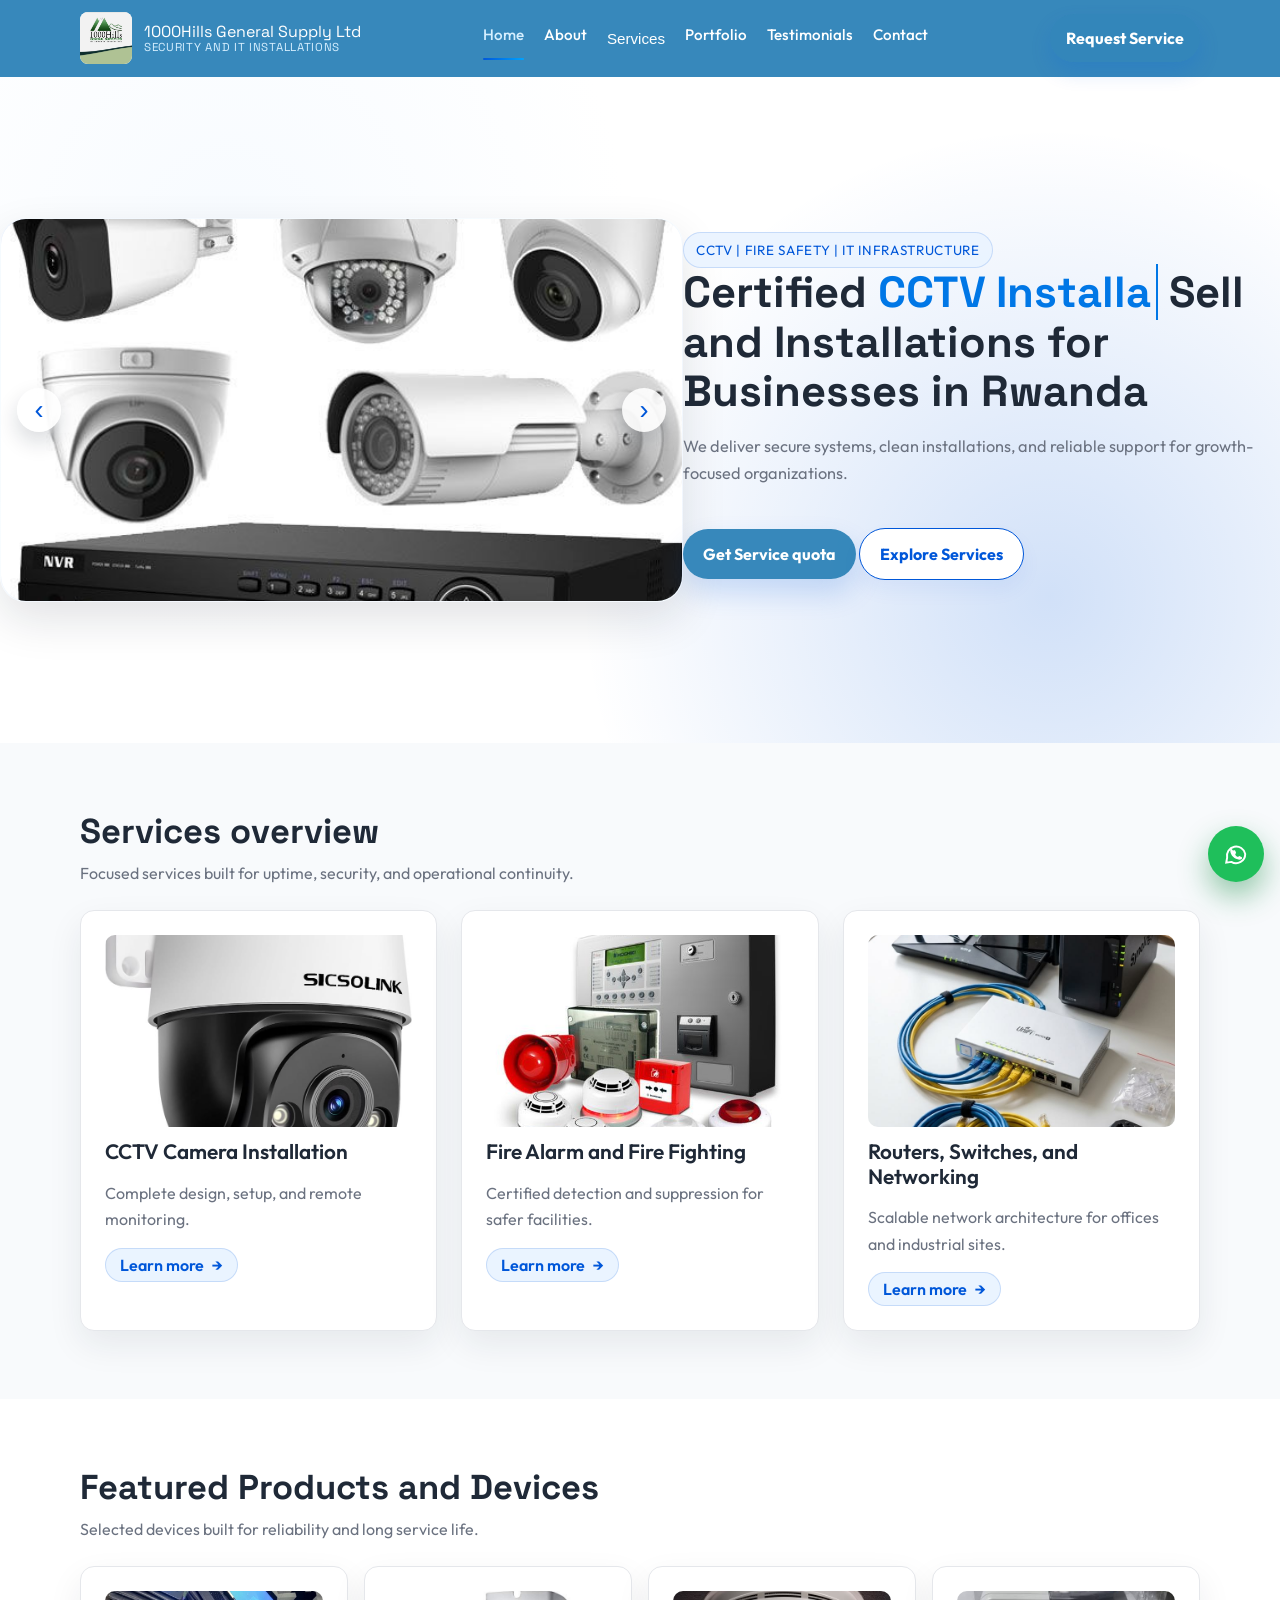
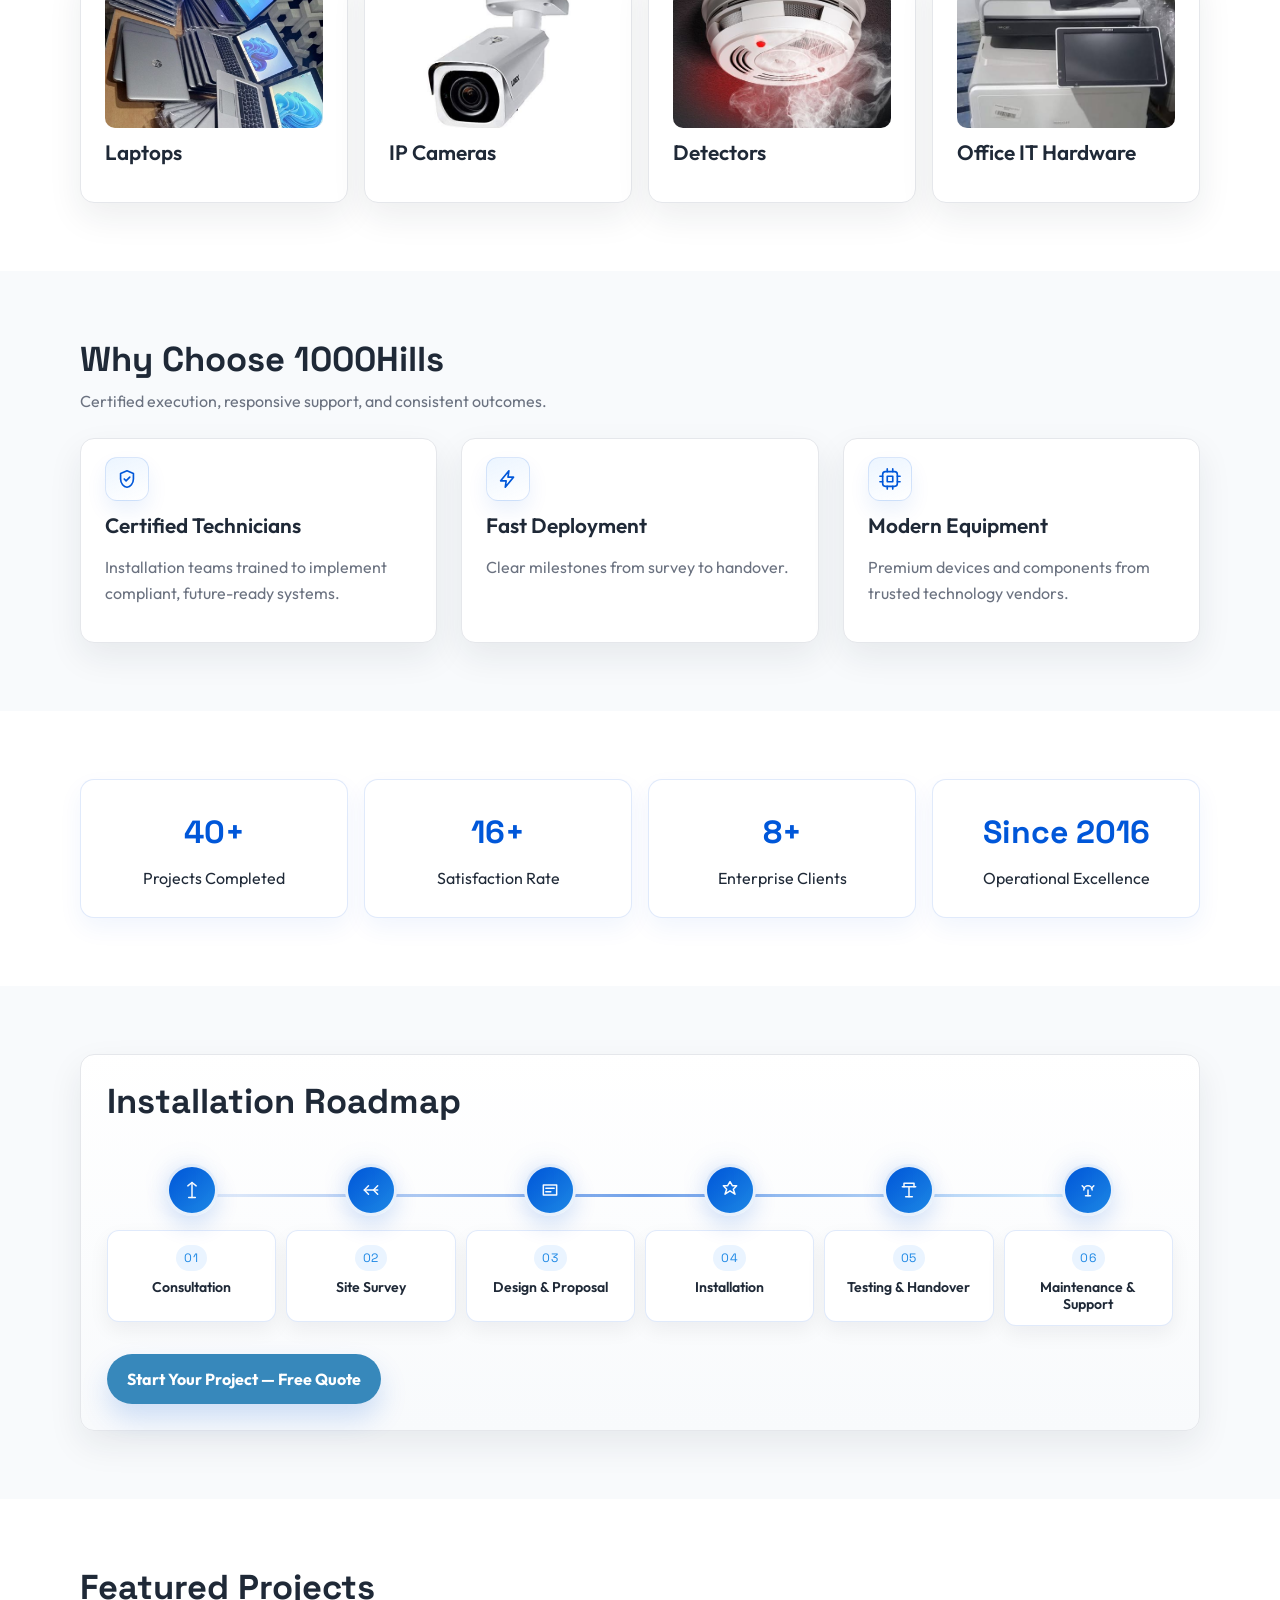
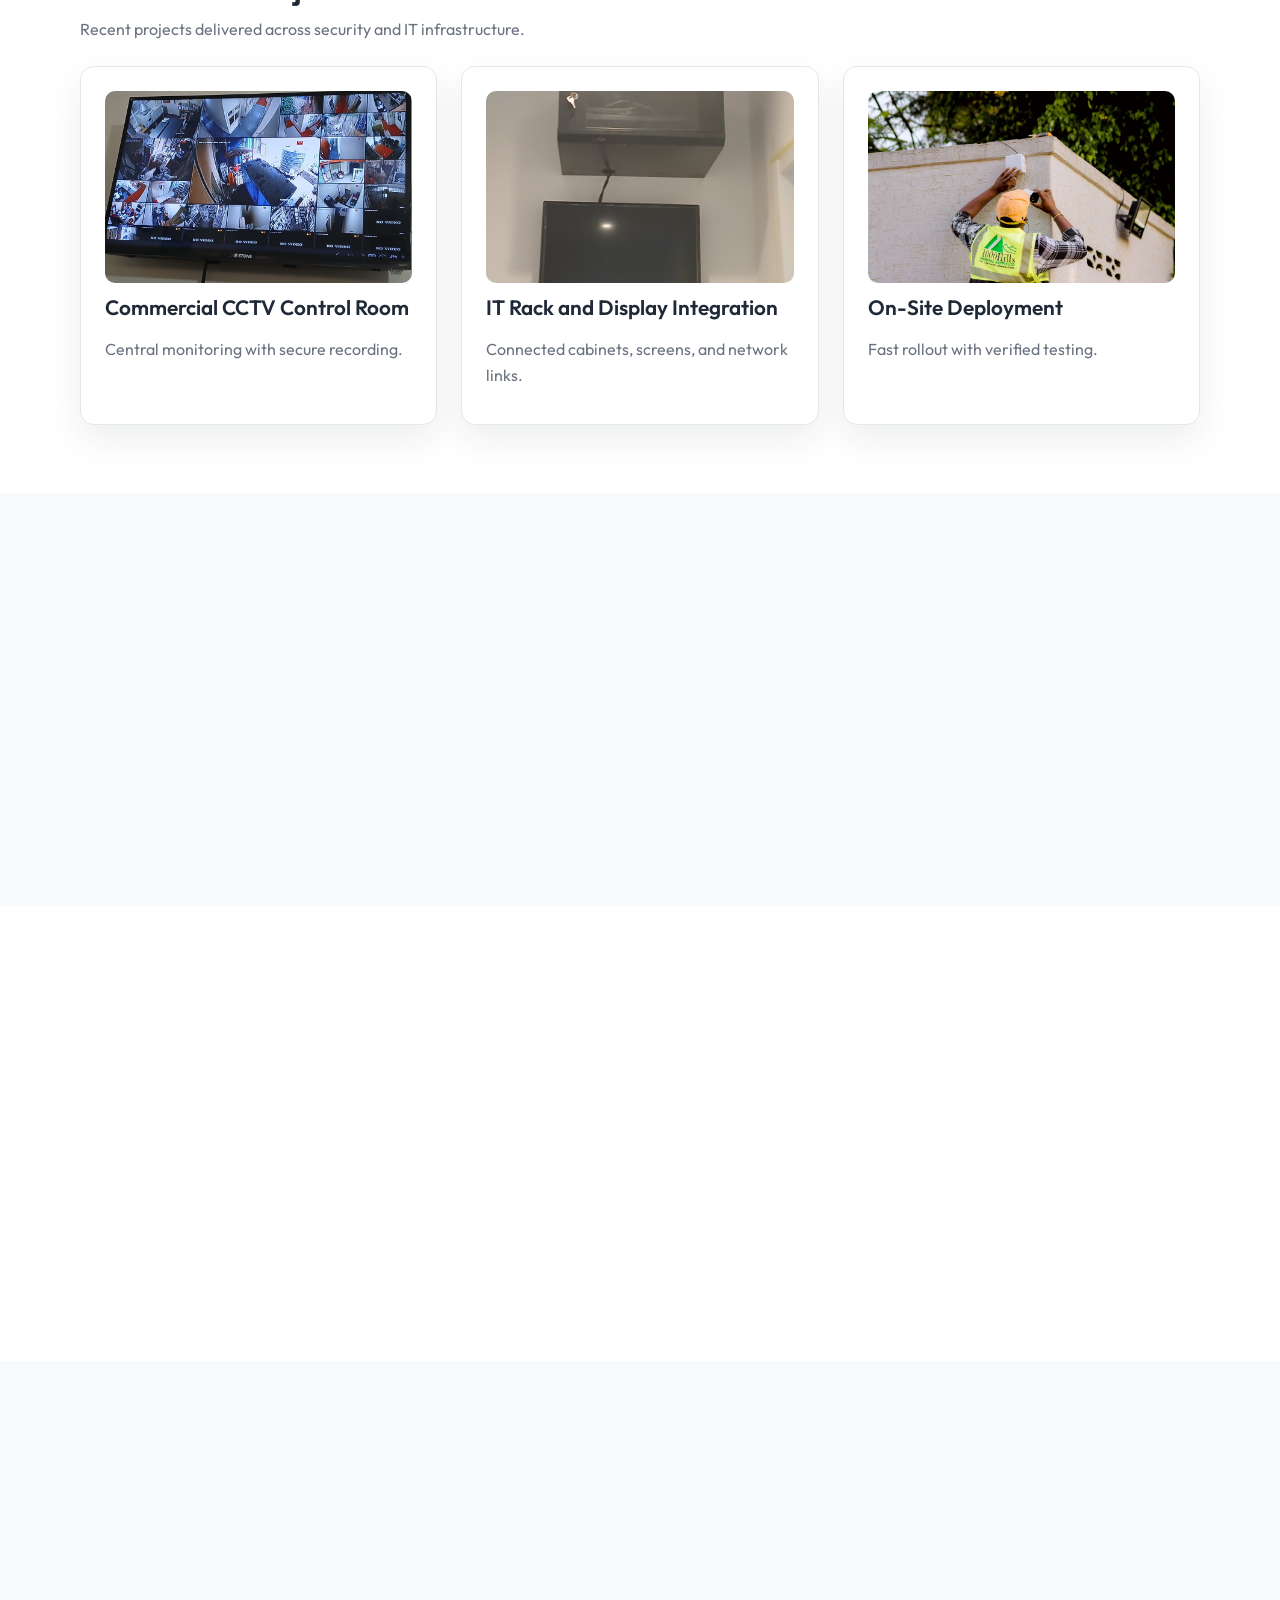
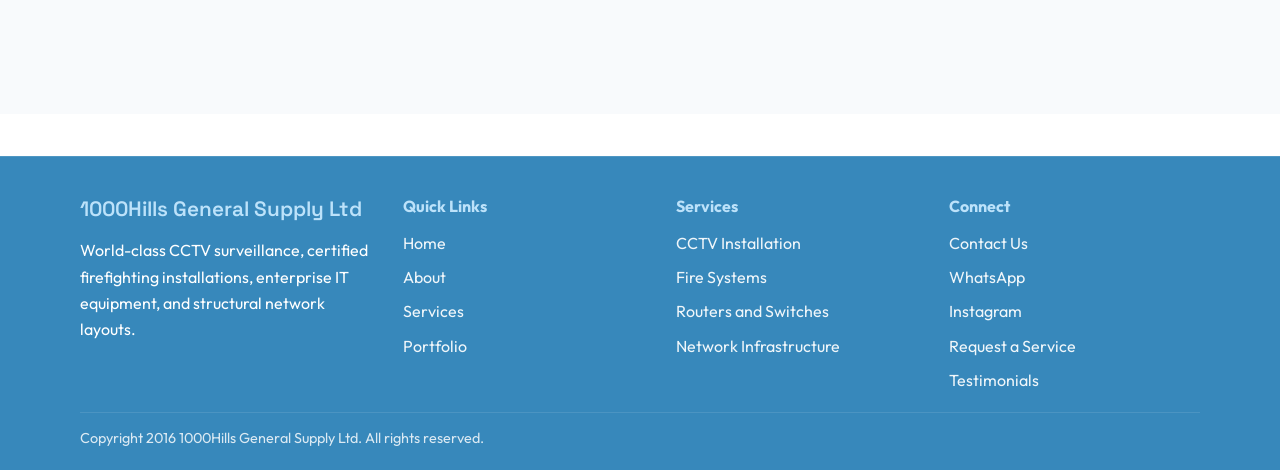
<file: index.html>
<!DOCTYPE html>
<html lang="en">
<head>
  <meta charset="UTF-8">
  <meta name="viewport" content="width=device-width, initial-scale=1.0">
  <title>Professional CCTV, Fire & Network Installations — 1000Hills</title>
  <meta name="description" content="1000Hills provides certified CCTV, fire safety, and network infrastructure installations in Rwanda. Fast quotes, certified technicians, and ongoing support.">
  <meta name="keywords" content="CCTV installation Rwanda, Fire fighting systems Rwanda, Security camera installation Kigali, Network installation Rwanda, IT equipment supplier Rwanda">
  <meta name="robots" content="index, follow">
  <link rel="canonical" href="https://www.1000hillsgeneralsupply.com/">
  <meta property="og:type" content="website">
  <meta property="og:title" content="1000Hills General Supply Ltd | Security & IT Installations Rwanda">
  <meta property="og:description" content="Professional CCTV, firefighting, networking, and enterprise IT installations in Rwanda. Certified technicians, fast quotes, ongoing support.">
  <meta property="og:url" content="https://www.1000hillsgeneralsupply.com/">
  <meta property="og:image" content="https://www.1000hillsgeneralsupply.com/images/home-hero-section.jpg">
  <meta name="twitter:card" content="summary_large_image">
  <meta name="twitter:title" content="1000Hills General Supply Ltd | Security & IT Installations Rwanda">
  <meta name="twitter:description" content="Certified CCTV, fire safety, and network infrastructure services in Rwanda. Fast quotes, certified technicians.">
  <meta name="twitter:image" content="https://www.1000hillsgeneralsupply.com/images/home-hero-section.jpg">
  <link rel="stylesheet" href="/assets/css/styles.css">
  <script type="application/ld+json">
    {
      "@context": "https://schema.org",
      "@graph": [
        {
          "@type": "WebPage",
          "@id": "https://www.1000hillsgeneralsupply.com/#webpage",
          "url": "https://www.1000hillsgeneralsupply.com/",
          "name": "CCTV, Fire & Network Installations Rwanda — 1000Hills General Supply",
          "isPartOf": {"@id": "https://www.1000hillsgeneralsupply.com/#website"},
          "breadcrumb": {
            "@type": "BreadcrumbList",
            "itemListElement": [{"@type": "ListItem", "position": 1, "name": "Home", "item": "https://www.1000hillsgeneralsupply.com/"}]
          }
        },
        {
          "@type": "Organization",
          "@id": "https://www.1000hillsgeneralsupply.com/#organization",
          "name": "1000Hills General Supply Ltd",
          "url": "https://www.1000hillsgeneralsupply.com",
          "logo": "https://www.1000hillsgeneralsupply.com/images/logo.jpeg",
          "foundingDate": "2016",
          "description": "1000Hills General Supply Ltd delivers world-class CCTV surveillance, certified firefighting installations, enterprise IT equipment, and structural network layouts."
        },
        {
          "@type": "LocalBusiness",
          "@id": "https://www.1000hillsgeneralsupply.com/#localbusiness",
          "name": "1000Hills General Supply Ltd",
          "image": "https://www.1000hillsgeneralsupply.com/images/home-hero-section.jpg",
          "url": "https://www.1000hillsgeneralsupply.com",
          "telephone": "+250-787-410-990",
          "address": {
            "@type": "PostalAddress",
            "streetAddress": "KG 123 St",
            "addressLocality": "Kigali",
            "addressCountry": "RW"
          },
          "areaServed": "Rwanda",
          "openingHours": "Mo-Sa 08:00-18:00",
          "priceRange": "$$"
        }
      ]
    }
  </script>
</head>
<body>
  <a class="skip-link" href="#main-content">Skip to main content</a>
  <div class="preloader" aria-hidden="true">
    <div class="loader-ring"></div>
  </div>

  <header class="site-header">
    <div class="container navbar">
      <a class="brand" href="/">
        <img src="/images/logo.jpeg" alt="1000Hills General Supply Ltd company logo" loading="eager">
        <span class="brand-title">1000Hills General Supply Ltd<small>Security and IT Installations</small></span>
      </a>
      <button class="mobile-toggle" data-mobile-toggle aria-label="Open menu" aria-expanded="false">☰</button>
      <nav class="nav-menu" data-nav-menu aria-label="Primary">
        <a class="nav-link" aria-current="page" href="/">Home</a>
        <a class="nav-link" href="/about/">About</a>
        <div class="mega-menu-wrapper">
          <button class="mega-trigger" data-mega-trigger aria-expanded="false">Services</button>
          <div class="mega-menu" data-mega-menu>
            <div class="mega-grid">
              <a class="mega-item" href="/services/cctv-installation/"><h4>CCTV Installation</h4><p>Smart surveillance and remote monitoring solutions.</p></a>
              <a class="mega-item" href="/services/fire-fighting-systems/"><h4>Fire Fighting Systems</h4><p>Alarm, detection, suppression, and compliance systems.</p></a>
              <a class="mega-item" href="/services/routers-switches/"><h4>Routers and Switches</h4><p>Enterprise routing, switching, and secure connectivity.</p></a>
              <a class="mega-item" href="/services/laptops-it-equipment/"><h4>Laptops and IT Equipment</h4><p>Reliable business devices and enterprise hardware supply.</p></a>
              <a class="mega-item" href="/services/network-infrastructure/"><h4>Network Infrastructure</h4><p>Structured cabling and scalable network architecture.</p></a>
              <a class="mega-item" href="/services/"><h4>All Services</h4><p>Explore complete technical and maintenance capabilities.</p></a>
            </div>
          </div>
        </div>
        <a class="nav-link" href="/portfolio/">Portfolio</a>
        <a class="nav-link" href="/testimonials/">Testimonials</a>
        <a class="nav-link" href="/contact/">Contact</a>
      </nav>
      <div class="nav-actions">
        <a class="nav-cta" href="/request-quote/">Request Service</a>
      </div>
    </div>
  </header>
  <!--  -->

  <main id="main-content">
    <section class="hero hero-full">
      <div class="hero-carousel hero-bg-carousel" data-hero-carousel aria-label="Homepage security and IT solutions image carousel">
        <div class="hero-carousel-track">
          <figure class="hero-carousel-slide active"><img src="/images/cameras.jpg" alt="Security camera systems for business surveillance" loading="eager" fetchpriority="high"></figure>
          <figure class="hero-carousel-slide"><img src="/images/ca-1.jpg" alt="CCTV camera installation equipment and layout" loading="lazy"></figure>
          <figure class="hero-carousel-slide"><img src="/images/ca-2.jpg" alt="Installed CCTV security camera for site monitoring" loading="lazy"></figure>
          <figure class="hero-carousel-slide"><img src="/images/ca-3.jpg" alt="Surveillance camera positioned for exterior coverage" loading="lazy"></figure>
          <figure class="hero-carousel-slide"><img src="/images/ca-4.jpg" alt="CCTV installation and cabling work" loading="lazy"></figure>
          <figure class="hero-carousel-slide"><img src="/images/ca-5.jpg" alt="Security camera installation project in progress" loading="lazy"></figure>
          <figure class="hero-carousel-slide"><img src="/images/ca-6.jpg" alt="Completed CCTV setup for business security" loading="lazy"></figure>
          <figure class="hero-carousel-slide"><img src="/images/worker.webp" alt="1000Hills technician on site during security system installation" loading="lazy"></figure>
          <figure class="hero-carousel-slide hero-carousel-slide--fit"><img src="/images/offer.jpeg" alt="1000Hills General Supply Ltd security and IT solutions offer" loading="lazy"></figure>
        </div>
        <button class="hero-carousel-control hero-carousel-prev" type="button" data-hero-prev aria-label="Previous hero image">‹</button>
        <button class="hero-carousel-control hero-carousel-next" type="button" data-hero-next aria-label="Next hero image">›</button>
        <div class="hero-carousel-dots" data-hero-dots aria-label="Hero carousel pagination"></div>
      </div>
      <div class="container hero-content reveal">
          <span class="pill">CCTV | Fire Safety | IT Infrastructure</span>
          <h1>Certified <span class="rotating-words" data-rotating-text data-words="CCTV Installation|Fire Protection Systems|Network Infrastructure|Enterprise IT Supply">CCTV, Fire & Network</span> Sell and Installations for Businesses in Rwanda</h1>
          <p>We deliver secure systems, clean installations, and reliable support for growth-focused organizations.</p>
          <div class="hero-cta">
            <a class="btn btn-primary" href="/request-quote/">Get Service quota</a>
            <a class="btn btn-secondary btn-hero-services" href="/services/">Explore Services</a>
          </div>
          <!-- <div class="hero-stats" role="group" aria-label="Company statistics">
            <div class="hero-stat" role="group" aria-label="Projects completed"><strong data-count="267" aria-live="polite" aria-atomic="true">267+</strong><span>Projects Completed</span></div>
            <div class="hero-stat" role="group" aria-label="Year started"><strong aria-live="polite" aria-atomic="true">2016</strong><span>Year Started</span></div>
            <div class="hero-stat" role="group" aria-label="Technical support"><strong aria-live="polite" aria-atomic="true">24/7</strong><span>Technical Support</span></div>
          </div> -->
      </div>
    </section>


    <section class="services-overview-section">
      <div class="container">
        <div class="section-head reveal">
          <h2>Services overview</h2>
          <p>Focused services built for uptime, security, and operational continuity.</p>
        </div>
        <div class="grid-3">
          <article class="card media-card reveal">
            <img src="/images/camera.jpg" alt="Bullet security camera for business surveillance systems" loading="lazy">
            <h3>CCTV Camera Installation</h3>
            <p>Complete design, setup, and remote monitoring.</p>
            <a class="service-overview-link" href="/services/cctv-installation/">Learn more</a>
          </article>
          <article class="card media-card reveal">
            <img src="/images/Fire-Alarm-System.jpg" alt="Commercial fire alarm control panel and sensors" loading="lazy">
            <h3>Fire Alarm and Fire Fighting</h3>
            <p>Certified detection and suppression for safer facilities.</p>
            <a class="service-overview-link" href="/services/fire-fighting-systems/">Learn more</a>
          </article>
          <article class="card media-card reveal">
            <img src="/images/Router.jpg" alt="Router, switch, and structured cabling setup" loading="lazy">
            <h3>Routers, Switches, and Networking</h3>
            <p>Scalable network architecture for offices and industrial sites.</p>
            <a class="service-overview-link" href="/services/network-infrastructure/">Learn more</a>
          </article>
        </div>
      </div>
    </section> 

    <section>
      <div class="container">
        <div class="section-head reveal">
          <h2>Featured Products and Devices</h2>
          <p>Selected devices built for reliability and long service life.</p>
        </div>
        <div class="grid-4">
          <article class="card media-card reveal"><img src="/images/laptops.jpg" alt="Enterprise laptops for office and technical operations" loading="lazy"><h3>Laptops</h3></article>
          <article class="card media-card reveal"><img src="/images/Zoom-IP-Bullet-Camera.jpg" alt="IP bullet camera for outdoor security surveillance" loading="lazy"><h3>IP Cameras</h3></article>
          <article class="card media-card reveal"><img src="/images/Smoke-Detectors.jpg" alt="Smoke detectors for fire alarm protection systems" loading="lazy"><h3>Detectors</h3></article>
          <article class="card media-card reveal"><img src="/images/Ricoh-Aficio-Mpc-306.jpg" alt="Office equipment and enterprise productivity hardware" loading="lazy"><h3>Office IT Hardware</h3></article>
        </div>
      </div>
    </section>

    <section>
      <div class="container">
        <div class="section-head reveal">
          <h2>Why Choose 1000Hills</h2>
          <p>Certified execution, responsive support, and consistent outcomes.</p>
        </div>
        <div class="grid-3 why-choose-grid">
          <article class="card reveal why-choose-card">
            <span class="why-icon" aria-hidden="true">
              <svg viewBox="0 0 24 24" fill="none" stroke="currentColor" stroke-width="1.8" stroke-linecap="round" stroke-linejoin="round">
                <path d="M12 3l7 3v6c0 5-3.5 8.5-7 9-3.5-.5-7-4-7-9V6l7-3z" />
                <path d="M9 12l2 2 4-4" />
              </svg>
            </span>
            <h3>Certified Technicians</h3>
            <p>Installation teams trained to implement compliant, future-ready systems.</p>
          </article>
          <article class="card reveal why-choose-card">
            <span class="why-icon" aria-hidden="true">
              <svg viewBox="0 0 24 24" fill="none" stroke="currentColor" stroke-width="1.8" stroke-linecap="round" stroke-linejoin="round">
                <path d="M13 3L4 14h6l-1 7 9-11h-6l1-7z" />
              </svg>
            </span>
            <h3>Fast Deployment</h3>
            <p>Clear milestones from survey to handover.</p>
          </article>
          <article class="card reveal why-choose-card">
            <span class="why-icon" aria-hidden="true">
              <svg viewBox="0 0 24 24" fill="none" stroke="currentColor" stroke-width="1.8" stroke-linecap="round" stroke-linejoin="round">
                <rect x="4" y="4" width="16" height="16" rx="3" />
                <path d="M9 9h6v6H9z" />
                <path d="M9 1v3M15 1v3M9 20v3M15 20v3M1 9h3M1 15h3M20 9h3M20 15h3" />
              </svg>
            </span>
            <h3>Modern Equipment</h3>
            <p>Premium devices and components from trusted technology vendors.</p>
          </article>
        </div>
      </div>
    </section>

    <section>
      <div class="container grid-4">
        <div class="counter reveal"><strong data-count="267">267+</strong>Projects Completed</div>
        <div class="counter reveal"><strong data-count="98">98+</strong>Satisfaction Rate</div>
        <div class="counter reveal"><strong data-count="32">32+</strong>Enterprise Clients</div>
        <div class="counter reveal"><strong>Since 2016</strong>Operational Excellence</div>
      </div>
    </section>

    <section>
      <div class="container">
        <article class="card reveal roadmap-panel">
          <div class="section-head roadmap-head">
            <h2>Installation Roadmap</h2>
            
          </div>
          <div class="roadmap-track" aria-label="Installation roadmap">
            <div class="roadmap-step roadmap-step-top">
              <div class="roadmap-icon" aria-hidden="true">
                <svg viewBox="0 0 24 24" fill="none" stroke="currentColor" stroke-width="1.8" stroke-linecap="round" stroke-linejoin="round">
                  <path d="M12 3v18" />
                  <path d="M7 7l5-4 5 4" />
                  <path d="M8 21h8" />
                </svg>
              </div>
              <div>
                <span class="roadmap-badge">01</span>
                <h3>Consultation</h3>
                
              </div>
            </div>
            <div class="roadmap-step roadmap-step-bottom">
              <div class="roadmap-icon" aria-hidden="true">
                <svg viewBox="0 0 24 24" fill="none" stroke="currentColor" stroke-width="1.8" stroke-linecap="round" stroke-linejoin="round">
                  <path d="M4 12h16" />
                  <path d="M9 7l-5 5 5 5" />
                  <path d="M20 7l-5 5 5 5" />
                </svg>
              </div>
              <div>
                <span class="roadmap-badge">02</span>
                <h3>Site Survey</h3>
                
              </div>
            </div>
            <div class="roadmap-step roadmap-step-top">
              <div class="roadmap-icon" aria-hidden="true">
                <svg viewBox="0 0 24 24" fill="none" stroke="currentColor" stroke-width="1.8" stroke-linecap="round" stroke-linejoin="round">
                  <path d="M4 6h16v12H4z" />
                  <path d="M7 10h10" />
                  <path d="M7 14h6" />
                </svg>
              </div>
              <div>
                <span class="roadmap-badge">03</span>
                <h3>Design & Proposal</h3>
                
              </div>
            </div>
            <div class="roadmap-step roadmap-step-bottom">
              <div class="roadmap-icon" aria-hidden="true">
                <svg viewBox="0 0 24 24" fill="none" stroke="currentColor" stroke-width="1.8" stroke-linecap="round" stroke-linejoin="round">
                  <path d="M12 2l3 5h5l-4 4 2 6-6-4-6 4 2-6-4-4h5z" />
                </svg>
              </div>
              <div>
                <span class="roadmap-badge">04</span>
                <h3>Installation</h3>
                
              </div>
            </div>
            <div class="roadmap-step roadmap-step-top">
              <div class="roadmap-icon" aria-hidden="true">
                <svg viewBox="0 0 24 24" fill="none" stroke="currentColor" stroke-width="1.8" stroke-linecap="round" stroke-linejoin="round">
                  <path d="M4 8h16" />
                  <path d="M6 8V4h12v4" />
                  <path d="M8 20h8" />
                  <path d="M12 8v12" />
                </svg>
              </div>
              <div>
                <span class="roadmap-badge">05</span>
                <h3>Testing & Handover</h3>
                
              </div>
            </div>
            <div class="roadmap-step roadmap-step-bottom">
              <div class="roadmap-icon" aria-hidden="true">
                <svg viewBox="0 0 24 24" fill="none" stroke="currentColor" stroke-width="1.8" stroke-linecap="round" stroke-linejoin="round">
                  <path d="M7 12a5 5 0 0 1 10 0" />
                  <path d="M12 12v7" />
                  <path d="M9 19h6" />
                  <path d="M5 7l3 3" />
                  <path d="M19 7l-3 3" />
                </svg>
              </div>
              <div>
                <span class="roadmap-badge">06</span>
                <h3>Maintenance & Support</h3>
                
              </div>
            </div>
          </div>
          <a class="btn btn-primary roadmap-cta" href="/request-quote/">Start Your Project — Free Quote</a>
        </article>
      </div>
    </section>

    <section>
      <div class="container">
        <div class="section-head reveal"><h2>Featured Projects</h2><p>Recent projects delivered across security and IT infrastructure.</p></div>
        <div class="grid-3" data-portfolio>
          <article class="card media-card reveal" data-category="cctv"><img src="/images/live-camera.jpeg" alt="Live multi-camera surveillance monitor installed for security operations" loading="lazy"><h3>Commercial CCTV Control Room</h3><p>Central monitoring with secure recording.</p></article>
          <article class="card media-card reveal" data-category="network"><img src="/images/tv-installation.jpeg" alt="Installed communication and display hardware on site" loading="lazy"><h3>IT Rack and Display Integration</h3><p>Connected cabinets, screens, and network links.</p></article>
          <article class="card media-card reveal" data-category="field"><img src="/images/worker.webp" alt="Technicians delivering installation project at client location" loading="lazy"><h3>On-Site Deployment</h3><p>Fast rollout with verified testing.</p></article>
        </div>
      </div>
    </section>

    <section class="partners-section">
      <div class="container">
        <div class="section-head reveal"><h2>Partners</h2><p>Organizations and venues we have supported with reliable technical solutions.</p></div>
        <div class="partners-marquee reveal" aria-label="Partner logos">
          <div class="partners-track">
            <article class="partner-card"><img src="/images/jalia.jpeg" alt="Jalia partner logo" loading="lazy"></article>
            <article class="partner-card"><img src="/images/kigufi_resort.jpeg" alt="Kigufi Hill Agape Resort partner logo" loading="lazy"><h3>Kigufi Hill Agape Resort</h3></article>
            <article class="partner-card"><img src="/images/kabgayi.jpeg" alt="Hotel Saint Andree Kabgayi partner logo" loading="lazy"><h3>Hotel Saint Andree Kabgayi</h3></article>
            <article class="partner-card"><img src="/images/jalia.jpeg" alt="Jalia partner logo" loading="lazy"></article>
            <article class="partner-card"><img src="/images/kigufi_resort.jpeg" alt="Kigufi Hill Agape Resort partner logo" loading="lazy"><h3>Kigufi Hill Agape Resort</h3></article>
            <article class="partner-card"><img src="/images/kabgayi.jpeg" alt="Hotel Saint Andree Kabgayi partner logo" loading="lazy"><h3>Hotel Saint Andree Kabgayi</h3></article>
              <article class="partner-card"><img src="/images/coffee_shop.jpeg" alt=" Rubia roaster coffee shop partner logo" loading="lazy"><h3> Rubia roaster coffee shop</h3></article>
          </div>
        </div>
      </div>
    </section>

    <section>
      <div class="container">
        <div class="section-head reveal"><h2>Client Testimonials</h2><p>Trusted by teams that need speed, quality, and uptime.</p></div>
        <div class="card testimonial-track reveal" data-slider>
          <div class="testimonial-slides">
            <article class="testimonial">
              <div class="quote-mark">"</div>
              <p>Our CCTV rollout was smooth, clear, and professionally delivered.</p>
              <strong>Operations Manager, Retail Group</strong>
            </article>
            <article class="testimonial">
              <div class="quote-mark">"</div>
              <p>The fire system installation was compliant, fast, and clean.</p>
              <strong>Facility Administrator, Industrial Client</strong>
            </article>
            <article class="testimonial">
              <div class="quote-mark">"</div>
              <p>They delivered a stable network with zero operational disruption.</p>
              <strong>IT Lead, Corporate Client</strong>
            </article>
          </div>
          <div class="slider-controls">
            <button class="icon-btn" data-prev aria-label="Previous testimonial">Prev</button>
            <button class="icon-btn" data-next aria-label="Next testimonial">Next</button>
          </div>
        </div>
      </div>
    </section>

    <section>
      <div class="container banner reveal">
        <h2>Need a Reliable Installation Partner?</h2>
        <p>Get a clear proposal for CCTV, fire systems, and network infrastructure.</p>
        <a class="btn btn-primary" href="/request-quote/">Request a Service</a>
      </div>
    </section>
  </main>

  <footer class="site-footer">
    <div class="container footer-grid">
      <div>
        <h3 class="footer-title">1000Hills General Supply Ltd</h3>
        <p>World-class CCTV surveillance, certified firefighting installations, enterprise IT equipment, and structural network layouts.</p>
      </div>
      <div>
        <h4>Quick Links</h4>
        <div class="footer-links">
          <a href="/">Home</a>
          <a href="/about/">About</a>
          <a href="/services/">Services</a>
          <a href="/portfolio/">Portfolio</a>
        </div>
      </div>
      <div>
        <h4>Services</h4>
        <div class="footer-links">
          <a href="/services/cctv-installation/">CCTV Installation</a>
          <a href="/services/fire-fighting-systems/">Fire Systems</a>
          <a href="/services/routers-switches/">Routers and Switches</a>
          <a href="/services/network-infrastructure/">Network Infrastructure</a>
        </div>
      </div>
      <div>
        <h4>Connect</h4>
        <div class="footer-links">
          <a href="/contact/">Contact Us</a>
          <a href="https://wa.me/250787410990">WhatsApp</a>
          <a href="https://www.instagram.com/1000hillsgeneralsupplyltd?utm_source=qr&igsh=eDlnM3ZrcW91emtj">Instagram</a>
          <a href="/request-quote/">Request a Service</a>
          <a href="/testimonials/">Testimonials</a>
        </div>
      </div>
    </div>
    <div class="container footer-bottom">Copyright 2016 1000Hills General Supply Ltd. All rights reserved.</div>
  </footer>

  <a class="whatsapp-float" href="https://wa.me/250787410990" aria-label="Chat with us on WhatsApp">WhatsApp</a>
  <script defer src="/assets/js/main.js"></script>
</body>
</html>
</file>
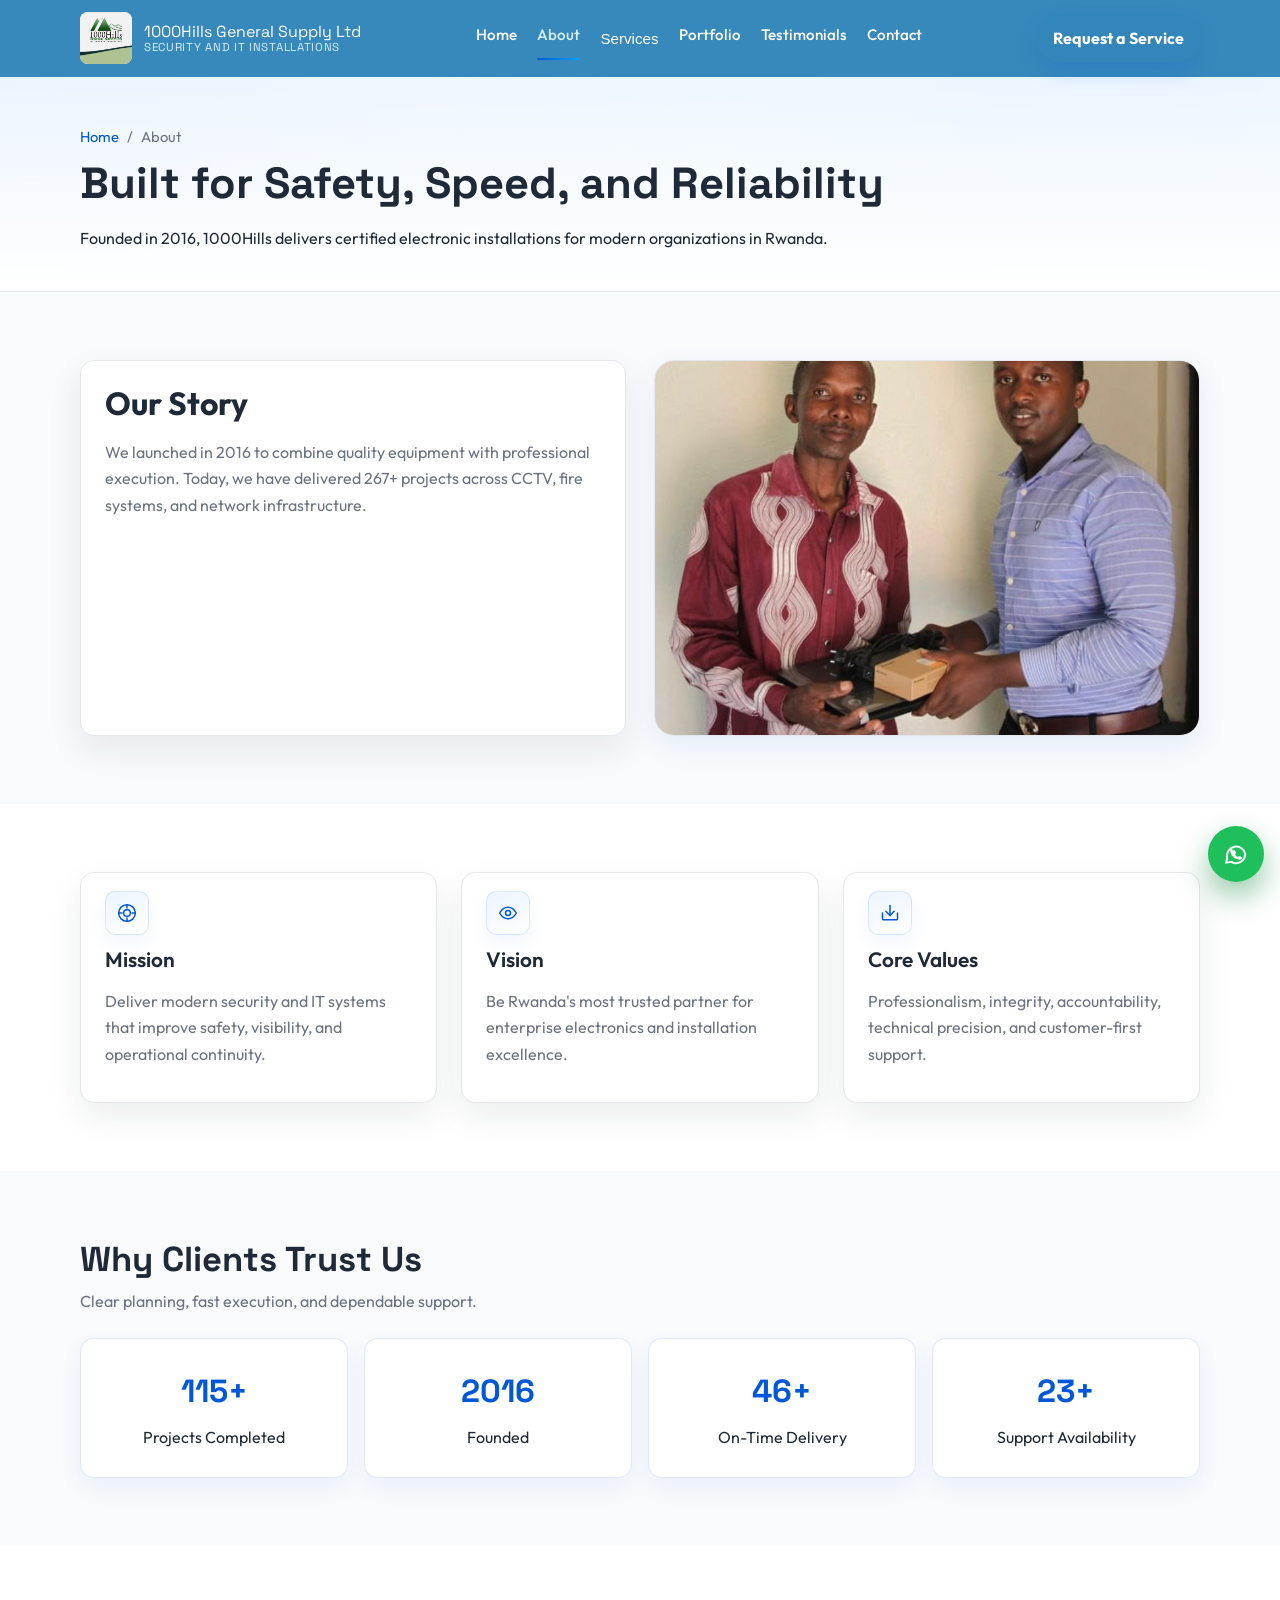
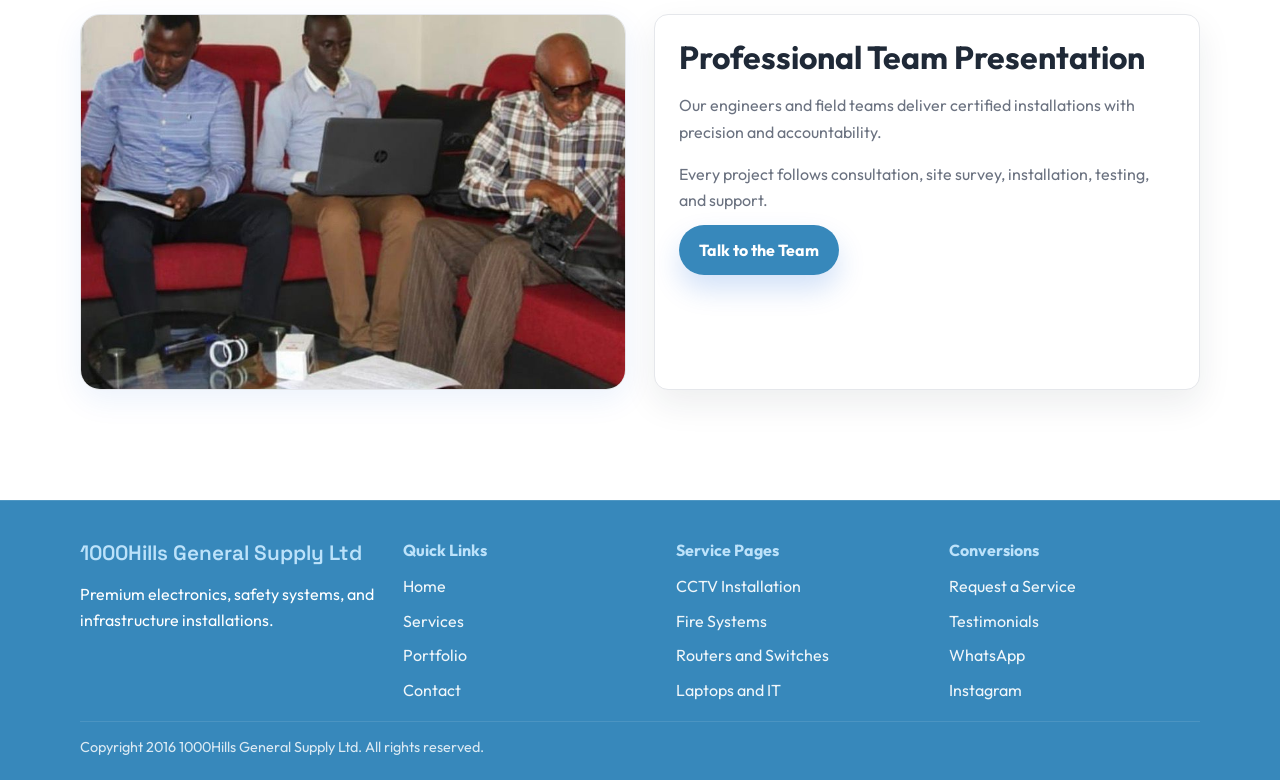
<file: about/index.html>
<!DOCTYPE html>
<html lang="en">
<head>
  <meta charset="UTF-8">
  <meta name="viewport" content="width=device-width, initial-scale=1.0">
  <title>About 1000Hills General Supply Ltd | Founded 2016</title>
  <meta name="description" content="Learn about 1000Hills General Supply Ltd, founded in 2016, with 267+ completed projects in CCTV, fire systems, and network infrastructure across Rwanda.">
  <meta name="robots" content="index, follow">
  <link rel="canonical" href="https://www.1000hillsgeneralsupply.com/about/">
  <meta property="og:type" content="website">
  <meta property="og:title" content="About 1000Hills General Supply Ltd | Founded 2016, Kigali Rwanda">
  <meta property="og:description" content="Learn about 1000Hills General Supply Ltd — founded 2016, 267+ projects in CCTV, fire systems, and network infrastructure across Rwanda.">
  <meta property="og:url" content="https://www.1000hillsgeneralsupply.com/about/">
  <meta property="og:image" content="https://www.1000hillsgeneralsupply.com/images/on-site1.jpeg">
  <meta name="twitter:card" content="summary_large_image">
  <meta name="twitter:title" content="About 1000Hills General Supply Ltd | Founded 2016">
  <meta name="twitter:description" content="Trusted electronics and installation company in Rwanda since 2016.">
  <meta name="twitter:image" content="https://www.1000hillsgeneralsupply.com/images/on-site1.jpeg">
  <link rel="stylesheet" href="/assets/css/styles.css">
  <script type="application/ld+json">
    {
      "@context": "https://schema.org",
      "@graph": [
        {
          "@type": "WebPage",
          "@id": "https://www.1000hillsgeneralsupply.com/about/#webpage",
          "url": "https://www.1000hillsgeneralsupply.com/about/",
          "name": "About 1000Hills General Supply Ltd | Founded 2016",
          "breadcrumb": {
            "@type": "BreadcrumbList",
            "itemListElement": [
              {"@type": "ListItem", "position": 1, "name": "Home", "item": "https://www.1000hillsgeneralsupply.com/"},
              {"@type": "ListItem", "position": 2, "name": "About", "item": "https://www.1000hillsgeneralsupply.com/about/"}
            ]
          }
        },
        {
          "@type": "Organization",
          "name": "1000Hills General Supply Ltd",
          "url": "https://www.1000hillsgeneralsupply.com",
          "foundingDate": "2016",
          "description": "Premium electronics and installation company based in Rwanda.",
          "logo": "https://www.1000hillsgeneralsupply.com/images/logo.jpeg"
        },
        {
          "@type": "LocalBusiness",
          "name": "1000Hills General Supply Ltd",
          "areaServed": "Rwanda",
          "address": {
            "@type": "PostalAddress",
            "addressLocality": "Kigali",
            "addressCountry": "RW"
          }
        }
      ]
    }
  </script>
</head>
<body>
  <div class="preloader" aria-hidden="true"><div class="loader-ring"></div></div>
  <header class="site-header">
    <div class="container navbar">
      <a class="brand" href="/"><img src="/images/logo.jpeg" alt="1000Hills General Supply Ltd logo" loading="eager"><span class="brand-title">1000Hills General Supply Ltd<small>Security and IT Installations</small></span></a>
      <button class="mobile-toggle" data-mobile-toggle aria-label="Open menu" aria-expanded="false">Menu</button>
      <nav class="nav-menu" data-nav-menu>
        <a class="nav-link" href="/">Home</a>
        <a class="nav-link" aria-current="page" href="/about/">About</a>
        <div class="mega-menu-wrapper">
          <button class="mega-trigger" data-mega-trigger aria-expanded="false">Services</button>
          <div class="mega-menu" data-mega-menu><div class="mega-grid">
            <a class="mega-item" href="/services/cctv-installation/"><h4>CCTV Installation</h4><p>Smart surveillance systems.</p></a>
            <a class="mega-item" href="/services/fire-fighting-systems/"><h4>Fire Fighting Systems</h4><p>Certified protection solutions.</p></a>
            <a class="mega-item" href="/services/routers-switches/"><h4>Routers and Switches</h4><p>Secure network backbone.</p></a>
            <a class="mega-item" href="/services/laptops-it-equipment/"><h4>Laptops and IT Equipment</h4><p>Enterprise-grade supply.</p></a>
            <a class="mega-item" href="/services/network-infrastructure/"><h4>Network Infrastructure</h4><p>Structured cabling systems.</p></a>
            <a class="mega-item" href="/services/"><h4>All Services</h4><p>Complete capabilities.</p></a>
          </div></div>
        </div>
        <a class="nav-link" href="/portfolio/">Portfolio</a>
        <a class="nav-link" href="/testimonials/">Testimonials</a>
        <a class="nav-link" href="/contact/">Contact</a>
      </nav>
      <a class="nav-cta" href="/request-quote/">Request a Service</a>
    </div>
  </header>

  <main>
    <section class="page-hero">
      <div class="container reveal">
        <nav class="breadcrumbs" aria-label="Breadcrumb"><a href="/">Home</a><span>/</span><span>About</span></nav>
        <h1>Built for Safety, Speed, and Reliability</h1>
        <p>Founded in 2016, 1000Hills delivers certified electronic installations for modern organizations in Rwanda.</p>
      </div>
    </section>

    <section>
      <div class="container grid-2">
        <article class="card reveal">
          <h2>Our Story</h2>
          <p>We launched in 2016 to combine quality equipment with professional execution. Today, we have delivered 267+ projects across CCTV, fire systems, and network infrastructure.</p>
        </article>
        <div class="image-card reveal"><img src="/images/on-site2.jpeg" alt="1000Hills team member handing over technology equipment to client" loading="lazy"></div>
      </div>
    </section>

    <section>
      <div class="container grid-3">
        <article class="card reveal mv-card">
          <span class="mv-icon" aria-hidden="true">
            <svg viewBox="0 0 24 24" fill="none" stroke="currentColor" stroke-width="1.8" stroke-linecap="round" stroke-linejoin="round">
              <circle cx="12" cy="12" r="10" />
              <circle cx="12" cy="12" r="4" />
              <path d="M12 2v4M22 12h-4M12 22v-4M2 12h4" />
            </svg>
          </span>
          <h3>Mission</h3>
          <p>Deliver modern security and IT systems that improve safety, visibility, and operational continuity.</p>
        </article>

        <article class="card reveal mv-card">
          <span class="mv-icon" aria-hidden="true">
            <svg viewBox="0 0 24 24" fill="none" stroke="currentColor" stroke-width="1.8" stroke-linecap="round" stroke-linejoin="round">
              <path d="M2 12s4-7 10-7 10 7 10 7-4 7-10 7S2 12 2 12z" />
              <circle cx="12" cy="12" r="3" />
            </svg>
          </span>
          <h3>Vision</h3>
          <p>Be Rwanda's most trusted partner for enterprise electronics and installation excellence.</p>
        </article>

        <article class="card reveal mv-card">
          <span class="mv-icon" aria-hidden="true">
            <svg viewBox="0 0 24 24" fill="none" stroke="currentColor" stroke-width="1.8" stroke-linecap="round" stroke-linejoin="round">
              <path d="M21 12v7a1 1 0 0 1-1 1H4a1 1 0 0 1-1-1v-7" />
              <path d="M7 10l5 5 5-5" />
              <path d="M12 15V3" />
            </svg>
          </span>
          <h3>Core Values</h3>
          <p>Professionalism, integrity, accountability, technical precision, and customer-first support.</p>
        </article>
      </div>
    </section>

    <section>
      <div class="container">
        <div class="section-head reveal"><h2>Why Clients Trust Us</h2><p>Clear planning, fast execution, and dependable support.</p></div>
        <div class="grid-4">
          <div class="counter reveal"><strong data-count="267">267+</strong>Projects Completed</div>
          <div class="counter reveal"><strong>2016</strong>Founded</div>
          <div class="counter reveal"><strong data-count="99">99+</strong>On-Time Delivery</div>
          <div class="counter reveal"><strong data-count="24">24+</strong>Support Availability</div>
        </div>
      </div>
    </section>

    <section>
      <div class="container grid-2">
        <div class="image-card reveal"><img src="/images/team.jpeg" alt="Installation technician at client location during system setup" loading="lazy"></div>
        <article class="card reveal">
          <h2>Professional Team Presentation</h2>
          <p>Our engineers and field teams deliver certified installations with precision and accountability.</p>
          <p>Every project follows consultation, site survey, installation, testing, and support.</p>
          <a class="btn btn-primary" href="/request-quote/">Talk to the Team</a>
        </article>
      </div>
    </section>
  </main>

  <footer class="site-footer">
    <div class="container footer-grid">
      <div><h3 class="footer-title">1000Hills General Supply Ltd</h3><p>Premium electronics, safety systems, and infrastructure installations.</p></div>
      <div><h4>Quick Links</h4><div class="footer-links"><a href="/">Home</a><a href="/services/">Services</a><a href="/portfolio/">Portfolio</a><a href="/contact/">Contact</a></div></div>
      <div><h4>Service Pages</h4><div class="footer-links"><a href="/services/cctv-installation/">CCTV Installation</a><a href="/services/fire-fighting-systems/">Fire Systems</a><a href="/services/routers-switches/">Routers and Switches</a><a href="/services/laptops-it-equipment/">Laptops and IT</a></div></div>
      <div><h4>Conversions</h4><div class="footer-links"><a href="/request-quote/">Request a Service</a><a href="/testimonials/">Testimonials</a><a href="https://wa.me/250787410990">WhatsApp</a><a href="https://www.instagram.com/1000hillsgeneralsupplyltd?utm_source=qr&igsh=eDlnM3ZrcW91emtj">Instagram</a></div></div>
    </div>
    <div class="container footer-bottom">Copyright 2016 1000Hills General Supply Ltd. All rights reserved.</div>
  </footer>

  <a class="whatsapp-float" href="https://wa.me/250787410990" aria-label="Chat on WhatsApp">WhatsApp</a>
  <script defer src="/assets/js/main.js"></script>
</body>
</html>
</file>
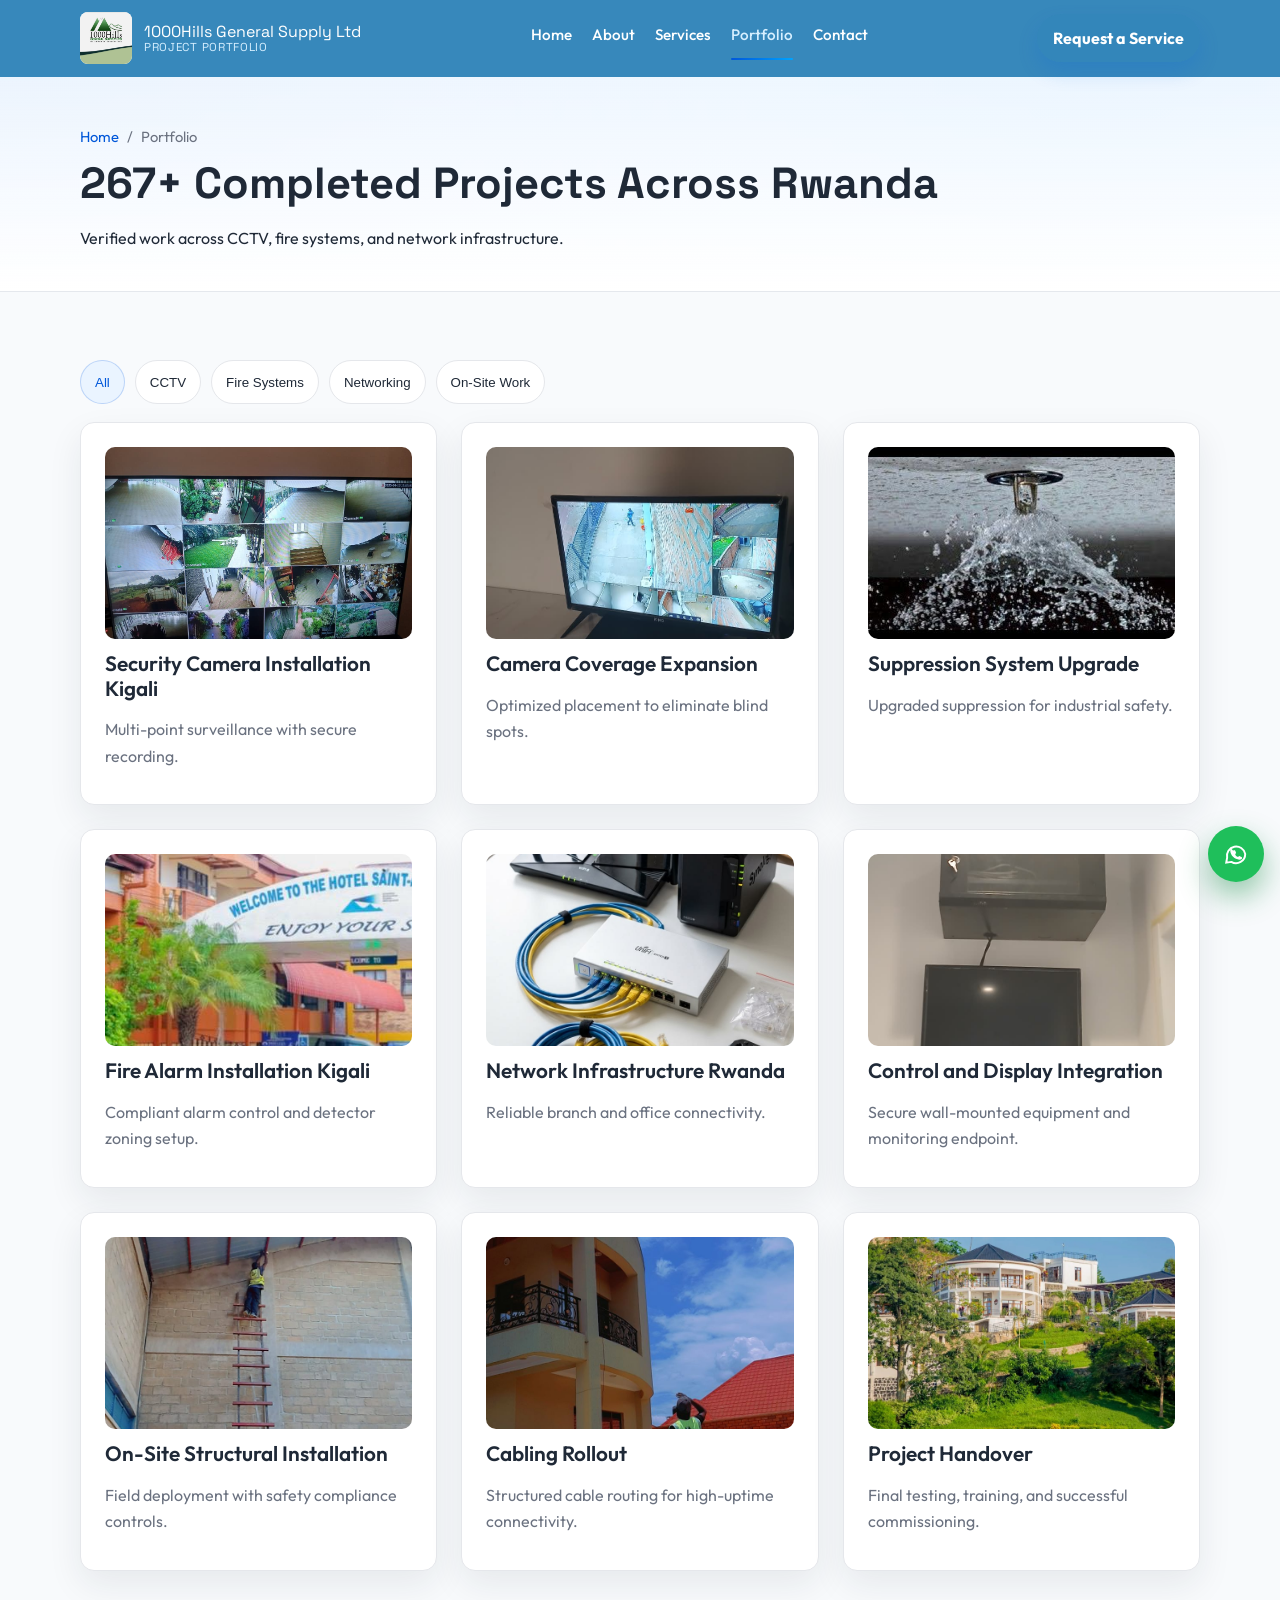
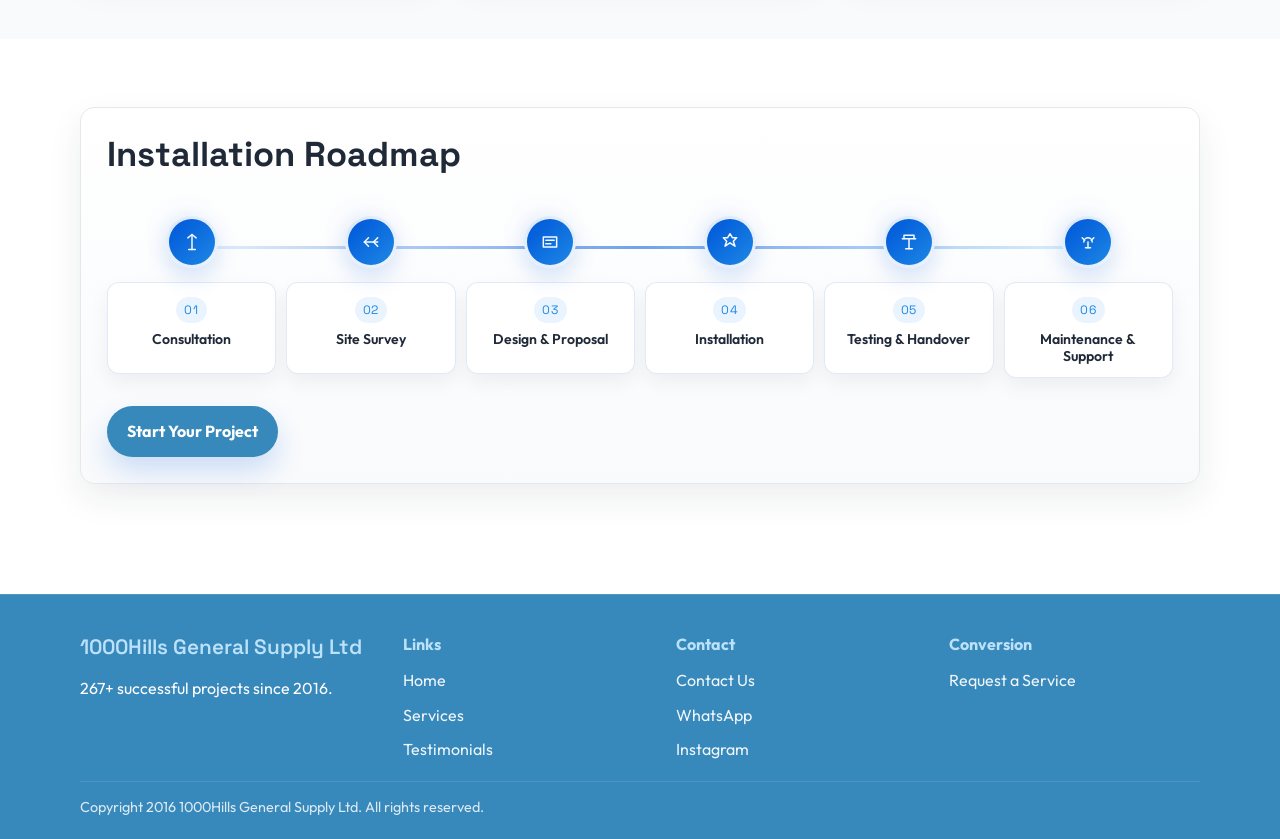
<file: portfolio/index.html>
<!DOCTYPE html>
<html lang="en">
<head>
  <meta charset="UTF-8">
  <meta name="viewport" content="width=device-width, initial-scale=1.0">
  <title>Portfolio | CCTV, Fire & Network Projects — 1000Hills Rwanda</title>
  <meta name="description" content="Browse 267+ completed projects by 1000Hills General Supply Ltd including CCTV installations, fire systems, and network infrastructure across Rwanda.">
  <meta name="robots" content="index, follow">
  <link rel="canonical" href="https://www.1000hillsgeneralsupply.com/portfolio/">
  <meta property="og:type" content="website">
  <meta property="og:title" content="Portfolio | CCTV, Fire & Network Projects — 1000Hills Rwanda">
  <meta property="og:description" content="Real installation projects delivered by our certified team in Rwanda. CCTV, fire systems, and network infrastructure.">
  <meta property="og:url" content="https://www.1000hillsgeneralsupply.com/portfolio/">
  <meta property="og:image" content="https://www.1000hillsgeneralsupply.com/images/live-camera2.jpeg">
  <meta name="twitter:card" content="summary_large_image">
  <meta name="twitter:title" content="1000Hills Project Portfolio | Rwanda">
  <meta name="twitter:description" content="Explore CCTV, fire safety, and networking project work by 1000Hills General Supply Ltd.">
  <meta name="twitter:image" content="https://www.1000hillsgeneralsupply.com/images/live-camera2.jpeg">
  <link rel="stylesheet" href="/assets/css/styles.css">
  <script type="application/ld+json">
    {
      "@context": "https://schema.org",
      "@graph": [
        {
          "@type": "WebPage",
          "@id": "https://www.1000hillsgeneralsupply.com/portfolio/#webpage",
          "url": "https://www.1000hillsgeneralsupply.com/portfolio/",
          "name": "Portfolio | CCTV, Fire & Network Projects — 1000Hills Rwanda",
          "breadcrumb": {
            "@type": "BreadcrumbList",
            "itemListElement": [
              {"@type": "ListItem", "position": 1, "name": "Home", "item": "https://www.1000hillsgeneralsupply.com/"},
              {"@type": "ListItem", "position": 2, "name": "Portfolio", "item": "https://www.1000hillsgeneralsupply.com/portfolio/"}
            ]
          }
        },
        {"@type": "Organization", "name": "1000Hills General Supply Ltd", "url": "https://www.1000hillsgeneralsupply.com"},
        {"@type": "LocalBusiness", "name": "1000Hills General Supply", "url": "https://www.1000hillsgeneralsupply.com", "address": {"@type": "PostalAddress", "streetAddress": "KG 123 St", "addressLocality": "Kigali", "addressCountry": "RW"}, "areaServed": "Rwanda"}
      ]
    }
  </script>
</head>
<body>
  <div class="preloader" aria-hidden="true"><div class="loader-ring"></div></div>
  <header class="site-header">
    <div class="container navbar">
      <a class="brand" href="/"><img src="/images/logo.jpeg" alt="1000Hills company logo" loading="eager"><span class="brand-title">1000Hills General Supply Ltd<small>Project Portfolio</small></span></a>
      <button class="mobile-toggle" data-mobile-toggle aria-label="Open menu" aria-expanded="false">☰</button>
      <nav class="nav-menu" data-nav-menu><a class="nav-link" href="/">Home</a><a class="nav-link" href="/about/">About</a><a class="nav-link" href="/services/">Services</a><a class="nav-link" aria-current="page" href="/portfolio/">Portfolio</a><a class="nav-link" href="/contact/">Contact</a></nav>
      <a class="nav-cta" href="/request-quote/">Request a Service</a>
    </div>
  </header>

  <main>
    <section class="page-hero">
      <div class="container reveal">
        <nav class="breadcrumbs" aria-label="Breadcrumb"><a href="/">Home</a><span>/</span><span>Portfolio</span></nav>
        <h1>267+ Completed Projects Across Rwanda</h1>
        <p>Verified work across CCTV, fire systems, and network infrastructure.</p>
      </div>
    </section>

    <section>
      <div class="container">
        <div class="filters reveal">
          <button class="filter-btn active" data-filter="all">All</button>
          <button class="filter-btn" data-filter="cctv">CCTV</button>
          <button class="filter-btn" data-filter="fire">Fire Systems</button>
          <button class="filter-btn" data-filter="network">Networking</button>
          <button class="filter-btn" data-filter="field">On-Site Work</button>
        </div>
        <div class="grid-3" data-portfolio>
          <article class="card media-card reveal" data-category="cctv"><img src="/images/live-camera2.jpeg" alt="Live security camera monitoring station with multi-channel feeds" loading="lazy"><h3>Security Camera Installation Kigali</h3><p>Multi-point surveillance with secure recording.</p></article>
          <article class="card media-card reveal" data-category="cctv"><img src="/images/camera-installation1.jpeg" alt="CCTV camera installation completed at client premises" loading="lazy"><h3>Camera Coverage Expansion</h3><p>Optimized placement to eliminate blind spots.</p></article>
          <article class="card media-card reveal" data-category="fire"><img src="/images/Automatic-Sprinkler.jpg" alt="Automatic sprinkler component for fire protection systems" loading="lazy"><h3>Suppression System Upgrade</h3><p>Upgraded suppression for industrial safety.</p></article>
          <article class="card media-card reveal" data-category="fire"><img src="/images/kabgayi.jpeg" alt="Fire alarm control panel and detector devices" loading="lazy"><h3>Fire Alarm Installation Kigali</h3><p>Compliant alarm control and detector zoning setup.</p></article>
          <article class="card media-card reveal" data-category="network"><img src="/images/Router.jpg" alt="Network router, switch, and ethernet cables prepared for office setup" loading="lazy"><h3>Network Infrastructure Rwanda</h3><p>Reliable branch and office connectivity.</p></article>
          <article class="card media-card reveal" data-category="network"><img src="/images/tv-installation.jpeg" alt="Wall-mounted IT equipment and display setup" loading="lazy"><h3>Control and Display Integration</h3><p>Secure wall-mounted equipment and monitoring endpoint.</p></article>
          <article class="card media-card reveal" data-category="field"><img src="/images/worker-on-site3.jpeg" alt="Technician performing high-elevation installation work" loading="lazy"><h3>On-Site Structural Installation</h3><p>Field deployment with safety compliance controls.</p></article>
          <article class="card media-card reveal" data-category="field"><img src="/images/worker-on-site4.jpeg" alt="Field worker installing cabling infrastructure at client site" loading="lazy"><h3>Cabling Rollout</h3><p>Structured cable routing for high-uptime connectivity.</p></article>
          <article class="card media-card reveal" data-category="field"><img src="/images/kigufi_resort.jpeg" alt="Team at client site after electronics installation" loading="lazy"><h3>Project Handover</h3><p>Final testing, training, and successful commissioning.</p></article>
        </div>
      </div>
    </section>

    <section>
      <div class="container">
        <article class="card reveal roadmap-panel">
          <div class="section-head roadmap-head">
            <h2>Installation Roadmap</h2>
            
          </div>
          <div class="roadmap-track" aria-label="Installation roadmap">
            <div class="roadmap-step roadmap-step-top">
              <div class="roadmap-icon" aria-hidden="true">
                <svg viewBox="0 0 24 24" fill="none" stroke="currentColor" stroke-width="1.8" stroke-linecap="round" stroke-linejoin="round">
                  <path d="M12 3v18" />
                  <path d="M7 7l5-4 5 4" />
                  <path d="M8 21h8" />
                </svg>
              </div>
              <div>
                <span class="roadmap-badge">01</span>
                <h3>Consultation</h3>
                
              </div>
            </div>
            <div class="roadmap-step roadmap-step-bottom">
              <div class="roadmap-icon" aria-hidden="true">
                <svg viewBox="0 0 24 24" fill="none" stroke="currentColor" stroke-width="1.8" stroke-linecap="round" stroke-linejoin="round">
                  <path d="M4 12h16" />
                  <path d="M9 7l-5 5 5 5" />
                  <path d="M20 7l-5 5 5 5" />
                </svg>
              </div>
              <div>
                <span class="roadmap-badge">02</span>
                <h3>Site Survey</h3>
                
              </div>
            </div>
            <div class="roadmap-step roadmap-step-top">
              <div class="roadmap-icon" aria-hidden="true">
                <svg viewBox="0 0 24 24" fill="none" stroke="currentColor" stroke-width="1.8" stroke-linecap="round" stroke-linejoin="round">
                  <path d="M4 6h16v12H4z" />
                  <path d="M7 10h10" />
                  <path d="M7 14h6" />
                </svg>
              </div>
              <div>
                <span class="roadmap-badge">03</span>
                <h3>Design & Proposal</h3>
                
              </div>
            </div>
            <div class="roadmap-step roadmap-step-bottom">
              <div class="roadmap-icon" aria-hidden="true">
                <svg viewBox="0 0 24 24" fill="none" stroke="currentColor" stroke-width="1.8" stroke-linecap="round" stroke-linejoin="round">
                  <path d="M12 2l3 5h5l-4 4 2 6-6-4-6 4 2-6-4-4h5z" />
                </svg>
              </div>
              <div>
                <span class="roadmap-badge">04</span>
                <h3>Installation</h3>
                
              </div>
            </div>
            <div class="roadmap-step roadmap-step-top">
              <div class="roadmap-icon" aria-hidden="true">
                <svg viewBox="0 0 24 24" fill="none" stroke="currentColor" stroke-width="1.8" stroke-linecap="round" stroke-linejoin="round">
                  <path d="M4 8h16" />
                  <path d="M6 8V4h12v4" />
                  <path d="M8 20h8" />
                  <path d="M12 8v12" />
                </svg>
              </div>
              <div>
                <span class="roadmap-badge">05</span>
                <h3>Testing & Handover</h3>
                
              </div>
            </div>
            <div class="roadmap-step roadmap-step-bottom">
              <div class="roadmap-icon" aria-hidden="true">
                <svg viewBox="0 0 24 24" fill="none" stroke="currentColor" stroke-width="1.8" stroke-linecap="round" stroke-linejoin="round">
                  <path d="M7 12a5 5 0 0 1 10 0" />
                  <path d="M12 12v7" />
                  <path d="M9 19h6" />
                  <path d="M5 7l3 3" />
                  <path d="M19 7l-3 3" />
                </svg>
              </div>
              <div>
                <span class="roadmap-badge">06</span>
                <h3>Maintenance & Support</h3>
                
              </div>
            </div>
          </div>
          <a class="btn btn-primary roadmap-cta" href="/request-quote/">Start Your Project</a>
        </article>
      </div>
    </section>
  </main>

  <footer class="site-footer"><div class="container footer-grid"><div><h3 class="footer-title">1000Hills General Supply Ltd</h3><p>267+ successful projects since 2016.</p></div><div><h4>Links</h4><div class="footer-links"><a href="/">Home</a><a href="/services/">Services</a><a href="/testimonials/">Testimonials</a></div></div><div><h4>Contact</h4><div class="footer-links"><a href="/contact/">Contact Us</a><a href="https://wa.me/250787410990">WhatsApp</a><a href="https://www.instagram.com/1000hillsgeneralsupplyltd?utm_source=qr&igsh=eDlnM3ZrcW91emtj">Instagram</a></div></div><div><h4>Conversion</h4><div class="footer-links"><a href="/request-quote/">Request a Service</a></div></div></div><div class="container footer-bottom">Copyright 2016 1000Hills General Supply Ltd. All rights reserved.</div></footer>
  <a class="whatsapp-float" href="https://wa.me/250787410990" aria-label="WhatsApp chat">WhatsApp</a>
  <script defer src="/assets/js/main.js"></script>
</body>
</html>
</file>
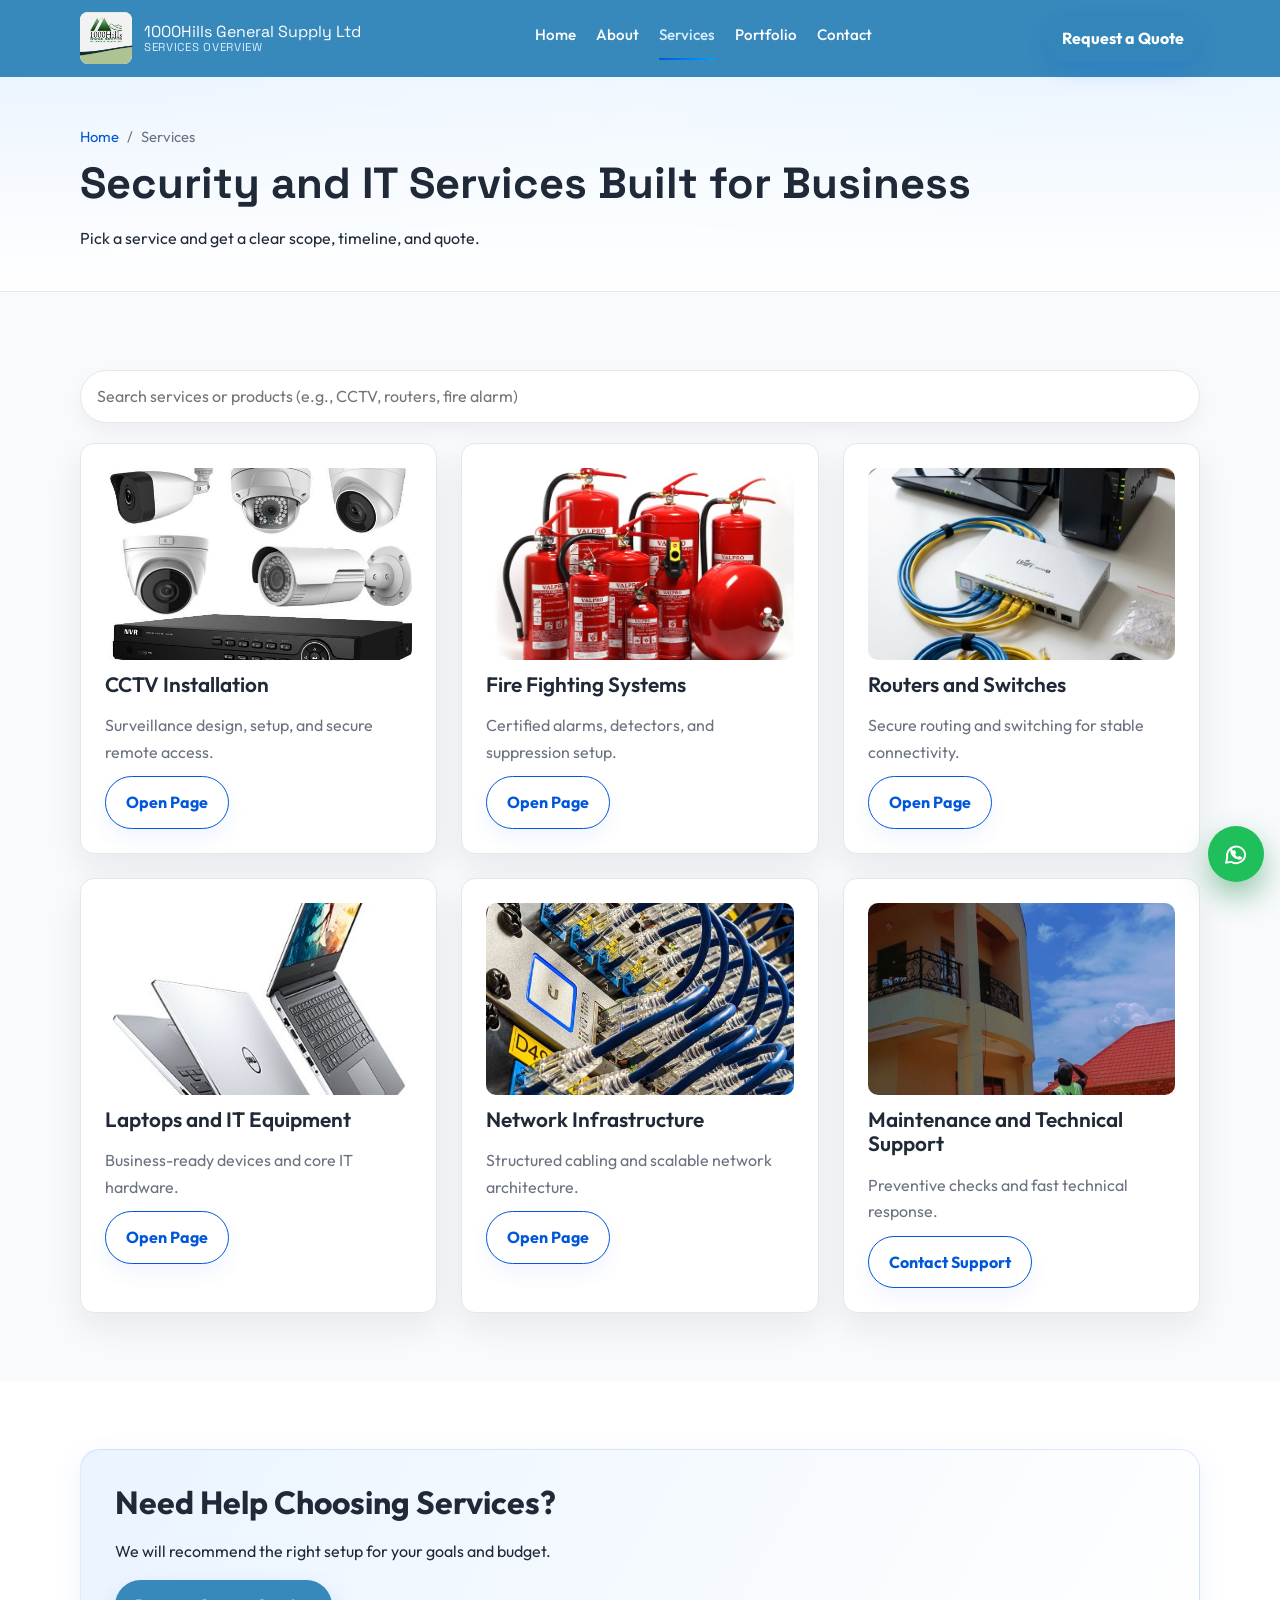
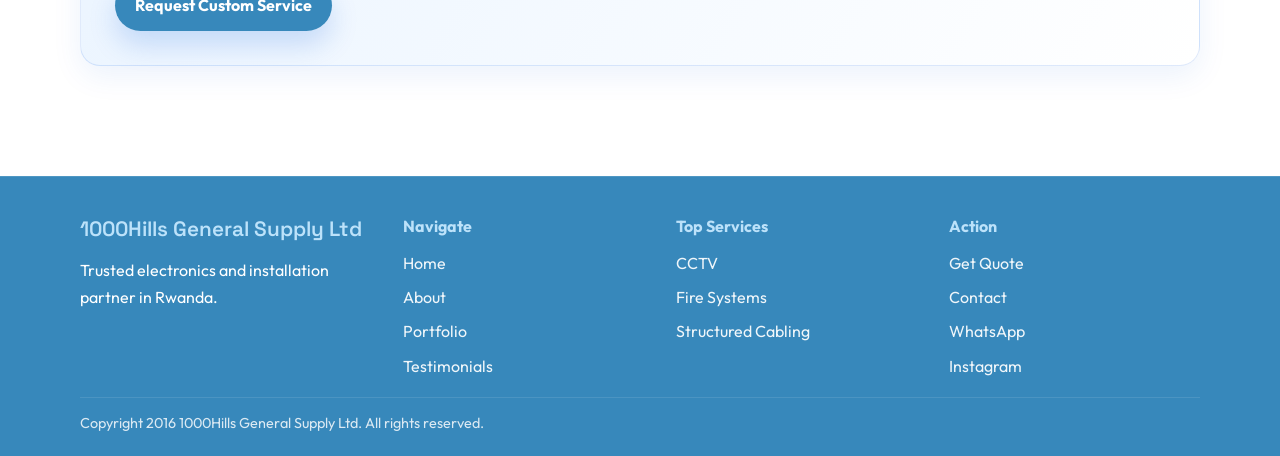
<file: services/index.html>
<!DOCTYPE html>
<html lang="en">
<head>
  <meta charset="UTF-8">
  <meta name="viewport" content="width=device-width, initial-scale=1.0">
  <title>Services | CCTV, Fire Systems, Networking and IT Supply</title>
  <meta name="description" content="Explore all services from 1000Hills General Supply Ltd: CCTV installation, fire fighting systems, routers, laptops, and network infrastructure in Rwanda.">
  <meta name="robots" content="index, follow">
  <link rel="canonical" href="https://www.1000hillsgeneralsupply.com/services/">
  <meta property="og:type" content="website">
  <meta property="og:title" content="Services | CCTV, Fire, Networking & IT Supply — 1000Hills Rwanda">
  <meta property="og:description" content="Explore all services from 1000Hills General Supply Ltd: CCTV installation, fire systems, routers, laptops, and network infrastructure.">
  <meta property="og:url" content="https://www.1000hillsgeneralsupply.com/services/">
  <meta property="og:image" content="https://www.1000hillsgeneralsupply.com/images/cameras.jpg">
  <meta name="twitter:card" content="summary_large_image">
  <meta name="twitter:title" content="1000Hills Services Overview | Rwanda">
  <meta name="twitter:description" content="Certified installation and enterprise electronics services in Rwanda.">
  <meta name="twitter:image" content="https://www.1000hillsgeneralsupply.com/images/cameras.jpg">
  <link rel="stylesheet" href="/assets/css/styles.css">
  <script type="application/ld+json">
    {
      "@context": "https://schema.org",
      "@graph": [
        {
          "@type": "WebPage",
          "@id": "https://www.1000hillsgeneralsupply.com/services/#webpage",
          "url": "https://www.1000hillsgeneralsupply.com/services/",
          "name": "Services | CCTV, Fire Systems, Networking and IT Supply",
          "breadcrumb": {
            "@type": "BreadcrumbList",
            "itemListElement": [
              {"@type": "ListItem", "position": 1, "name": "Home", "item": "https://www.1000hillsgeneralsupply.com/"},
              {"@type": "ListItem", "position": 2, "name": "Services", "item": "https://www.1000hillsgeneralsupply.com/services/"}
            ]
          }
        },
        {"@type": "Organization", "name": "1000Hills General Supply Ltd", "url": "https://www.1000hillsgeneralsupply.com", "foundingDate": "2016"},
        {"@type": "LocalBusiness", "name": "1000Hills General Supply", "url": "https://www.1000hillsgeneralsupply.com", "address": {"@type": "PostalAddress", "streetAddress": "KG 123 St", "addressLocality": "Kigali", "addressCountry": "RW"}},
        {"@type": "Service", "name": "Electronics Installation Services", "provider": {"@type": "Organization", "name": "1000Hills General Supply Ltd"}, "areaServed": "Rwanda"}
      ]
    }
  </script>
</head>
<body>
  <div class="preloader" aria-hidden="true"><div class="loader-ring"></div></div>
  <header class="site-header">
    <div class="container navbar">
      <a class="brand" href="/"><img src="/images/logo.jpeg" alt="1000Hills logo" loading="eager"><span class="brand-title">1000Hills General Supply Ltd<small>Services Overview</small></span></a>
      <button class="mobile-toggle" data-mobile-toggle aria-label="Open menu" aria-expanded="false">☰</button>
      <nav class="nav-menu" data-nav-menu>
        <a class="nav-link" href="/">Home</a><a class="nav-link" href="/about/">About</a><a class="nav-link" aria-current="page" href="/services/">Services</a><a class="nav-link" href="/portfolio/">Portfolio</a><a class="nav-link" href="/contact/">Contact</a>
      </nav>
      <a class="nav-cta" href="/request-quote/">Request a Quote</a>
    </div>
  </header>

  <main>
    <section class="page-hero">
      <div class="container reveal">
        <nav class="breadcrumbs" aria-label="Breadcrumb"><a href="/">Home</a><span>/</span><span>Services</span></nav>
        <h1>Security and IT Services Built for Business</h1>
        <p>Pick a service and get a clear scope, timeline, and quote.</p>
      </div>
    </section>

    <section>
      <div class="container">
        <div class="search-box reveal">
          <input type="search" data-service-search placeholder="Search services or products (e.g., CCTV, routers, fire alarm)" aria-label="Search services">
        </div>
        <div class="grid-3">
          <article class="card media-card reveal" data-search-target="cctv camera security installation surveillance rwanda kigali">
            <img src="/images/cameras.jpg" alt="Collection of CCTV cameras for business security installations" loading="lazy">
            <h3>CCTV Installation</h3>
            <p>Surveillance design, setup, and secure remote access.</p>
            <a class="btn btn-secondary" href="/services/cctv-installation/">Open Page</a>
          </article>
          <article class="card media-card reveal" data-search-target="fire alarm fire fighting smoke detectors suppressions certified systems kigali">
            <img src="/images/fire-extringuishers.jpg" alt="Fire extinguishers and fire safety equipment for commercial facilities" loading="lazy">
            <h3>Fire Fighting Systems</h3>
            <p>Certified alarms, detectors, and suppression setup.</p>
            <a class="btn btn-secondary" href="/services/fire-fighting-systems/">Open Page</a>
          </article>
          <article class="card media-card reveal" data-search-target="routers switches ethernet lan wan secure connectivity supplier rwanda">
            <img src="/images/Router.jpg" alt="Routers and switches connected with ethernet cables" loading="lazy">
            <h3>Routers and Switches</h3>
            <p>Secure routing and switching for stable connectivity.</p>
            <a class="btn btn-secondary" href="/services/routers-switches/">Open Page</a>
          </article>
          <article class="card media-card reveal" data-search-target="laptops enterprise it equipment computers office hardware supplier">
            <img src="/images/laptop2.jpg" alt="Business laptop and office technology equipment" loading="lazy">
            <h3>Laptops and IT Equipment</h3>
            <p>Business-ready devices and core IT hardware.</p>
            <a class="btn btn-secondary" href="/services/laptops-it-equipment/">Open Page</a>
          </article>
          <article class="card media-card reveal" data-search-target="network infrastructure structured cabling installation rwanda">
            <img src="/images/network-infrastructure.png" alt="Technicians installing network infrastructure at client premises" loading="lazy">
            <h3>Network Infrastructure</h3>
            <p>Structured cabling and scalable network architecture.</p>
            <a class="btn btn-secondary" href="/services/network-infrastructure/">Open Page</a>
          </article>
          <article class="card media-card reveal" data-search-target="maintenance support troubleshooting technical support service">
            <img src="/images/worker-on-site4.jpeg" alt="Field support technician providing maintenance assistance" loading="lazy">
            <h3>Maintenance and Technical Support</h3>
            <p>Preventive checks and fast technical response.</p>
            <a class="btn btn-secondary" href="/contact/">Contact Support</a>
          </article>
        </div>
      </div>
    </section>

    <section>
      <div class="container banner reveal">
        <h2>Need Help Choosing Services?</h2>
        <p>We will recommend the right setup for your goals and budget.</p>
        <a class="btn btn-primary" href="/request-quote/">Request Custom Service</a>
      </div>
    </section>
  </main>

  <footer class="site-footer">
    <div class="container footer-grid">
      <div><h3 class="footer-title">1000Hills General Supply Ltd</h3><p>Trusted electronics and installation partner in Rwanda.</p></div>
      <div><h4>Navigate</h4><div class="footer-links"><a href="/">Home</a><a href="/about/">About</a><a href="/portfolio/">Portfolio</a><a href="/testimonials/">Testimonials</a></div></div>
      <div><h4>Top Services</h4><div class="footer-links"><a href="/services/cctv-installation/">CCTV</a><a href="/services/fire-fighting-systems/">Fire Systems</a><a href="/services/network-infrastructure/">Structured Cabling</a></div></div>
      <div><h4>Action</h4><div class="footer-links"><a href="/request-quote/">Get Quote</a><a href="/contact/">Contact</a><a href="https://wa.me/250787410990">WhatsApp</a><a href="https://www.instagram.com/1000hillsgeneralsupplyltd?utm_source=qr&igsh=eDlnM3ZrcW91emtj">Instagram</a></div></div>
    </div>
    <div class="container footer-bottom">Copyright 2016 1000Hills General Supply Ltd. All rights reserved.</div>
  </footer>

  <a class="whatsapp-float" href="https://wa.me/250787410990" aria-label="Chat on WhatsApp">WhatsApp</a>
  <script defer src="/assets/js/main.js"></script>
</body>
</html>
</file>
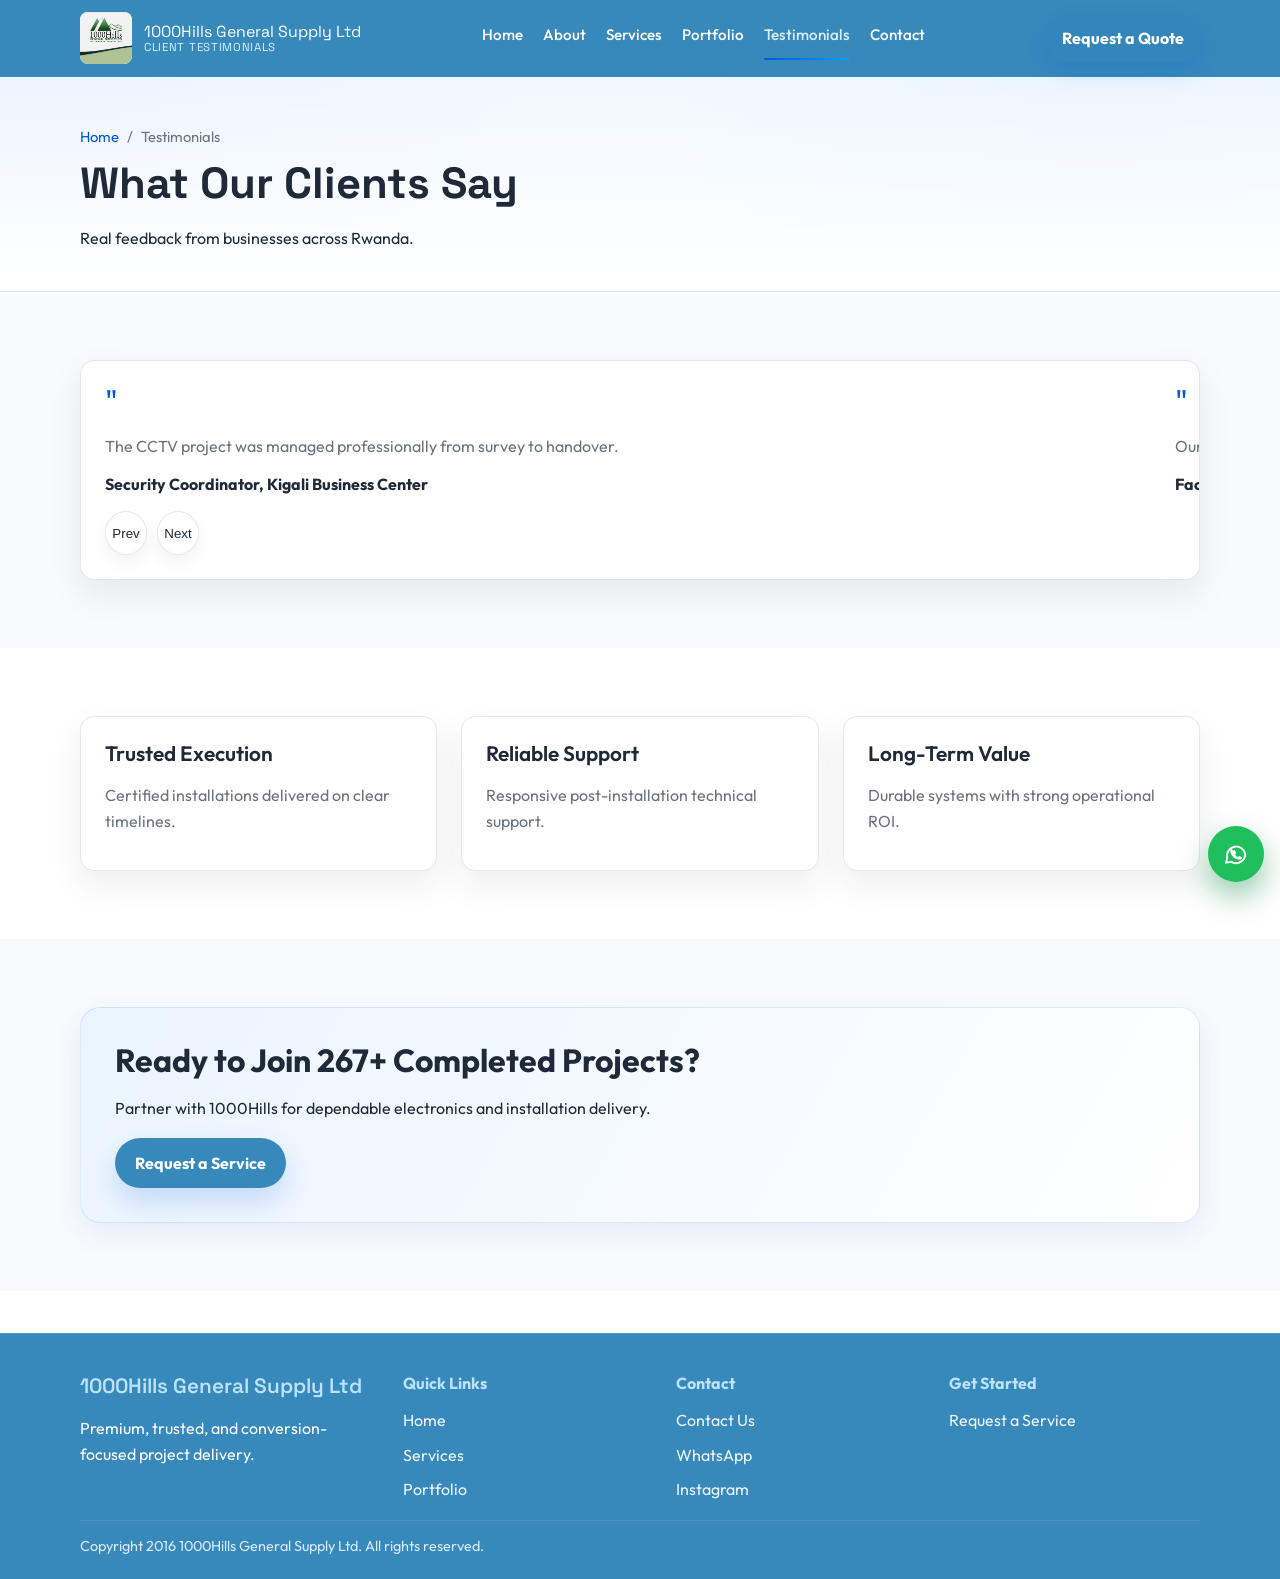
<file: testimonials/index.html>
<!DOCTYPE html>
<html lang="en">
<head>
  <meta charset="UTF-8">
  <meta name="viewport" content="width=device-width, initial-scale=1.0">
  <title>Client Testimonials | 1000Hills General Supply Ltd Rwanda</title>
  <meta name="description" content="Read client testimonials for CCTV installation, fire fighting systems, and network infrastructure projects completed by 1000Hills General Supply Ltd in Rwanda.">
  <meta name="robots" content="index, follow">
  <link rel="canonical" href="https://www.1000hillsgeneralsupply.com/testimonials/">
  <meta property="og:type" content="website">
  <meta property="og:title" content="Client Testimonials | 1000Hills General Supply Ltd Rwanda">
  <meta property="og:description" content="Verified client feedback on CCTV, fire safety, and network infrastructure projects delivered across Rwanda by 1000Hills General Supply Ltd.">
  <meta property="og:url" content="https://www.1000hillsgeneralsupply.com/testimonials/">
  <meta property="og:image" content="https://www.1000hillsgeneralsupply.com/images/on-site1.jpeg">
  <meta name="twitter:card" content="summary_large_image">
  <meta name="twitter:title" content="Client Testimonials | 1000Hills Rwanda">
  <meta name="twitter:description" content="What clients say about our electronics and installation services in Rwanda.">
  <meta name="twitter:image" content="https://www.1000hillsgeneralsupply.com/images/on-site1.jpeg">
  <link rel="stylesheet" href="/assets/css/styles.css">
  <script type="application/ld+json">
    {
      "@context": "https://schema.org",
      "@graph": [
        {
          "@type": "WebPage",
          "@id": "https://www.1000hillsgeneralsupply.com/testimonials/#webpage",
          "url": "https://www.1000hillsgeneralsupply.com/testimonials/",
          "name": "Client Testimonials | 1000Hills General Supply Ltd Rwanda",
          "breadcrumb": {
            "@type": "BreadcrumbList",
            "itemListElement": [
              {"@type": "ListItem", "position": 1, "name": "Home", "item": "https://www.1000hillsgeneralsupply.com/"},
              {"@type": "ListItem", "position": 2, "name": "Testimonials", "item": "https://www.1000hillsgeneralsupply.com/testimonials/"}
            ]
          }
        },
        {"@type": "Organization", "name": "1000Hills General Supply Ltd", "url": "https://www.1000hillsgeneralsupply.com"},
        {"@type": "LocalBusiness", "name": "1000Hills General Supply", "url": "https://www.1000hillsgeneralsupply.com", "address": {"@type": "PostalAddress", "streetAddress": "KG 123 St", "addressLocality": "Kigali", "addressCountry": "RW"}, "areaServed": "Rwanda"}
      ]
    }
  </script>
</head>
<body>
  <div class="preloader" aria-hidden="true"><div class="loader-ring"></div></div>
  <header class="site-header">
    <div class="container navbar">
      <a class="brand" href="/"><img src="/images/logo.jpeg" alt="1000Hills logo" loading="eager"><span class="brand-title">1000Hills General Supply Ltd<small>Client Testimonials</small></span></a>
      <button class="mobile-toggle" data-mobile-toggle aria-label="Open menu" aria-expanded="false">☰</button>
      <nav class="nav-menu" data-nav-menu><a class="nav-link" href="/">Home</a><a class="nav-link" href="/about/">About</a><a class="nav-link" href="/services/">Services</a><a class="nav-link" href="/portfolio/">Portfolio</a><a class="nav-link" aria-current="page" href="/testimonials/">Testimonials</a><a class="nav-link" href="/contact/">Contact</a></nav>
      <a class="nav-cta" href="/request-quote/">Request a Quote</a>
    </div>
  </header>

  <main>
    <section class="page-hero">
      <div class="container reveal">
        <nav class="breadcrumbs" aria-label="Breadcrumb"><a href="/">Home</a><span>/</span><span>Testimonials</span></nav>
        <h1>What Our Clients Say</h1>
        <p>Real feedback from businesses across Rwanda.</p>
      </div>
    </section>

    <section>
      <div class="container">
        <div class="card testimonial-track reveal" data-slider>
          <div class="testimonial-slides">
            <article class="testimonial">
              <div class="quote-mark">"</div>
              <p>The CCTV project was managed professionally from survey to handover.</p>
              <strong>Security Coordinator, Kigali Business Center</strong>
            </article>
            <article class="testimonial">
              <div class="quote-mark">"</div>
              <p>Our fire alarm system was delivered on schedule with clear compliance documentation.</p>
              <strong>Facility Manager, Manufacturing Site</strong>
            </article>
            <article class="testimonial">
              <div class="quote-mark">"</div>
              <p>They upgraded our network with minimal downtime and strong stability.</p>
              <strong>IT Director, Education Institution</strong>
            </article>
          </div>
          <div class="slider-controls"><button class="icon-btn" data-prev aria-label="Previous">Prev</button><button class="icon-btn" data-next aria-label="Next">Next</button></div>
        </div>
      </div>
    </section>

    <section>
      <div class="container grid-3">
        <article class="card reveal"><h3>Trusted Execution</h3><p>Certified installations delivered on clear timelines.</p></article>
        <article class="card reveal"><h3>Reliable Support</h3><p>Responsive post-installation technical support.</p></article>
        <article class="card reveal"><h3>Long-Term Value</h3><p>Durable systems with strong operational ROI.</p></article>
      </div>
    </section>

    <section>
      <div class="container banner reveal">
        <h2>Ready to Join 267+ Completed Projects?</h2>
        <p>Partner with 1000Hills for dependable electronics and installation delivery.</p>
        <a class="btn btn-primary" href="/request-quote/">Request a Service</a>
      </div>
    </section>
  </main>

  <footer class="site-footer"><div class="container footer-grid"><div><h3 class="footer-title">1000Hills General Supply Ltd</h3><p>Premium, trusted, and conversion-focused project delivery.</p></div><div><h4>Quick Links</h4><div class="footer-links"><a href="/">Home</a><a href="/services/">Services</a><a href="/portfolio/">Portfolio</a></div></div><div><h4>Contact</h4><div class="footer-links"><a href="/contact/">Contact Us</a><a href="https://wa.me/250787410990">WhatsApp</a><a href="https://www.instagram.com/1000hillsgeneralsupplyltd?utm_source=qr&igsh=eDlnM3ZrcW91emtj">Instagram</a></div></div><div><h4>Get Started</h4><div class="footer-links"><a href="/request-quote/">Request a Service</a></div></div></div><div class="container footer-bottom">Copyright 2016 1000Hills General Supply Ltd. All rights reserved.</div></footer>
  <a class="whatsapp-float" href="https://wa.me/250787410990" aria-label="WhatsApp contact">WhatsApp</a>
  <script defer src="/assets/js/main.js"></script>
</body>
</html>
</file>
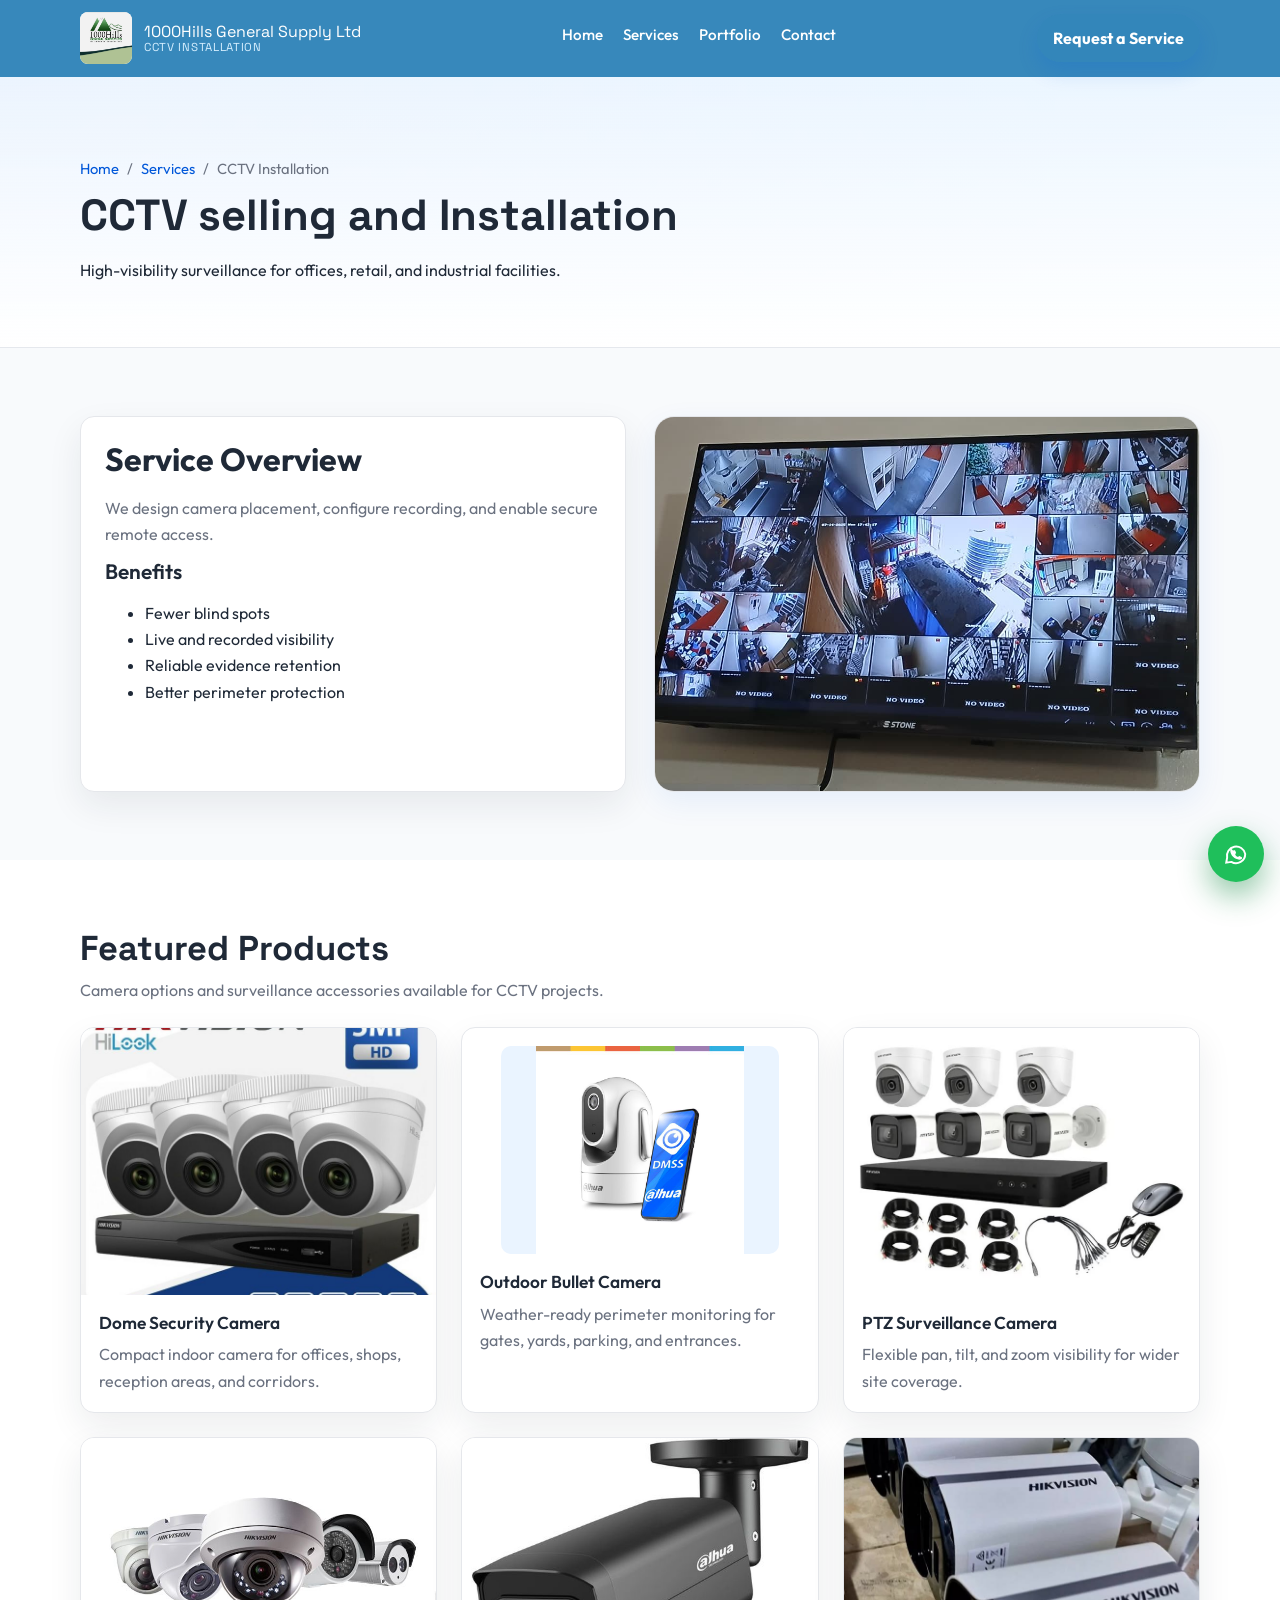
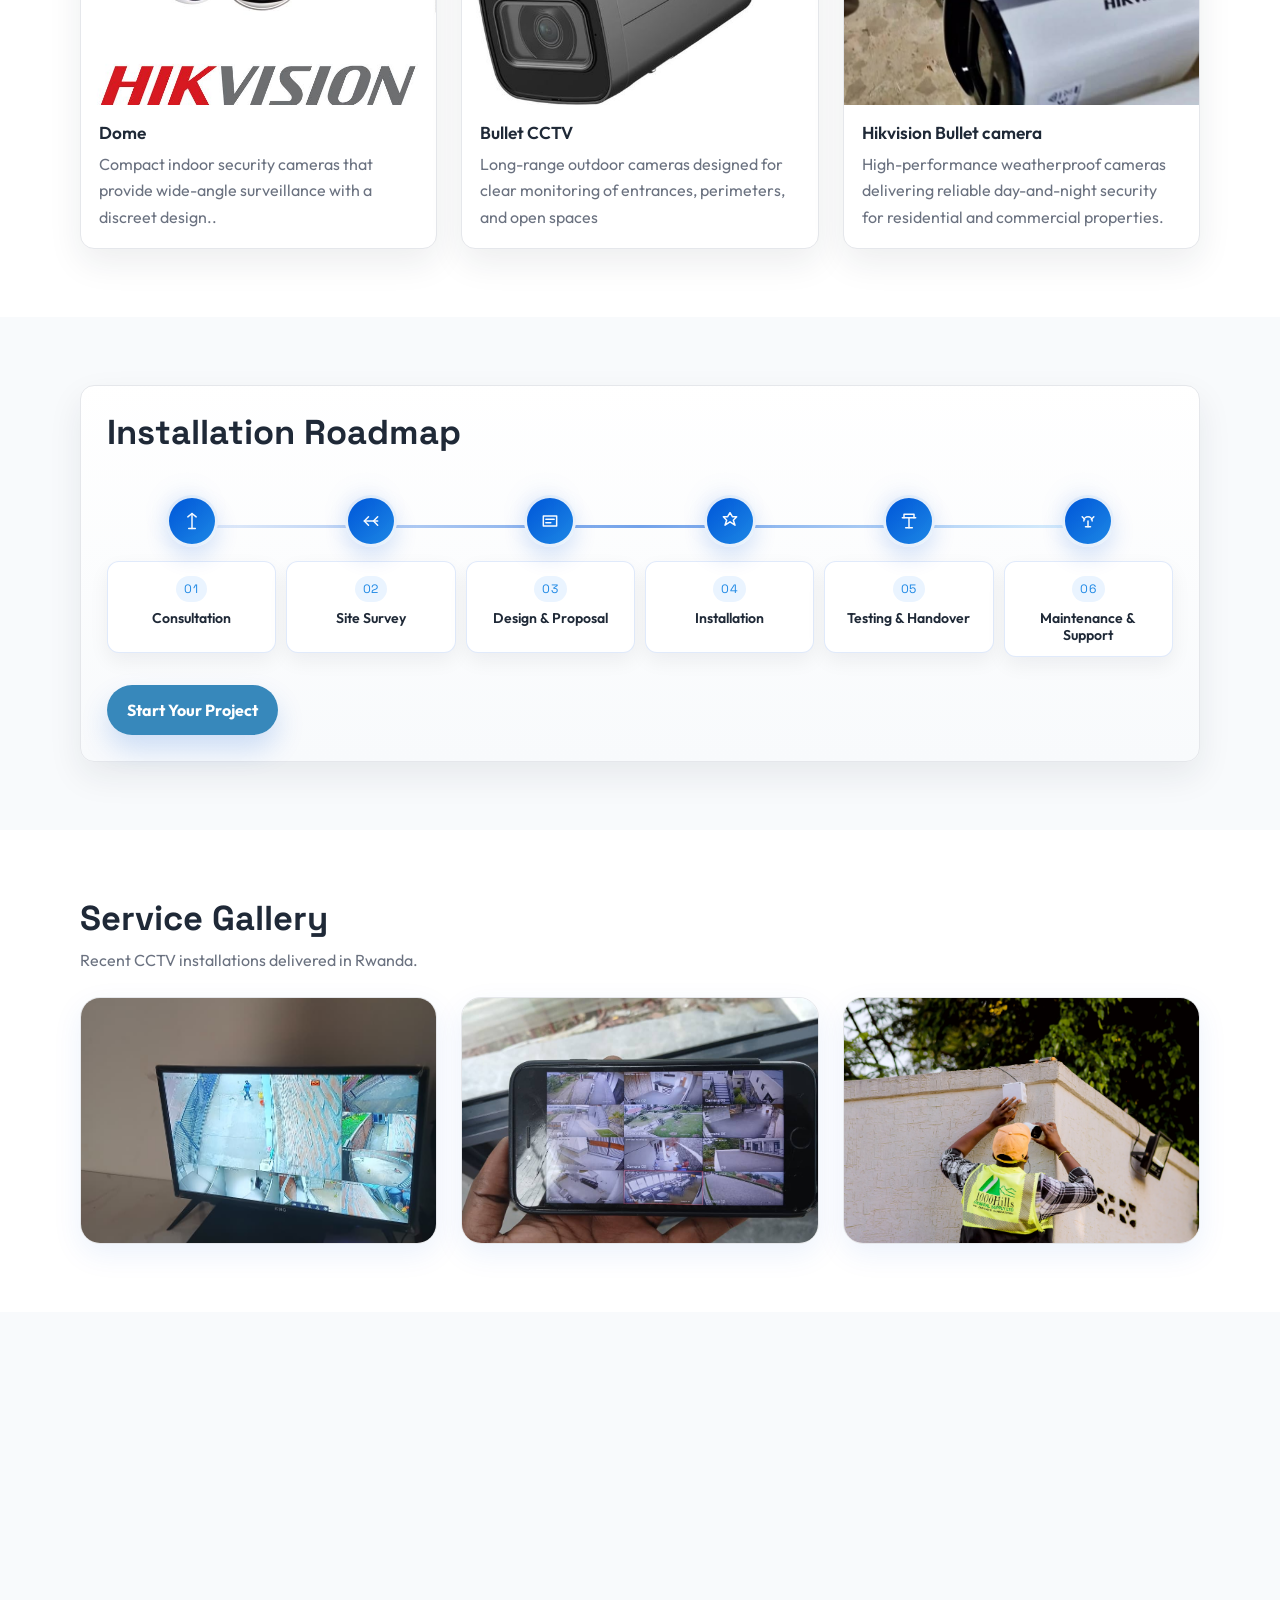
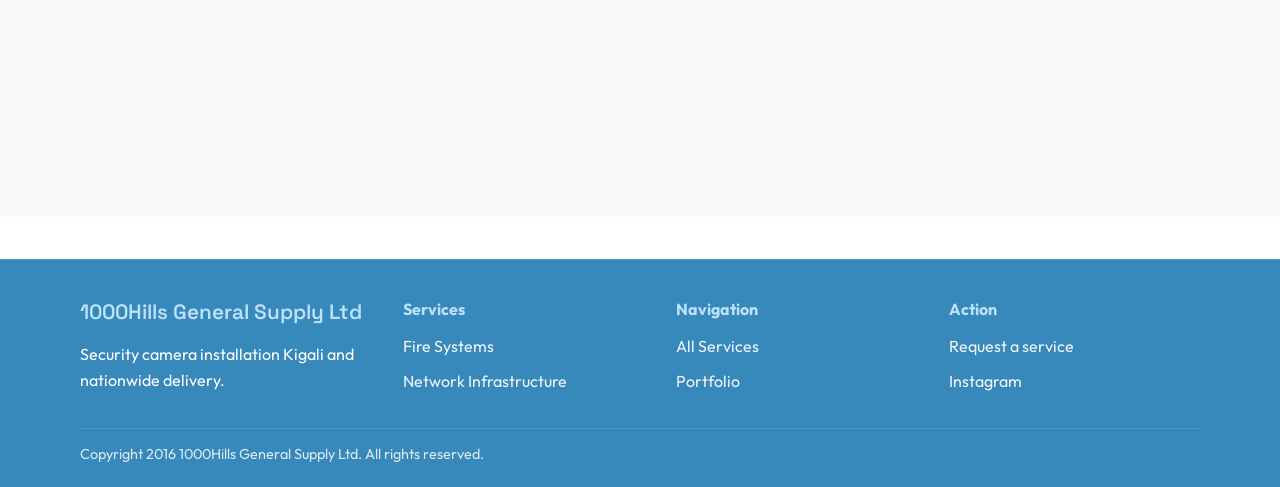
<file: services/cctv-installation/index.html>
<!DOCTYPE html>
<html lang="en">
<head>
  <meta charset="UTF-8">
  <meta name="viewport" content="width=device-width, initial-scale=1.0">
  <title>CCTV Installation Rwanda | Security Camera Installation Kigali</title>
  <meta name="description" content="Professional CCTV installation Rwanda services including camera planning, deployment, monitoring setup, and maintenance by 1000Hills General Supply Ltd.">
  <meta name="robots" content="index, follow">
  <link rel="canonical" href="https://www.1000hillsgeneralsupply.com/services/cctv-installation/">
  <meta property="og:type" content="website">
  <meta property="og:title" content="CCTV Installation Rwanda | Security Camera Installation Kigali">
  <meta property="og:description" content="Professional CCTV installation Rwanda: camera planning, deployment, remote monitoring setup, and maintenance by 1000Hills General Supply Ltd.">
  <meta property="og:url" content="https://www.1000hillsgeneralsupply.com/services/cctv-installation/">
  <meta property="og:image" content="https://www.1000hillsgeneralsupply.com/images/camera-installation1.jpeg">
  <meta name="twitter:card" content="summary_large_image">
  <meta name="twitter:title" content="CCTV Installation Rwanda | 1000Hills">
  <meta name="twitter:description" content="High-coverage, smart surveillance systems and long-term CCTV support in Rwanda.">
  <meta name="twitter:image" content="https://www.1000hillsgeneralsupply.com/images/camera-installation1.jpeg">
  <link rel="stylesheet" href="/assets/css/styles.css">
  <script type="application/ld+json">
    {
      "@context": "https://schema.org",
      "@graph": [
        {
          "@type": "WebPage",
          "@id": "https://www.1000hillsgeneralsupply.com/services/cctv-installation/#webpage",
          "url": "https://www.1000hillsgeneralsupply.com/services/cctv-installation/",
          "name": "CCTV Installation Rwanda | Security Camera Installation Kigali",
          "breadcrumb": {
            "@type": "BreadcrumbList",
            "itemListElement": [
              {"@type": "ListItem", "position": 1, "name": "Home", "item": "https://www.1000hillsgeneralsupply.com/"},
              {"@type": "ListItem", "position": 2, "name": "Services", "item": "https://www.1000hillsgeneralsupply.com/services/"},
              {"@type": "ListItem", "position": 3, "name": "CCTV Installation", "item": "https://www.1000hillsgeneralsupply.com/services/cctv-installation/"}
            ]
          }
        },
        {"@type": "Organization", "name": "1000Hills General Supply Ltd", "url": "https://www.1000hillsgeneralsupply.com"},
        {"@type": "LocalBusiness", "name": "1000Hills General Supply", "url": "https://www.1000hillsgeneralsupply.com", "address": {"@type": "PostalAddress", "streetAddress": "KG 123 St", "addressLocality": "Kigali", "addressCountry": "RW"}, "areaServed": "Rwanda"},
        {
          "@type": "Service",
          "name": "CCTV Installation Rwanda",
          "serviceType": "Security camera installation and surveillance system integration",
          "provider": {"@type": "Organization", "name": "1000Hills General Supply Ltd"},
          "areaServed": "Kigali, Rwanda"
        }
      ]
    }
  </script>
</head>
<body>
  <div class="preloader" aria-hidden="true"><div class="loader-ring"></div></div>
  <header class="site-header"><div class="container navbar"><a class="brand" href="/"><img src="/images/logo.jpeg" alt="1000Hills logo" loading="eager"><span class="brand-title">1000Hills General Supply Ltd<small>CCTV Installation</small></span></a><button class="mobile-toggle" data-mobile-toggle aria-label="Open menu" aria-expanded="false">☰</button><nav class="nav-menu" data-nav-menu><a class="nav-link" href="/">Home</a><a class="nav-link" href="/services/">Services</a><a class="nav-link" href="/portfolio/">Portfolio</a><a class="nav-link" href="/contact/">Contact</a></nav><a class="nav-cta" href="/request-quote/">Request a Service</a></div></header>

  <main>
    <section class="page-hero page-hero-carousel">
      <div class="container">
        <!-- <div class="hero-carousel" data-hero-carousel aria-label="CCTV installation image carousel">
          <div class="hero-carousel-track">
            <figure class="hero-carousel-slide"><img src="/images/ca-1.jpg" alt="CCTV installation equipment and camera layout" loading="eager"></figure>
            <figure class="hero-carousel-slide"><img src="/images/ca-2.jpg" alt="Installed security camera system at a client site" loading="lazy"></figure>
            <figure class="hero-carousel-slide"><img src="/images/ca-3.jpg" alt="Surveillance camera mounted for exterior monitoring" loading="lazy"></figure>
            <figure class="hero-carousel-slide"><img src="/images/ca-4.jpg" alt="Close-up of CCTV installation work and cabling" loading="lazy"></figure>
            <figure class="hero-carousel-slide"><img src="/images/ca-5.jpg" alt="Security camera installation in progress" loading="lazy"></figure>
            <figure class="hero-carousel-slide"><img src="/images/ca-6.jpg" alt="Completed CCTV setup for site surveillance" loading="lazy"></figure>
          </div>
          <button class="hero-carousel-control hero-carousel-prev" type="button" data-hero-prev aria-label="Previous hero image">‹</button>
          <button class="hero-carousel-control hero-carousel-next" type="button" data-hero-next aria-label="Next hero image">›</button>
          <div class="hero-carousel-dots" data-hero-dots aria-label="Carousel pagination"></div>
        </div> -->

        <div class="page-hero-layout reveal">
          <div class="page-hero-copy">
            <nav class="breadcrumbs" aria-label="Breadcrumb"><a href="/">Home</a><span>/</span><a href="/services/">Services</a><span>/</span><span>CCTV Installation</span></nav>
            <h1>CCTV selling and Installation</h1>
            <p>High-visibility surveillance for offices, retail, and industrial facilities.</p>
          </div>
        </div>
      </div>
    </section>

    <section><div class="container grid-2"><article class="card reveal"><h2>Service Overview</h2><p>We design camera placement, configure recording, and enable secure remote access.</p><h3>Benefits</h3><ul><li>Fewer blind spots</li><li>Live and recorded visibility</li><li>Reliable evidence retention</li><li>Better perimeter protection</li></ul></article><div class="image-card reveal"><img src="/images/live-camera.jpeg" alt="Live CCTV monitoring interface showing multiple surveillance channels" loading="lazy"></div></div></section>

    <section class="featured-products-section"><div class="container">
      <div class="section-head reveal"><h2>Featured Products</h2>
        <p>Camera options and surveillance accessories available for CCTV projects.</p>
      </div><div class="grid-3 product-grid">
        <article class="card product-card reveal">
        <img src="/images/ca-1.jpg" alt="CCTV camera product option" loading="lazy">
        <div class="product-card-body"><h3>Dome Security Camera</h3>
          <p>Compact indoor camera for offices, shops, reception areas, and corridors.</p>
        </div></article>
        <article class="card product-card product-card-small-image reveal">
          <img src="/images/ca-2.jpg" alt="Outdoor CCTV camera product option" loading="lazy">
          <div class="product-card-body"><h3>Outdoor Bullet Camera</h3>
            <p>Weather-ready perimeter monitoring for gates, yards, parking, and entrances.</p></div></article>
            <article class="card product-card reveal"><img src="/images/ca-3.jpg" alt="PTZ surveillance camera product option" loading="lazy">
              <div class="product-card-body"><h3>PTZ Surveillance Camera</h3>
                <p>Flexible pan, tilt, and zoom visibility for wider site coverage.</p>
              </div></article>
              <article class="card product-card reveal"><img src="/images/ca-4.jpg" alt="Network video recorder product option" loading="lazy">
                <div class="product-card-body"><h3>Dome</h3><p>Compact indoor security cameras that provide wide-angle surveillance with a discreet design..</p></div></article>
                <article class="card product-card reveal"><img src="/images/ca-5.jpg" alt="CCTV accessories product option" loading="lazy"><div class="product-card-body"><h3>Bullet CCTV</h3>
                  <p>Long-range outdoor cameras designed for clear monitoring of entrances, perimeters, and open spaces</p></div></article><article class="card product-card reveal"><img src="/images/ca-6.jpg" alt="Complete CCTV kit product option" loading="lazy"><div class="product-card-body"><h3>Hikvision Bullet camera</h3>
                    <p>High-performance weatherproof cameras delivering reliable day-and-night security for residential and commercial properties.</p></div></article></div></div></section>

    <section><div class="container"><article class="card reveal roadmap-panel"><div class="section-head roadmap-head"><h2>Installation Roadmap</h2></div><div class="roadmap-track" aria-label="Installation roadmap"><div class="roadmap-step roadmap-step-top"><div class="roadmap-icon" aria-hidden="true"><svg viewBox="0 0 24 24" fill="none" stroke="currentColor" stroke-width="1.8" stroke-linecap="round" stroke-linejoin="round"><path d="M12 3v18" /><path d="M7 7l5-4 5 4" /><path d="M8 21h8" /></svg></div><div><span class="roadmap-badge">01</span><h3>Consultation</h3></div></div><div class="roadmap-step roadmap-step-bottom"><div class="roadmap-icon" aria-hidden="true"><svg viewBox="0 0 24 24" fill="none" stroke="currentColor" stroke-width="1.8" stroke-linecap="round" stroke-linejoin="round"><path d="M4 12h16" /><path d="M9 7l-5 5 5 5" /><path d="M20 7l-5 5 5 5" /></svg></div><div><span class="roadmap-badge">02</span><h3>Site Survey</h3></div></div><div class="roadmap-step roadmap-step-top"><div class="roadmap-icon" aria-hidden="true"><svg viewBox="0 0 24 24" fill="none" stroke="currentColor" stroke-width="1.8" stroke-linecap="round" stroke-linejoin="round"><path d="M4 6h16v12H4z" /><path d="M7 10h10" /><path d="M7 14h6" /></svg></div><div><span class="roadmap-badge">03</span><h3>Design & Proposal</h3></div></div><div class="roadmap-step roadmap-step-bottom"><div class="roadmap-icon" aria-hidden="true"><svg viewBox="0 0 24 24" fill="none" stroke="currentColor" stroke-width="1.8" stroke-linecap="round" stroke-linejoin="round"><path d="M12 2l3 5h5l-4 4 2 6-6-4-6 4 2-6-4-4h5z" /></svg></div><div><span class="roadmap-badge">04</span><h3>Installation</h3></div></div><div class="roadmap-step roadmap-step-top"><div class="roadmap-icon" aria-hidden="true"><svg viewBox="0 0 24 24" fill="none" stroke="currentColor" stroke-width="1.8" stroke-linecap="round" stroke-linejoin="round"><path d="M4 8h16" /><path d="M6 8V4h12v4" /><path d="M8 20h8" /><path d="M12 8v12" /></svg></div><div><span class="roadmap-badge">05</span><h3>Testing & Handover</h3></div></div><div class="roadmap-step roadmap-step-bottom"><div class="roadmap-icon" aria-hidden="true"><svg viewBox="0 0 24 24" fill="none" stroke="currentColor" stroke-width="1.8" stroke-linecap="round" stroke-linejoin="round"><path d="M7 12a5 5 0 0 1 10 0" /><path d="M12 12v7" /><path d="M9 19h6" /><path d="M5 7l3 3" /><path d="M19 7l-3 3" /></svg></div><div><span class="roadmap-badge">06</span><h3>Maintenance & Support</h3></div></div></div><a class="btn btn-primary roadmap-cta" href="/request-quote/">Start Your Project</a></article></div></section>

    <section><div class="container"><div class="section-head reveal"><h2>Service Gallery</h2><p>Recent CCTV installations delivered in Rwanda.</p></div><div class="grid-3"><div class="image-card reveal"><img src="/images/camera-installation1.jpeg" alt="Installed security camera setup inside client site" loading="lazy"></div><div class="image-card reveal"><img src="/images/phone-live-camera.jpeg" alt="Mobile phone live feed from installed CCTV system" loading="lazy"></div><div class="image-card reveal"><img src="/images/worker.webp" alt="Digital storage devices used for security footage retention" loading="lazy"></div></div></div></section>

    <section><div class="container grid-2"><article class="card reveal"><h2>FAQs</h2><div class="faq-item"><button class="faq-question" type="button">How long does CCTV installation take?</button><div class="faq-answer"><p>Most projects are completed in one to four days.</p></div></div><div class="faq-item"><button class="faq-question" type="button">Can I monitor cameras remotely?</button><div class="faq-answer"><p>Yes. We configure secure mobile and desktop access.</p></div></div><div class="faq-item"><button class="faq-question" type="button">Do you provide maintenance?</button><div class="faq-answer"><p>Yes. We provide preventive and corrective support plans.</p></div></div></article><article class="card reveal"><h2>Related Services</h2><p>Pair CCTV with fire safety and network upgrades.</p><ul><li><a href="/services/fire-fighting-systems/">Fire Fighting Systems</a></li><li><a href="/services/network-infrastructure/">Network Infrastructure</a></li><li><a href="/services/routers-switches/">Routers and Switches</a></li></ul><h3>Quote Request</h3><p>Get pricing and a clear delivery timeline.</p><a class="btn btn-primary" href="/request-quote/">Request a Service</a></article></div></section>
  </main>

  <footer class="site-footer"><div class="container footer-grid"><div><h3 class="footer-title">1000Hills General Supply Ltd</h3><p>Security camera installation Kigali and nationwide delivery.</p></div><div><h4>Services</h4><div class="footer-links"><a href="/services/fire-fighting-systems/">Fire Systems</a><a href="/services/network-infrastructure/">Network Infrastructure</a></div></div><div><h4>Navigation</h4><div class="footer-links"><a href="/services/">All Services</a><a href="/portfolio/">Portfolio</a></div></div><div><h4>Action</h4><div class="footer-links"><a href="/request-quote/">Request a service</a><a href="https://www.instagram.com/1000hillsgeneralsupplyltd?utm_source=qr&igsh=eDlnM3ZrcW91emtj">Instagram</a></div></div></div></div><div class="container footer-bottom">Copyright 2016 1000Hills General Supply Ltd. All rights reserved.</div></footer>
  <a class="whatsapp-float" href="https://wa.me/250787410990" aria-label="WhatsApp">WhatsApp</a>
  <script defer src="/assets/js/main.js"></script>
</body>
</html>
</file>
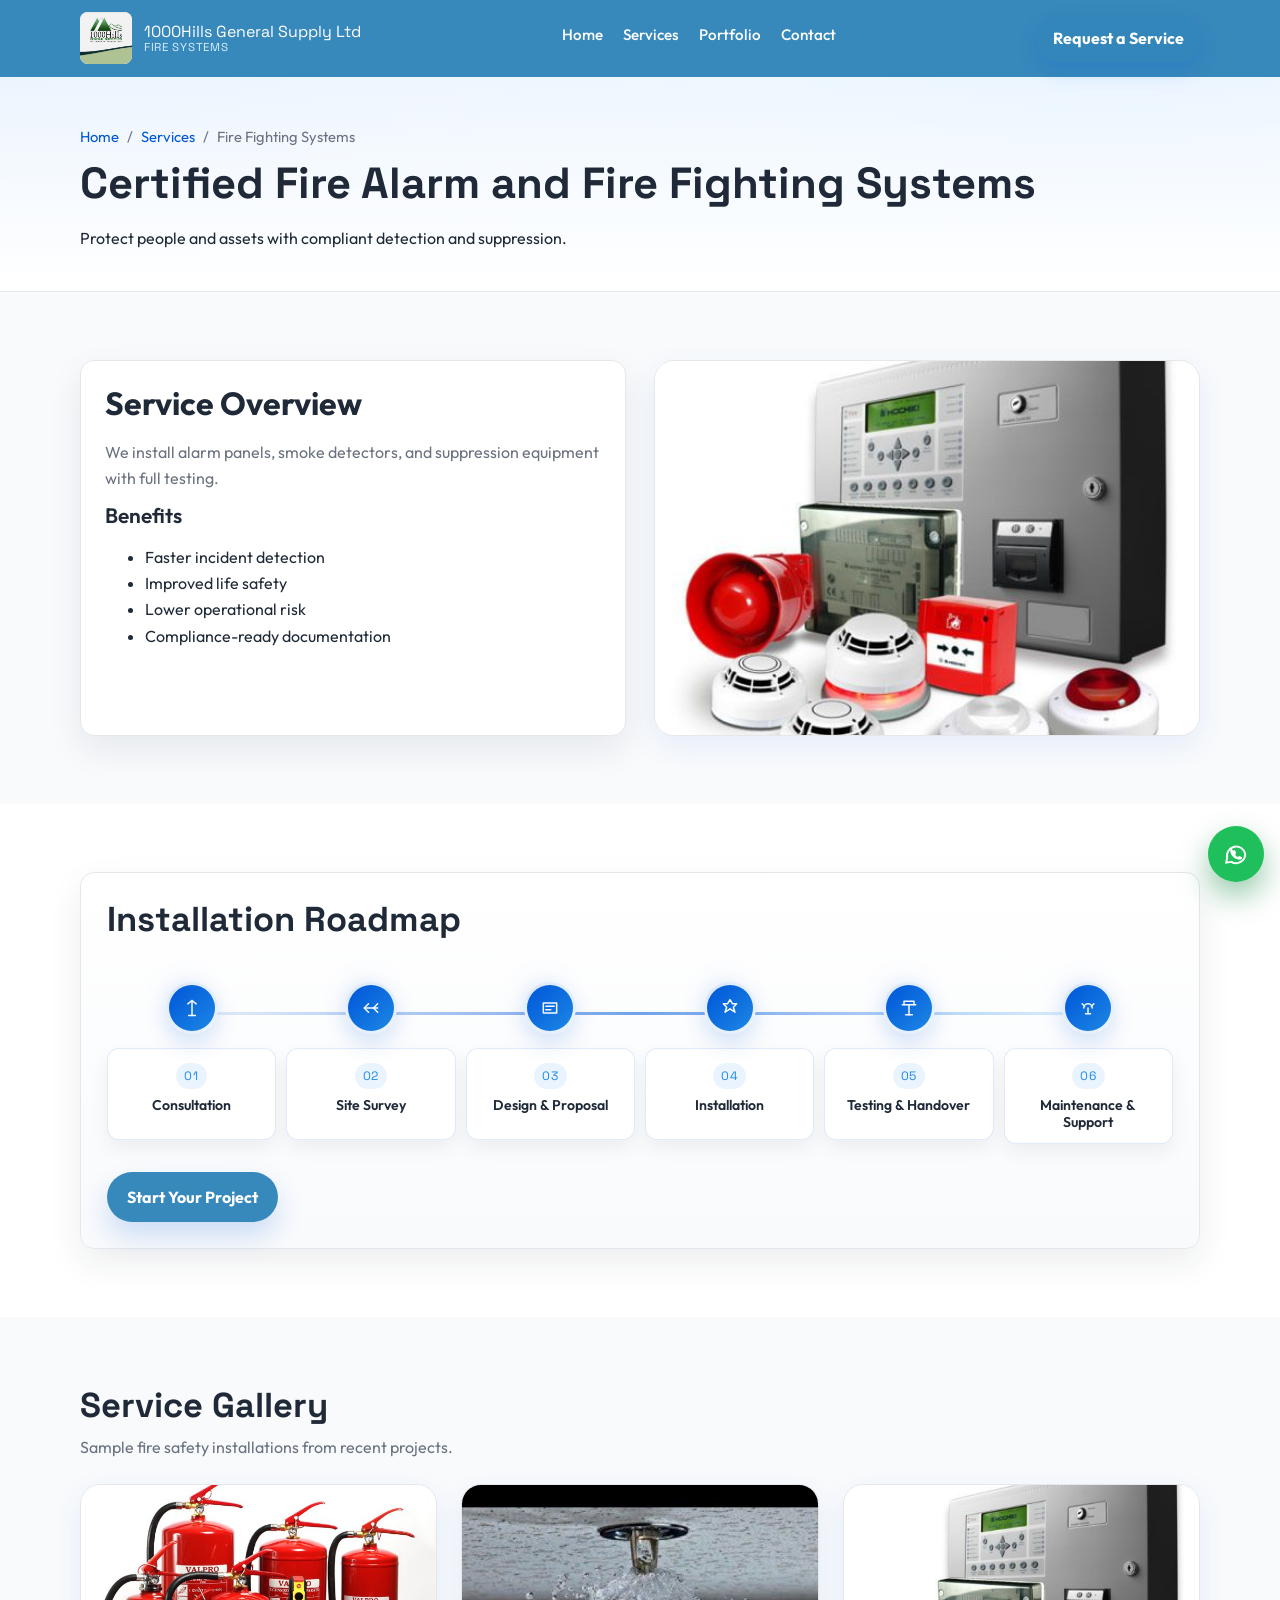
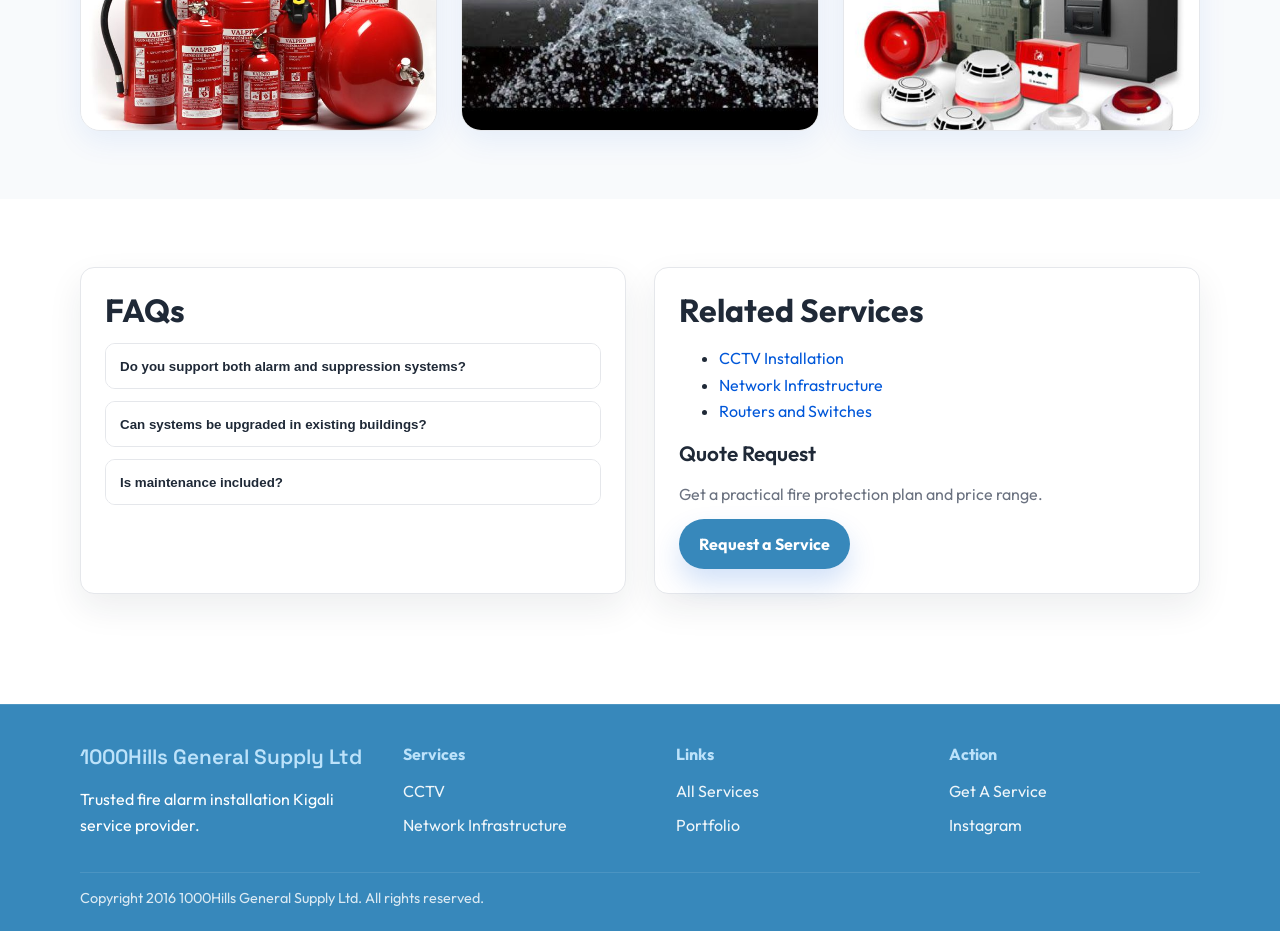
<file: services/fire-fighting-systems/index.html>
<!DOCTYPE html>
<html lang="en">
<head>
  <meta charset="UTF-8">
  <meta name="viewport" content="width=device-width, initial-scale=1.0">
  <title>Fire Fighting Systems Rwanda | Fire Alarm Installation Kigali</title>
  <meta name="description" content="Certified fire fighting systems Rwanda including fire alarm panels, smoke detectors, extinguisher systems, and installation support by 1000Hills.">
  <meta name="robots" content="index, follow">
  <link rel="canonical" href="https://www.1000hillsgeneralsupply.com/services/fire-fighting-systems/">
  <meta property="og:type" content="website">
  <meta property="og:title" content="Fire Fighting Systems Rwanda | Fire Alarm Installation Kigali">
  <meta property="og:description" content="Certified fire fighting systems Rwanda: fire alarm panels, smoke detectors, extinguisher systems, and installation by 1000Hills General Supply Ltd.">
  <meta property="og:url" content="https://www.1000hillsgeneralsupply.com/services/fire-fighting-systems/">
  <meta property="og:image" content="https://www.1000hillsgeneralsupply.com/images/Fire-Alarm-System.jpg">
  <meta name="twitter:card" content="summary_large_image">
  <meta name="twitter:title" content="Fire Alarm Installation Kigali | 1000Hills Rwanda">
  <meta name="twitter:description" content="Certified fire safety system design and installation for businesses in Rwanda.">
  <meta name="twitter:image" content="https://www.1000hillsgeneralsupply.com/images/Fire-Alarm-System.jpg">
  <link rel="stylesheet" href="/assets/css/styles.css">
  <script type="application/ld+json">
    {
      "@context": "https://schema.org",
      "@graph": [
      {
      "@type": "WebPage",
      "@id": "https://www.1000hillsgeneralsupply.com/services/fire-fighting-systems/#webpage",
      "url": "https://www.1000hillsgeneralsupply.com/services/fire-fighting-systems/",
      "name": "Fire Fighting Systems Rwanda | Fire Alarm Installation Kigali",
      "mainEntity": {
      "@id": "https://www.1000hillsgeneralsupply.com/services/fire-fighting-systems/#service"
      },
      "breadcrumb": {
      "@id": "https://www.1000hillsgeneralsupply.com/services/fire-fighting-systems/#breadcrumb"
      }
      },
      {
        "@type": "BreadcrumbList",
        "@id": "https://www.1000hillsgeneralsupply.com/services/fire-fighting-systems/#breadcrumb",
        "name": "Breadcrumb",
        "itemListElement": [
          {
            "@type": "ListItem",
            "position": 1,
            "name": "Home",
            "item": "https://www.1000hillsgeneralsupply.com/"
          },
          {
            "@type": "ListItem",
            "position": 2,
            "name": "Services",
            "item": "https://www.1000hillsgeneralsupply.com/services/"
          },
          {
            "@type": "ListItem",
            "position": 3,
            "name": "Fire Fighting Systems",
            "item": "https://www.1000hillsgeneralsupply.com/services/fire-fighting-systems/"
          }
        ]
      },

      {
        "@type": "Organization",
        "@id": "https://www.1000hillsgeneralsupply.com/#organization",
        "name": "1000Hills General Supply Ltd",
        "url": "https://www.1000hillsgeneralsupply.com",
        "logo": {
          "@type": "ImageObject",
          "url": "https://www.1000hillsgeneralsupply.com/logo.png"
        }
      },

      {
        "@type": "LocalBusiness",
        "@id": "https://www.1000hillsgeneralsupply.com/#localbusiness",
        "name": "1000Hills General Supply Ltd",
        "url": "https://www.1000hillsgeneralsupply.com",
        "areaServed": {
          "@type": "Country",
          "name": "Rwanda"
        }
      },

      {
        "@type": "Service",
        "@id": "https://www.1000hillsgeneralsupply.com/services/fire-fighting-systems/#service",
        "name": "Fire Fighting Systems Rwanda",
        "serviceType": "Fire alarm and fire suppression installation",
        "provider": {
          "@id": "https://www.1000hillsgeneralsupply.com/#organization"
        },
        "areaServed": {
          "@type": "Country",
          "name": "Rwanda"
        }
      }

      ]
    }

  </script>
</head>
<body>
  <div class="preloader" aria-hidden="true"><div class="loader-ring"></div></div>
  <header class="site-header"><div class="container navbar"><a class="brand" href="/"><img src="/images/logo.jpeg" alt="1000Hills logo" loading="eager"><span class="brand-title">1000Hills General Supply Ltd<small>Fire Systems</small></span></a><button class="mobile-toggle" data-mobile-toggle aria-label="Open menu" aria-expanded="false">☰</button><nav class="nav-menu" data-nav-menu><a class="nav-link" href="/">Home</a><a class="nav-link" href="/services/">Services</a><a class="nav-link" href="/portfolio/">Portfolio</a><a class="nav-link" href="/contact/">Contact</a></nav><a class="nav-cta" href="/request-quote/">Request a Service</a></div></header>

  <main>
    <section class="page-hero"><div class="container reveal"><nav class="breadcrumbs" aria-label="Breadcrumb"><a href="/">Home</a><span>/</span><a href="/services/">Services</a><span>/</span><span>Fire Fighting Systems</span></nav><h1>Certified Fire Alarm and Fire Fighting Systems</h1><p>Protect people and assets with compliant detection and suppression.</p></div></section>

    <section><div class="container grid-2"><article class="card reveal"><h2>Service Overview</h2><p>We install alarm panels, smoke detectors, and suppression equipment with full testing.</p><h3>Benefits</h3><ul><li>Faster incident detection</li><li>Improved life safety</li><li>Lower operational risk</li><li>Compliance-ready documentation</li></ul></article><div class="image-card reveal"><img src="/images/Fire-Alarm-System.jpg" alt="Fire alarm panel with alarm and smoke detector components" loading="lazy"></div></div></section>

    <section><div class="container"><article class="card reveal roadmap-panel"><div class="section-head roadmap-head"><h2>Installation Roadmap</h2></div><div class="roadmap-track" aria-label="Installation roadmap"><div class="roadmap-step roadmap-step-top"><div class="roadmap-icon" aria-hidden="true"><svg viewBox="0 0 24 24" fill="none" stroke="currentColor" stroke-width="1.8" stroke-linecap="round" stroke-linejoin="round"><path d="M12 3v18" /><path d="M7 7l5-4 5 4" /><path d="M8 21h8" /></svg></div><div><span class="roadmap-badge">01</span><h3>Consultation</h3></div></div><div class="roadmap-step roadmap-step-bottom"><div class="roadmap-icon" aria-hidden="true"><svg viewBox="0 0 24 24" fill="none" stroke="currentColor" stroke-width="1.8" stroke-linecap="round" stroke-linejoin="round"><path d="M4 12h16" /><path d="M9 7l-5 5 5 5" /><path d="M20 7l-5 5 5 5" /></svg></div><div><span class="roadmap-badge">02</span><h3>Site Survey</h3></div></div><div class="roadmap-step roadmap-step-top"><div class="roadmap-icon" aria-hidden="true"><svg viewBox="0 0 24 24" fill="none" stroke="currentColor" stroke-width="1.8" stroke-linecap="round" stroke-linejoin="round"><path d="M4 6h16v12H4z" /><path d="M7 10h10" /><path d="M7 14h6" /></svg></div><div><span class="roadmap-badge">03</span><h3>Design & Proposal</h3></div></div><div class="roadmap-step roadmap-step-bottom"><div class="roadmap-icon" aria-hidden="true"><svg viewBox="0 0 24 24" fill="none" stroke="currentColor" stroke-width="1.8" stroke-linecap="round" stroke-linejoin="round"><path d="M12 2l3 5h5l-4 4 2 6-6-4-6 4 2-6-4-4h5z" /></svg></div><div><span class="roadmap-badge">04</span><h3>Installation</h3></div></div><div class="roadmap-step roadmap-step-top"><div class="roadmap-icon" aria-hidden="true"><svg viewBox="0 0 24 24" fill="none" stroke="currentColor" stroke-width="1.8" stroke-linecap="round" stroke-linejoin="round"><path d="M4 8h16" /><path d="M6 8V4h12v4" /><path d="M8 20h8" /><path d="M12 8v12" /></svg></div><div><span class="roadmap-badge">05</span><h3>Testing & Handover</h3></div></div><div class="roadmap-step roadmap-step-bottom"><div class="roadmap-icon" aria-hidden="true"><svg viewBox="0 0 24 24" fill="none" stroke="currentColor" stroke-width="1.8" stroke-linecap="round" stroke-linejoin="round"><path d="M7 12a5 5 0 0 1 10 0" /><path d="M12 12v7" /><path d="M9 19h6" /><path d="M5 7l3 3" /><path d="M19 7l-3 3" /></svg></div><div><span class="roadmap-badge">06</span><h3>Maintenance & Support</h3></div></div></div><a class="btn btn-primary roadmap-cta" href="/request-quote/">Start Your Project</a></article></div></section>

    <section><div class="container"><div class="section-head reveal"><h2>Service Gallery</h2><p>Sample fire safety installations from recent projects.</p></div><div class="grid-3"><div class="image-card reveal"><img src="/images/fire-extringuishers.jpg" alt="Set of fire extinguishers positioned for facility fire readiness" loading="lazy"></div><div class="image-card reveal"><img src="/images/Automatic-Sprinkler.jpg" alt="Automatic sprinkler head as part of fire suppression system" loading="lazy"></div><div class="image-card reveal"><img src="/images/Fire-Alarm-System.jpg" alt="Complete alarm panel and detector package for fire safety" loading="lazy"></div></div></div></section>

    <section><div class="container grid-2"><article class="card reveal"><h2>FAQs</h2><div class="faq-item"><button class="faq-question" type="button">Do you support both alarm and suppression systems?</button><div class="faq-answer"><p>Yes. We deliver both detection and suppression-ready systems.</p></div></div><div class="faq-item"><button class="faq-question" type="button">Can systems be upgraded in existing buildings?</button><div class="faq-answer"><p>Yes. We upgrade existing sites with minimal disruption.</p></div></div><div class="faq-item"><button class="faq-question" type="button">Is maintenance included?</button><div class="faq-answer"><p>Yes. We provide scheduled checks and support plans.</p></div></div></article><article class="card reveal"><h2>Related Services</h2><ul><li><a href="/services/cctv-installation/">CCTV Installation</a></li><li><a href="/services/network-infrastructure/">Network Infrastructure</a></li><li><a href="/services/routers-switches/">Routers and Switches</a></li></ul><h3>Quote Request</h3><p>Get a practical fire protection plan and price range.</p><a class="btn btn-primary" href="/request-quote/">Request a Service</a></article></div></section>
  </main>

  <footer class="site-footer"><div class="container footer-grid"><div><h3 class="footer-title">1000Hills General Supply Ltd</h3><p>Trusted fire alarm installation Kigali service provider.</p></div><div><h4>Services</h4><div class="footer-links"><a href="/services/cctv-installation/">CCTV</a><a href="/services/network-infrastructure/">Network Infrastructure</a></div></div><div><h4>Links</h4><div class="footer-links"><a href="/services/">All Services</a><a href="/portfolio/">Portfolio</a></div></div><div><h4>Action</h4><div class="footer-links"><a href="/request-quote/">Get A Service</a><a href="https://www.instagram.com/1000hillsgeneralsupplyltd?utm_source=qr&igsh=eDlnM3ZrcW91emtj">Instagram</a></div></div></div></div><div class="container footer-bottom">Copyright 2016 1000Hills General Supply Ltd. All rights reserved.</div></footer>
  <a class="whatsapp-float" href="https://wa.me/250787410990" aria-label="WhatsApp">WhatsApp</a>
  <script defer src="/assets/js/main.js"></script>
</body>
</html>
</file>
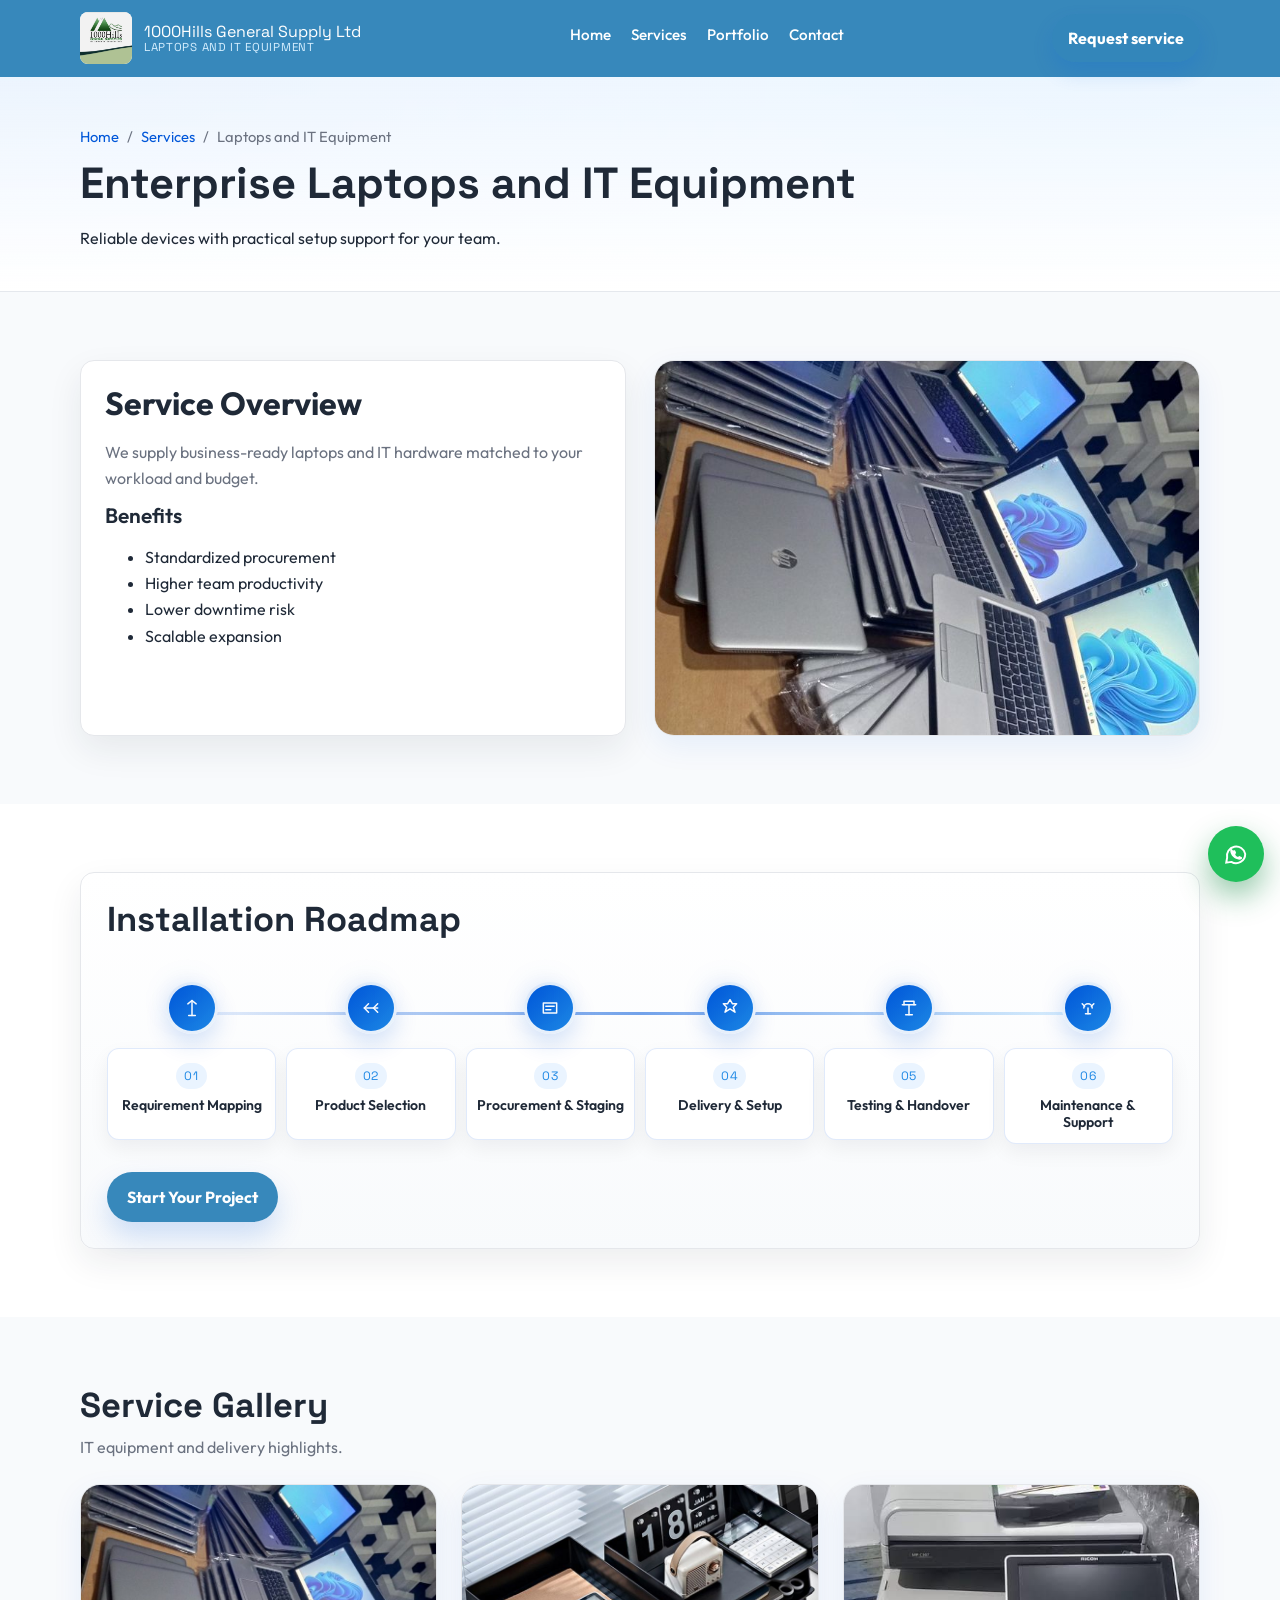
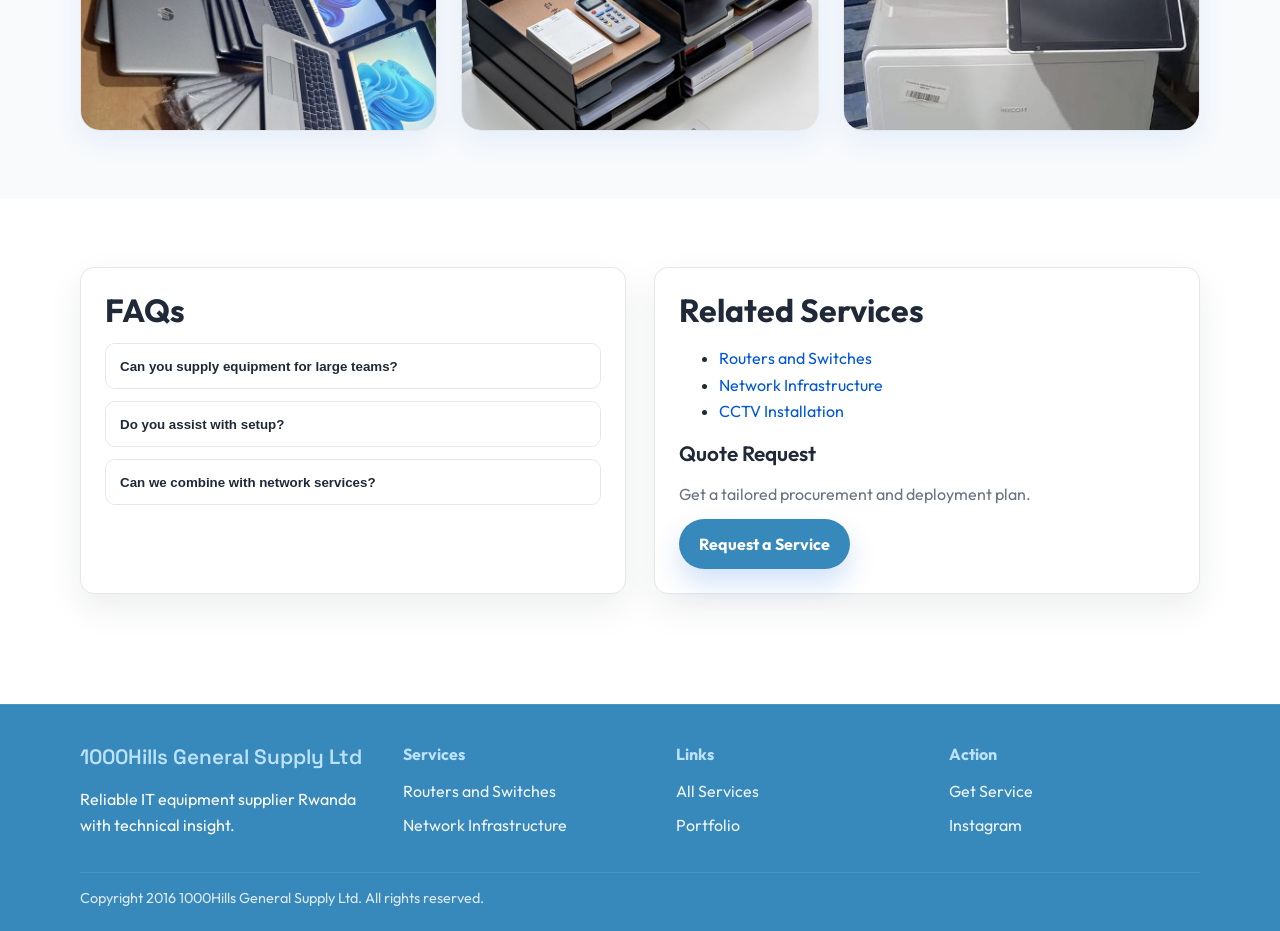
<file: services/laptops-it-equipment/index.html>
<!DOCTYPE html>
<html lang="en">
<head>
  <meta charset="UTF-8">
  <meta name="viewport" content="width=device-width, initial-scale=1.0">
  <title>Laptops and IT Equipment Supplier Rwanda | 1000Hills</title>
  <meta name="description" content="Reliable laptops and enterprise IT equipment supplier Rwanda services with setup support and deployment guidance for business environments.">
  <meta name="robots" content="index, follow">
  <link rel="canonical" href="https://www.1000hillsgeneralsupply.com/services/laptops-it-equipment/">
  <meta property="og:type" content="website">
  <meta property="og:title" content="Laptops and IT Equipment Supplier Rwanda | 1000Hills">
  <meta property="og:description" content="Reliable laptops and enterprise IT equipment supply in Rwanda with setup support and deployment guidance by 1000Hills General Supply Ltd.">
  <meta property="og:url" content="https://www.1000hillsgeneralsupply.com/services/laptops-it-equipment/">
  <meta property="og:image" content="https://www.1000hillsgeneralsupply.com/images/laptops.jpg">
  <meta name="twitter:card" content="summary_large_image">
  <meta name="twitter:title" content="IT Equipment Supplier Rwanda | 1000Hills">
  <meta name="twitter:description" content="Business laptops, peripherals, and enterprise hardware supply with deployment support in Rwanda.">
  <meta name="twitter:image" content="https://www.1000hillsgeneralsupply.com/images/laptops.jpg">
  <link rel="stylesheet" href="/assets/css/styles.css">
  <script type="application/ld+json">
    {
      "@context": "https://schema.org",
      "@graph": [
        {
          "@type": "WebPage",
          "@id": "https://www.1000hillsgeneralsupply.com/services/laptops-it-equipment/#webpage",
          "url": "https://www.1000hillsgeneralsupply.com/services/laptops-it-equipment/",
          "name": "Laptops and IT Equipment Supplier Rwanda | 1000Hills",
          "mainEntity": {
            "@id": "https://www.1000hillsgeneralsupply.com/services/laptops-it-equipment/#service"
          },
          "breadcrumb": {
            "@id": "https://www.1000hillsgeneralsupply.com/services/laptops-it-equipment/#breadcrumb"
          }
        },

        {
          "@type": "BreadcrumbList",
          "@id": "https://www.1000hillsgeneralsupply.com/services/laptops-it-equipment/#breadcrumb",
          "name": "Breadcrumb",
          "itemListElement": [
            {
              "@type": "ListItem",
              "position": 1,
              "name": "Home",
              "item": "https://www.1000hillsgeneralsupply.com/"
            },
            {
              "@type": "ListItem",
              "position": 2,
              "name": "Services",
              "item": "https://www.1000hillsgeneralsupply.com/services/"
            },
            {
              "@type": "ListItem",
              "position": 3,
              "name": "Laptops and IT Equipment",
              "item": "https://www.1000hillsgeneralsupply.com/services/laptops-it-equipment/"
            }
          ]
        },

        {
          "@type": "Organization",
          "@id": "https://www.1000hillsgeneralsupply.com/#organization",
          "name": "1000Hills General Supply Ltd",
          "url": "https://www.1000hillsgeneralsupply.com",
          "logo": {
            "@type": "ImageObject",
            "url": "https://www.1000hillsgeneralsupply.com/logo.png"
          }
        },

        {
          "@type": "LocalBusiness",
          "@id": "https://www.1000hillsgeneralsupply.com/#localbusiness",
          "name": "1000Hills General Supply Ltd",
          "url": "https://www.1000hillsgeneralsupply.com",
          "areaServed": {
            "@type": "Country",
            "name": "Rwanda"
          }
        },

        {
          "@type": "Service",
          "@id": "https://www.1000hillsgeneralsupply.com/services/laptops-it-equipment/#service",
          "name": "Laptops and IT Equipment Supply",
          "serviceType": "Enterprise IT hardware sourcing and setup",
          "provider": {
            "@id": "https://www.1000hillsgeneralsupply.com/#organization"
          },
          "areaServed": {
            "@type": "Country",
            "name": "Rwanda"
          }
        }
      ]
    }
  </script>
</head>
<body>
  <div class="preloader" aria-hidden="true"><div class="loader-ring"></div></div>
  <header class="site-header"><div class="container navbar"><a class="brand" href="/"><img src="/images/logo.jpeg" alt="1000Hills logo" loading="eager"><span class="brand-title">1000Hills General Supply Ltd<small>Laptops and IT Equipment</small></span></a><button class="mobile-toggle" data-mobile-toggle aria-label="Open menu" aria-expanded="false">☰</button><nav class="nav-menu" data-nav-menu><a class="nav-link" href="/">Home</a><a class="nav-link" href="/services/">Services</a><a class="nav-link" href="/portfolio/">Portfolio</a><a class="nav-link" href="/contact/">Contact</a></nav><a class="nav-cta" href="/request-quote/">Request service</a></div></header>

  <main>
    <section class="page-hero"><div class="container reveal"><nav class="breadcrumbs" aria-label="Breadcrumb"><a href="/">Home</a><span>/</span><a href="/services/">Services</a><span>/</span><span>Laptops and IT Equipment</span></nav><h1>Enterprise Laptops and IT Equipment</h1><p>Reliable devices with practical setup support for your team.</p></div></section>

    <section><div class="container grid-2"><article class="card reveal"><h2>Service Overview</h2><p>We supply business-ready laptops and IT hardware matched to your workload and budget.</p><h3>Benefits</h3><ul><li>Standardized procurement</li><li>Higher team productivity</li><li>Lower downtime risk</li><li>Scalable expansion</li></ul></article><div class="image-card reveal"><img src="/images/laptops.jpg" alt="Enterprise laptops displayed for office IT deployment" loading="lazy"></div></div></section>

    <section><div class="container"><article class="card reveal roadmap-panel"><div class="section-head roadmap-head"><h2>Installation Roadmap</h2></div><div class="roadmap-track" aria-label="Installation roadmap">
            <div class="roadmap-step roadmap-step-top">
              <div class="roadmap-icon" aria-hidden="true">
                <svg viewBox="0 0 24 24" fill="none" stroke="currentColor" stroke-width="1.8" stroke-linecap="round" stroke-linejoin="round"><path d="M12 3v18" /><path d="M7 7l5-4 5 4" /><path d="M8 21h8" /></svg>
              </div>
              <div>
                <span class="roadmap-badge">01</span>
                <h3>Requirement Mapping</h3>
                
              </div>
            </div>
            <div class="roadmap-step roadmap-step-bottom">
              <div class="roadmap-icon" aria-hidden="true">
                <svg viewBox="0 0 24 24" fill="none" stroke="currentColor" stroke-width="1.8" stroke-linecap="round" stroke-linejoin="round"><path d="M4 12h16" /><path d="M9 7l-5 5 5 5" /><path d="M20 7l-5 5 5 5" /></svg>
              </div>
              <div>
                <span class="roadmap-badge">02</span>
                <h3>Product Selection</h3>
                
              </div>
            </div>
            <div class="roadmap-step roadmap-step-top">
              <div class="roadmap-icon" aria-hidden="true">
                <svg viewBox="0 0 24 24" fill="none" stroke="currentColor" stroke-width="1.8" stroke-linecap="round" stroke-linejoin="round"><path d="M4 6h16v12H4z" /><path d="M7 10h10" /><path d="M7 14h6" /></svg>
              </div>
              <div>
                <span class="roadmap-badge">03</span>
                <h3>Procurement & Staging</h3>
                
              </div>
            </div>
            <div class="roadmap-step roadmap-step-bottom">
              <div class="roadmap-icon" aria-hidden="true">
                <svg viewBox="0 0 24 24" fill="none" stroke="currentColor" stroke-width="1.8" stroke-linecap="round" stroke-linejoin="round"><path d="M12 2l3 5h5l-4 4 2 6-6-4-6 4 2-6-4-4h5z" /></svg>
              </div>
              <div>
                <span class="roadmap-badge">04</span>
                <h3>Delivery & Setup</h3>
                
              </div>
            </div>
            <div class="roadmap-step roadmap-step-top">
              <div class="roadmap-icon" aria-hidden="true">
                <svg viewBox="0 0 24 24" fill="none" stroke="currentColor" stroke-width="1.8" stroke-linecap="round" stroke-linejoin="round"><path d="M4 8h16" /><path d="M6 8V4h12v4" /><path d="M8 20h8" /><path d="M12 8v12" /></svg>
              </div>
              <div>
                <span class="roadmap-badge">05</span>
                <h3>Testing & Handover</h3>
                
              </div>
            </div>
            <div class="roadmap-step roadmap-step-bottom">
              <div class="roadmap-icon" aria-hidden="true">
                <svg viewBox="0 0 24 24" fill="none" stroke="currentColor" stroke-width="1.8" stroke-linecap="round" stroke-linejoin="round"><path d="M7 12a5 5 0 0 1 10 0" /><path d="M12 12v7" /><path d="M9 19h6" /><path d="M5 7l3 3" /><path d="M19 7l-3 3" /></svg>
              </div>
              <div>
                <span class="roadmap-badge">06</span>
                <h3>Maintenance & Support</h3>
                
              </div>
            </div>
          </div>
          <a class="btn btn-primary roadmap-cta" href="/request-quote/">Start Your Project</a>
        </article></div></section>

    <section><div class="container"><div class="section-head reveal"><h2>Service Gallery</h2><p>IT equipment and delivery highlights.</p></div><div class="grid-3"><div class="image-card reveal"><img src="/images/laptops.jpg" alt="Business laptop lineup for enterprise procurement" loading="lazy"></div><div class="image-card reveal"><img src="/images/Paper-Tray- Desktop- Organizer-DeskFileHolder.jpg" alt="Office desk accessories and organization hardware" loading="lazy"></div><div class="image-card reveal"><img src="/images/Ricoh-Aficio-Mpc-306.jpg" alt="Office multifunction equipment for enterprise workflows" loading="lazy"></div></div></div></section>

    <section><div class="container grid-2"><article class="card reveal"><h2>FAQs</h2><div class="faq-item"><button class="faq-question" type="button">Can you supply equipment for large teams?</button><div class="faq-answer"><p>Yes. We support bulk and phased rollouts.</p></div></div><div class="faq-item"><button class="faq-question" type="button">Do you assist with setup?</button><div class="faq-answer"><p>Yes. We provide baseline setup and onboarding guidance.</p></div></div><div class="faq-item"><button class="faq-question" type="button">Can we combine with network services?</button><div class="faq-answer"><p>Yes. We integrate supply with networking and security services.</p></div></div></article><article class="card reveal"><h2>Related Services</h2><ul><li><a href="/services/routers-switches/">Routers and Switches</a></li><li><a href="/services/network-infrastructure/">Network Infrastructure</a></li><li><a href="/services/cctv-installation/">CCTV Installation</a></li></ul><h3>Quote Request</h3><p>Get a tailored procurement and deployment plan.</p><a class="btn btn-primary" href="/request-quote/">Request a Service</a></article></div></section>
  </main>

  <footer class="site-footer"><div class="container footer-grid"><div><h3 class="footer-title">1000Hills General Supply Ltd</h3><p>Reliable IT equipment supplier Rwanda with technical insight.</p></div><div><h4>Services</h4><div class="footer-links"><a href="/services/routers-switches/">Routers and Switches</a><a href="/services/network-infrastructure/">Network Infrastructure</a></div></div><div><h4>Links</h4><div class="footer-links"><a href="/services/">All Services</a><a href="/portfolio/">Portfolio</a></div></div><div><h4>Action</h4><div class="footer-links"><a href="/request-quote/">Get Service</a><a href="https://www.instagram.com/1000hillsgeneralsupplyltd?utm_source=qr&igsh=eDlnM3ZrcW91emtj">Instagram</a></div></div></div></div><div class="container footer-bottom">Copyright 2016 1000Hills General Supply Ltd. All rights reserved.</div></footer>
  <a class="whatsapp-float" href="https://wa.me/250787410990" aria-label="WhatsApp">WhatsApp</a>
  <script defer src="/assets/js/main.js"></script>
</body>
</html>
</file>
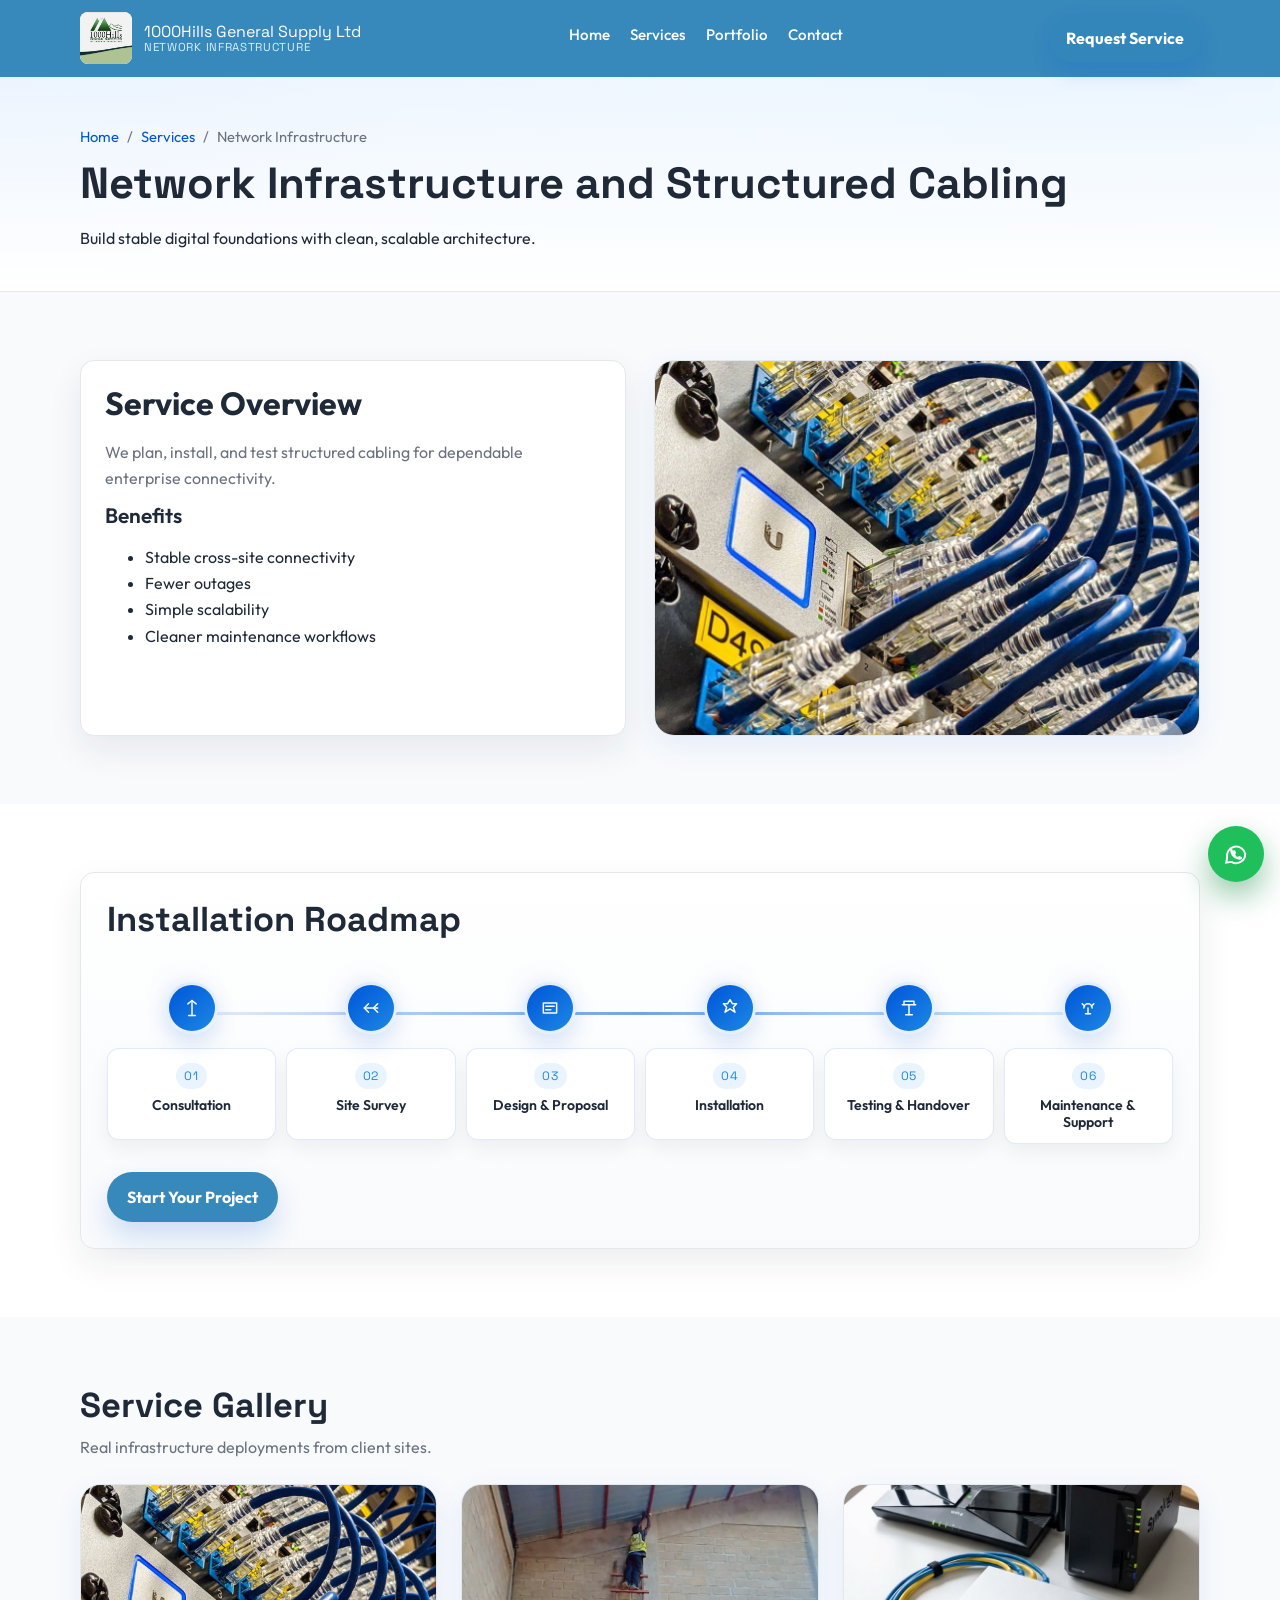
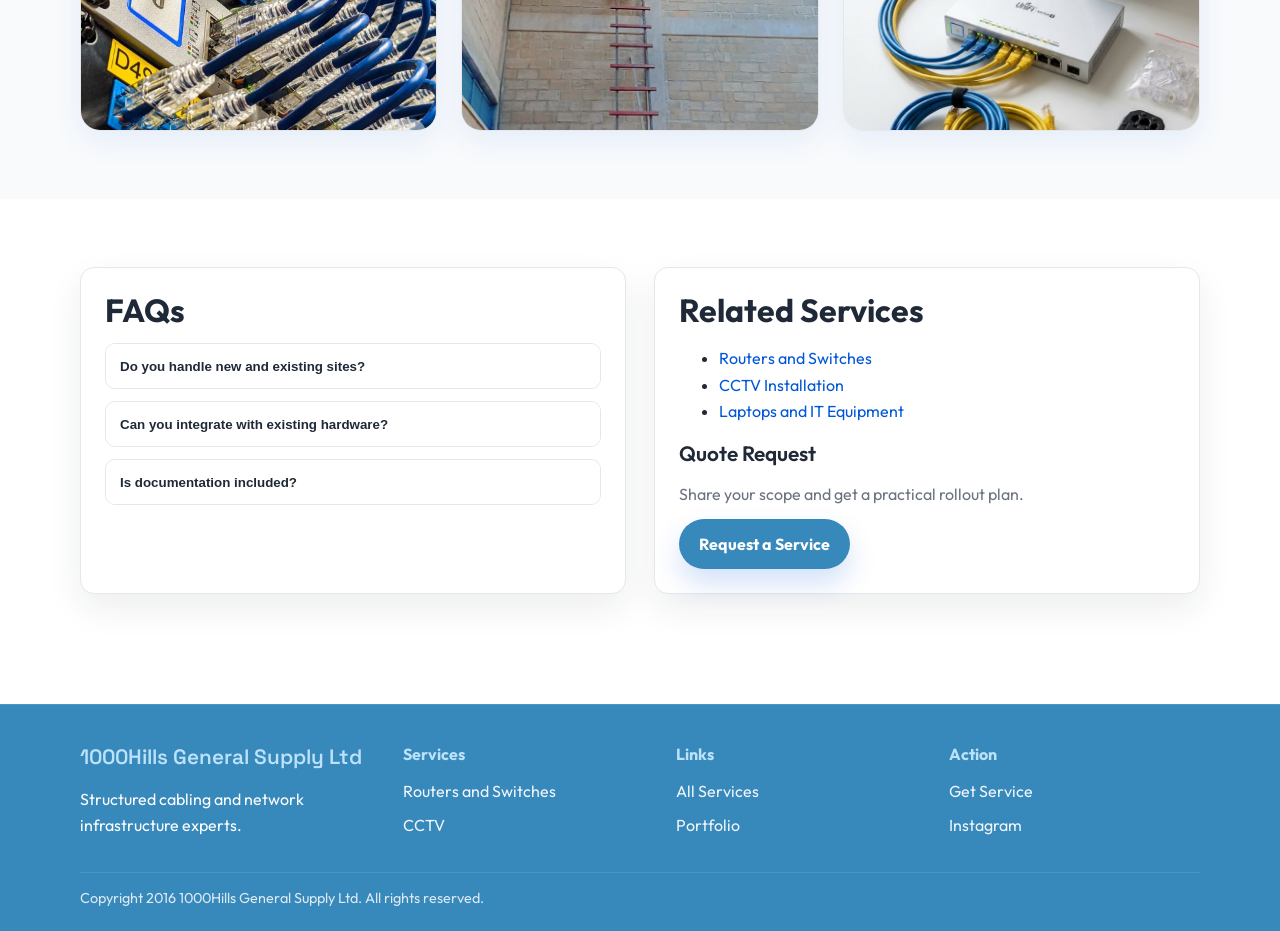
<file: services/network-infrastructure/index.html>
<!DOCTYPE html>
<html lang="en">
<head>
  <meta charset="UTF-8">
  <meta name="viewport" content="width=device-width, initial-scale=1.0">
  <title>Network Infrastructure and Structured Cabling Rwanda | 1000Hills</title>
  <meta name="description" content="Professional network infrastructure and structured cabling Rwanda services for stable, secure, and scalable connectivity environments.">
  <meta name="robots" content="index, follow">
  <link rel="canonical" href="https://www.1000hillsgeneralsupply.com/services/network-infrastructure/">
  <meta property="og:type" content="website">
  <meta property="og:title" content="Network Infrastructure and Structured Cabling Rwanda | 1000Hills">
  <meta property="og:description" content="Professional network infrastructure and structured cabling in Rwanda for stable, secure, and scalable connectivity environments by 1000Hills.">
  <meta property="og:url" content="https://www.1000hillsgeneralsupply.com/services/network-infrastructure/">
  <meta property="og:image" content="https://www.1000hillsgeneralsupply.com/images/on-site3.jpeg">
  <meta name="twitter:card" content="summary_large_image">
  <meta name="twitter:title" content="Structured Cabling Rwanda | 1000Hills">
  <meta name="twitter:description" content="Design and deployment of robust network infrastructure across Rwanda.">
  <meta name="twitter:image" content="https://www.1000hillsgeneralsupply.com/images/on-site3.jpeg">
  <link rel="stylesheet" href="/assets/css/styles.css">
  <script type="application/ld+json">
    {
      "@context": "https://schema.org",
      "@graph": [
        {
          "@type": "WebPage",
          "@id": "https://www.1000hillsgeneralsupply.com/services/network-infrastructure/#webpage",
          "url": "https://www.1000hillsgeneralsupply.com/services/network-infrastructure/",
          "name": "Network Infrastructure and Structured Cabling Rwanda | 1000Hills",
          "breadcrumb": {
            "@type": "BreadcrumbList",
            "itemListElement": [
              {"@type": "ListItem", "position": 1, "name": "Home", "item": "https://www.1000hillsgeneralsupply.com/"},
              {"@type": "ListItem", "position": 2, "name": "Services", "item": "https://www.1000hillsgeneralsupply.com/services/"},
              {"@type": "ListItem", "position": 3, "name": "Network Infrastructure", "item": "https://www.1000hillsgeneralsupply.com/services/network-infrastructure/"}
            ]
          }
        },
        {"@type": "Organization", "name": "1000Hills General Supply Ltd", "url": "https://www.1000hillsgeneralsupply.com"},
        {"@type": "LocalBusiness", "name": "1000Hills General Supply", "url": "https://www.1000hillsgeneralsupply.com", "address": {"@type": "PostalAddress", "streetAddress": "KG 123 St", "addressLocality": "Kigali", "addressCountry": "RW"}, "areaServed": "Rwanda"},
        {"@type": "Service", "name": "Network Infrastructure and Structured Cabling", "serviceType": "Network installation Rwanda", "provider": {"@type": "Organization", "name": "1000Hills General Supply Ltd"}, "areaServed": "Rwanda"}
      ]
    }
  </script>
</head>
<body>
  <div class="preloader" aria-hidden="true"><div class="loader-ring"></div></div>
  <header class="site-header"><div class="container navbar"><a class="brand" href="/"><img src="/images/logo.jpeg" alt="1000Hills logo" loading="eager"><span class="brand-title">1000Hills General Supply Ltd<small>Network Infrastructure</small></span></a><button class="mobile-toggle" data-mobile-toggle aria-label="Open menu" aria-expanded="false">☰</button><nav class="nav-menu" data-nav-menu><a class="nav-link" href="/">Home</a><a class="nav-link" href="/services/">Services</a><a class="nav-link" href="/portfolio/">Portfolio</a><a class="nav-link" href="/contact/">Contact</a></nav><a class="nav-cta" href="/request-quote/">Request Service</a></div></header>

  <main>
    <section class="page-hero"><div class="container reveal"><nav class="breadcrumbs" aria-label="Breadcrumb"><a href="/">Home</a><span>/</span><a href="/services/">Services</a><span>/</span><span>Network Infrastructure</span></nav><h1>Network Infrastructure and Structured Cabling</h1><p>Build stable digital foundations with clean, scalable architecture.</p></div></section>

    <section><div class="container grid-2"><article class="card reveal"><h2>Service Overview</h2><p>We plan, install, and test structured cabling for dependable enterprise connectivity.</p><h3>Benefits</h3><ul><li>Stable cross-site connectivity</li><li>Fewer outages</li><li>Simple scalability</li><li>Cleaner maintenance workflows</li></ul></article><div class="image-card reveal"><img src="/images/network-infrastructure.png" alt="Technician installing network cable lines on industrial site" loading="lazy"></div></div></section>

    <section><div class="container"><article class="card reveal roadmap-panel"><div class="section-head roadmap-head"><h2>Installation Roadmap</h2></div><div class="roadmap-track" aria-label="Installation roadmap"><div class="roadmap-step roadmap-step-top"><div class="roadmap-icon" aria-hidden="true"><svg viewBox="0 0 24 24" fill="none" stroke="currentColor" stroke-width="1.8" stroke-linecap="round" stroke-linejoin="round"><path d="M12 3v18" /><path d="M7 7l5-4 5 4" /><path d="M8 21h8" /></svg></div><div><span class="roadmap-badge">01</span><h3>Consultation</h3></div></div><div class="roadmap-step roadmap-step-bottom"><div class="roadmap-icon" aria-hidden="true"><svg viewBox="0 0 24 24" fill="none" stroke="currentColor" stroke-width="1.8" stroke-linecap="round" stroke-linejoin="round"><path d="M4 12h16" /><path d="M9 7l-5 5 5 5" /><path d="M20 7l-5 5 5 5" /></svg></div><div><span class="roadmap-badge">02</span><h3>Site Survey</h3></div></div><div class="roadmap-step roadmap-step-top"><div class="roadmap-icon" aria-hidden="true"><svg viewBox="0 0 24 24" fill="none" stroke="currentColor" stroke-width="1.8" stroke-linecap="round" stroke-linejoin="round"><path d="M4 6h16v12H4z" /><path d="M7 10h10" /><path d="M7 14h6" /></svg></div><div><span class="roadmap-badge">03</span><h3>Design & Proposal</h3></div></div><div class="roadmap-step roadmap-step-bottom"><div class="roadmap-icon" aria-hidden="true"><svg viewBox="0 0 24 24" fill="none" stroke="currentColor" stroke-width="1.8" stroke-linecap="round" stroke-linejoin="round"><path d="M12 2l3 5h5l-4 4 2 6-6-4-6 4 2-6-4-4h5z" /></svg></div><div><span class="roadmap-badge">04</span><h3>Installation</h3></div></div><div class="roadmap-step roadmap-step-top"><div class="roadmap-icon" aria-hidden="true"><svg viewBox="0 0 24 24" fill="none" stroke="currentColor" stroke-width="1.8" stroke-linecap="round" stroke-linejoin="round"><path d="M4 8h16" /><path d="M6 8V4h12v4" /><path d="M8 20h8" /><path d="M12 8v12" /></svg></div><div><span class="roadmap-badge">05</span><h3>Testing & Handover</h3></div></div><div class="roadmap-step roadmap-step-bottom"><div class="roadmap-icon" aria-hidden="true"><svg viewBox="0 0 24 24" fill="none" stroke="currentColor" stroke-width="1.8" stroke-linecap="round" stroke-linejoin="round"><path d="M7 12a5 5 0 0 1 10 0" /><path d="M12 12v7" /><path d="M9 19h6" /><path d="M5 7l3 3" /><path d="M19 7l-3 3" /></svg></div><div><span class="roadmap-badge">06</span><h3>Maintenance & Support</h3></div></div></div><a class="btn btn-primary roadmap-cta" href="/request-quote/">Start Your Project</a></article></div></section>

    <section><div class="container"><div class="section-head reveal"><h2>Service Gallery</h2><p>Real infrastructure deployments from client sites.</p></div><div class="grid-3"><div class="image-card reveal"><img src="/images/network-infrastructure.png" alt="Team performing high-level network infrastructure setup" loading="lazy"></div><div class="image-card reveal"><img src="/images/worker-on-site3.jpeg" alt="Technicians routing network cable in industrial space" loading="lazy"></div><div class="image-card reveal"><img src="/images/Router.jpg" alt="Routers and switch devices connected in office network environment" loading="lazy"></div></div></div></section>

    <section><div class="container grid-2"><article class="card reveal"><h2>FAQs</h2><div class="faq-item"><button class="faq-question" type="button">Do you handle new and existing sites?</button><div class="faq-answer"><p>Yes. We support both new builds and upgrades.</p></div></div><div class="faq-item"><button class="faq-question" type="button">Can you integrate with existing hardware?</button><div class="faq-answer"><p>Yes. We integrate compatible systems where possible.</p></div></div><div class="faq-item"><button class="faq-question" type="button">Is documentation included?</button><div class="faq-answer"><p>Yes. We provide clear testing and handover documentation.</p></div></div></article><article class="card reveal"><h2>Related Services</h2><ul><li><a href="/services/routers-switches/">Routers and Switches</a></li><li><a href="/services/cctv-installation/">CCTV Installation</a></li><li><a href="/services/laptops-it-equipment/">Laptops and IT Equipment</a></li></ul><h3>Quote Request</h3><p>Share your scope and get a practical rollout plan.</p><a class="btn btn-primary" href="/request-quote/">Request a Service</a></article></div></section>
  </main>

  <footer class="site-footer"><div class="container footer-grid"><div><h3 class="footer-title">1000Hills General Supply Ltd</h3><p>Structured cabling and network infrastructure experts.</p></div><div><h4>Services</h4><div class="footer-links"><a href="/services/routers-switches/">Routers and Switches</a><a href="/services/cctv-installation/">CCTV</a></div></div><div><h4>Links</h4><div class="footer-links"><a href="/services/">All Services</a><a href="/portfolio/">Portfolio</a></div></div><div><h4>Action</h4><div class="footer-links"><a href="/request-quote/">Get Service</a><a href="https://www.instagram.com/1000hillsgeneralsupplyltd?utm_source=qr&igsh=eDlnM3ZrcW91emtj">Instagram</a></div></div></div></div><div class="container footer-bottom">Copyright 2016 1000Hills General Supply Ltd. All rights reserved.</div></footer>
  <a class="whatsapp-float" href="https://wa.me/250787410990" aria-label="WhatsApp">WhatsApp</a>
  <script defer src="/assets/js/main.js"></script>
</body>
</html>
</file>
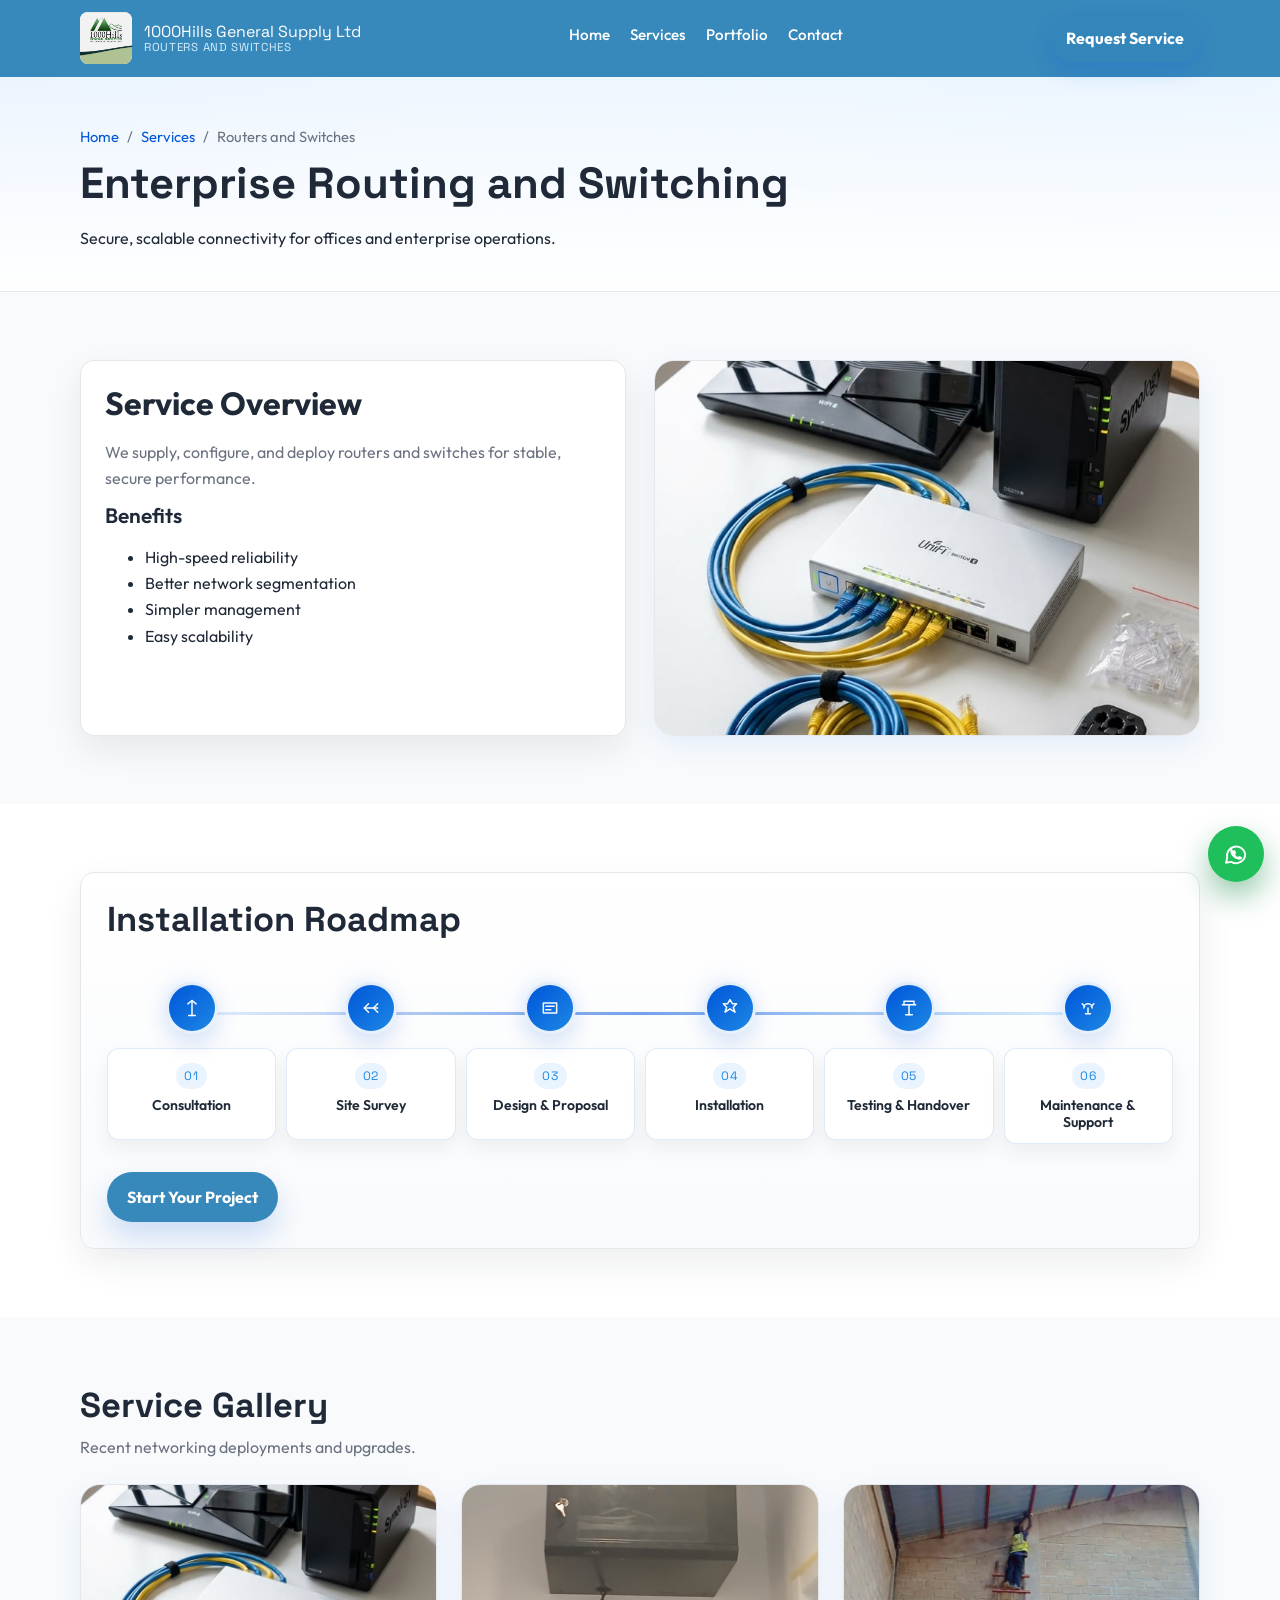
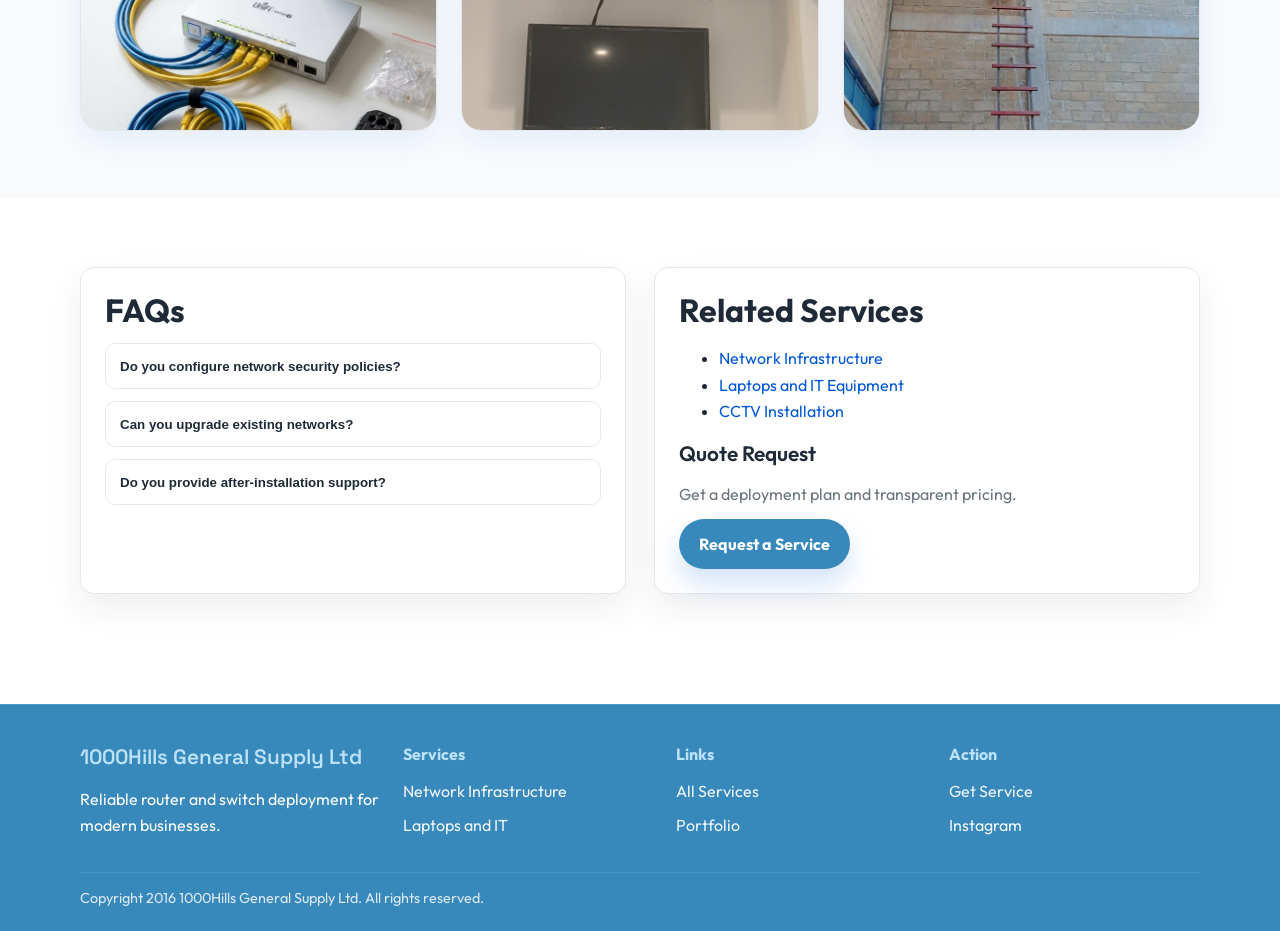
<file: services/routers-switches/index.html>
<!DOCTYPE html>
<html lang="en">
<head>
  <meta charset="UTF-8">
  <meta name="viewport" content="width=device-width, initial-scale=1.0">
  <title>Routers and Switches Rwanda | Enterprise Network Hardware</title>
  <meta name="description" content="Routers and switches supply and installation for enterprise connectivity, segmentation, and secure network access across Rwanda.">
  <meta name="robots" content="index, follow">
  <link rel="canonical" href="https://www.1000hillsgeneralsupply.com/services/routers-switches/">
  <meta property="og:type" content="website">
  <meta property="og:title" content="Routers and Switches Rwanda | Enterprise Network Hardware">
  <meta property="og:description" content="Routers and switches supply and installation for enterprise connectivity and secure network access across Rwanda by 1000Hills General Supply Ltd.">
  <meta property="og:url" content="https://www.1000hillsgeneralsupply.com/services/routers-switches/">
  <meta property="og:image" content="https://www.1000hillsgeneralsupply.com/images/Router.jpg">
  <meta name="twitter:card" content="summary_large_image">
  <meta name="twitter:title" content="Routers and Switches Rwanda | 1000Hills">
  <meta name="twitter:description" content="Secure and scalable routing and switching solutions for businesses in Rwanda.">
  <meta name="twitter:image" content="https://www.1000hillsgeneralsupply.com/images/Router.jpg">
  <link rel="stylesheet" href="/assets/css/styles.css">
  <script type="application/ld+json">
    {
      "@context": "https://schema.org",
      "@graph": [
        {
          "@type": "WebPage",
          "@id": "https://www.1000hillsgeneralsupply.com/services/routers-switches/#webpage",
          "url": "https://www.1000hillsgeneralsupply.com/services/routers-switches/",
          "name": "Routers and Switches Rwanda | Enterprise Network Hardware",
          "breadcrumb": {
            "@type": "BreadcrumbList",
            "itemListElement": [
              {"@type": "ListItem", "position": 1, "name": "Home", "item": "https://www.1000hillsgeneralsupply.com/"},
              {"@type": "ListItem", "position": 2, "name": "Services", "item": "https://www.1000hillsgeneralsupply.com/services/"},
              {"@type": "ListItem", "position": 3, "name": "Routers and Switches", "item": "https://www.1000hillsgeneralsupply.com/services/routers-switches/"}
            ]
          }
        },
        {"@type": "Organization", "name": "1000Hills General Supply Ltd", "url": "https://www.1000hillsgeneralsupply.com"},
        {"@type": "LocalBusiness", "name": "1000Hills General Supply", "url": "https://www.1000hillsgeneralsupply.com", "address": {"@type": "PostalAddress", "streetAddress": "KG 123 St", "addressLocality": "Kigali", "addressCountry": "RW"}, "areaServed": "Rwanda"},
        {"@type": "Service", "name": "Routers and Switches Installation", "serviceType": "Enterprise routing and switching services", "provider": {"@type": "Organization", "name": "1000Hills General Supply Ltd"}, "areaServed": "Rwanda"}
      ]
    }
  </script>
</head>
<body>
  <div class="preloader" aria-hidden="true"><div class="loader-ring"></div></div>
  <header class="site-header"><div class="container navbar"><a class="brand" href="/"><img src="/images/logo.jpeg" alt="1000Hills logo" loading="eager"><span class="brand-title">1000Hills General Supply Ltd<small>Routers and Switches</small></span></a><button class="mobile-toggle" data-mobile-toggle aria-label="Open menu" aria-expanded="false">☰</button><nav class="nav-menu" data-nav-menu><a class="nav-link" href="/">Home</a><a class="nav-link" href="/services/">Services</a><a class="nav-link" href="/portfolio/">Portfolio</a><a class="nav-link" href="/contact/">Contact</a></nav><a class="nav-cta" href="/request-quote/">Request  Service</a></div></header>

  <main>
    <section class="page-hero"><div class="container reveal"><nav class="breadcrumbs" aria-label="Breadcrumb"><a href="/">Home</a><span>/</span><a href="/services/">Services</a><span>/</span><span>Routers and Switches</span></nav><h1>Enterprise Routing and Switching</h1><p>Secure, scalable connectivity for offices and enterprise operations.</p></div></section>

    <section><div class="container grid-2"><article class="card reveal"><h2>Service Overview</h2><p>We supply, configure, and deploy routers and switches for stable, secure performance.</p><h3>Benefits</h3><ul><li>High-speed reliability</li><li>Better network segmentation</li><li>Simpler management</li><li>Easy scalability</li></ul></article><div class="image-card reveal"><img src="/images/Router.jpg" alt="Enterprise routers and switches with ethernet network setup" loading="lazy"></div></div></section>

    <section><div class="container"><article class="card reveal roadmap-panel"><div class="section-head roadmap-head"><h2>Installation Roadmap</h2></div><div class="roadmap-track" aria-label="Installation roadmap"><div class="roadmap-step roadmap-step-top"><div class="roadmap-icon" aria-hidden="true"><svg viewBox="0 0 24 24" fill="none" stroke="currentColor" stroke-width="1.8" stroke-linecap="round" stroke-linejoin="round"><path d="M12 3v18" /><path d="M7 7l5-4 5 4" /><path d="M8 21h8" /></svg></div><div><span class="roadmap-badge">01</span><h3>Consultation</h3></div></div><div class="roadmap-step roadmap-step-bottom"><div class="roadmap-icon" aria-hidden="true"><svg viewBox="0 0 24 24" fill="none" stroke="currentColor" stroke-width="1.8" stroke-linecap="round" stroke-linejoin="round"><path d="M4 12h16" /><path d="M9 7l-5 5 5 5" /><path d="M20 7l-5 5 5 5" /></svg></div><div><span class="roadmap-badge">02</span><h3>Site Survey</h3></div></div><div class="roadmap-step roadmap-step-top"><div class="roadmap-icon" aria-hidden="true"><svg viewBox="0 0 24 24" fill="none" stroke="currentColor" stroke-width="1.8" stroke-linecap="round" stroke-linejoin="round"><path d="M4 6h16v12H4z" /><path d="M7 10h10" /><path d="M7 14h6" /></svg></div><div><span class="roadmap-badge">03</span><h3>Design & Proposal</h3></div></div><div class="roadmap-step roadmap-step-bottom"><div class="roadmap-icon" aria-hidden="true"><svg viewBox="0 0 24 24" fill="none" stroke="currentColor" stroke-width="1.8" stroke-linecap="round" stroke-linejoin="round"><path d="M12 2l3 5h5l-4 4 2 6-6-4-6 4 2-6-4-4h5z" /></svg></div><div><span class="roadmap-badge">04</span><h3>Installation</h3></div></div><div class="roadmap-step roadmap-step-top"><div class="roadmap-icon" aria-hidden="true"><svg viewBox="0 0 24 24" fill="none" stroke="currentColor" stroke-width="1.8" stroke-linecap="round" stroke-linejoin="round"><path d="M4 8h16" /><path d="M6 8V4h12v4" /><path d="M8 20h8" /><path d="M12 8v12" /></svg></div><div><span class="roadmap-badge">05</span><h3>Testing & Handover</h3></div></div><div class="roadmap-step roadmap-step-bottom"><div class="roadmap-icon" aria-hidden="true"><svg viewBox="0 0 24 24" fill="none" stroke="currentColor" stroke-width="1.8" stroke-linecap="round" stroke-linejoin="round"><path d="M7 12a5 5 0 0 1 10 0" /><path d="M12 12v7" /><path d="M9 19h6" /><path d="M5 7l3 3" /><path d="M19 7l-3 3" /></svg></div><div><span class="roadmap-badge">06</span><h3>Maintenance & Support</h3></div></div></div><a class="btn btn-primary roadmap-cta" href="/request-quote/">Start Your Project</a></article></div></section>

    <section><div class="container"><div class="section-head reveal"><h2>Service Gallery</h2><p>Recent networking deployments and upgrades.</p></div><div class="grid-3"><div class="image-card reveal"><img src="/images/Router.jpg" alt="Routers, NAS, switch, and cable tools ready for installation" loading="lazy"></div><div class="image-card reveal"><img src="/images/tv-installation.jpeg" alt="Installed network cabinet and display endpoint setup" loading="lazy"></div><div class="image-card reveal"><img src="/images/worker-on-site3.jpeg" alt="Technician executing structured network wiring at height" loading="lazy"></div></div></div></section>

    <section><div class="container grid-2"><article class="card reveal"><h2>FAQs</h2><div class="faq-item"><button class="faq-question" type="button">Do you configure network security policies?</button><div class="faq-answer"><p>Yes. We apply secure policies based on your environment.</p></div></div><div class="faq-item"><button class="faq-question" type="button">Can you upgrade existing networks?</button><div class="faq-answer"><p>Yes. We deliver phased upgrades with minimal downtime.</p></div></div><div class="faq-item"><button class="faq-question" type="button">Do you provide after-installation support?</button><div class="faq-answer"><p>Yes. Ongoing support and maintenance are available.</p></div></div></article><article class="card reveal"><h2>Related Services</h2><ul><li><a href="/services/network-infrastructure/">Network Infrastructure</a></li><li><a href="/services/laptops-it-equipment/">Laptops and IT Equipment</a></li><li><a href="/services/cctv-installation/">CCTV Installation</a></li></ul><h3>Quote Request</h3><p>Get a deployment plan and transparent pricing.</p><a class="btn btn-primary" href="/request-quote/">Request a Service</a></article></div></section>
  </main>

  <footer class="site-footer"><div class="container footer-grid"><div><h3 class="footer-title">1000Hills General Supply Ltd</h3><p>Reliable router and switch deployment for modern businesses.</p></div><div><h4>Services</h4><div class="footer-links"><a href="/services/network-infrastructure/">Network Infrastructure</a><a href="/services/laptops-it-equipment/">Laptops and IT</a></div></div><div><h4>Links</h4><div class="footer-links"><a href="/services/">All Services</a><a href="/portfolio/">Portfolio</a></div></div><div><h4>Action</h4><div class="footer-links"><a href="/request-quote/">Get Service</a><a href="https://www.instagram.com/1000hillsgeneralsupplyltd?utm_source=qr&igsh=eDlnM3ZrcW91emtj">Instagram</a></div></div></div></div><div class="container footer-bottom">Copyright 2016 1000Hills General Supply Ltd. All rights reserved.</div></footer>
  <a class="whatsapp-float" href="https://wa.me/250787410990" aria-label="WhatsApp">WhatsApp</a>
  <script defer src="/assets/js/main.js"></script>
</body>
</html>
</file>
<file: assets/css/styles.css>
@import url('https://fonts.googleapis.com/css2?family=Outfit:wght@300;400;500;600;700;800&family=Space+Grotesk:wght@500;600;700&display=swap');

:root {
  --color-primary: #0057D9;
  --color-primary-2: #1E88E5;
  --color-primary-light: #EAF4FF;
  --color-accent: #00A3FF;
  --color-background: #FFFFFF;
  --color-section: #F8FAFC;
  --color-text: #1F2937;
  --color-text-muted: #6B7280;
  --color-border: #E5E7EB;
  --color-white: #ffffff;
  --color-footer: #003B95;
  --shadow-card: 0 10px 30px rgba(0, 87, 217, 0.08);
  --shadow-soft: 0 14px 34px rgba(31, 41, 55, 0.08);
  --radius-lg: 20px;
  --radius-md: 14px;
  --radius-sm: 10px;
  --container: min(1120px, 92vw);
}

* {
  box-sizing: border-box;
}

html {
  scroll-behavior: smooth;
}

body {
  margin: 0;
  font-family: 'Outfit', sans-serif;
  color: var(--color-text);
  background:
    radial-gradient(circle at top left, rgba(0, 87, 217, 0.07), transparent 28%),
    radial-gradient(circle at 86% 2%, rgba(0, 163, 255, 0.07), transparent 26%),
    var(--color-background);
  min-height: 100vh;
  line-height: 1.65;
}

img {
  max-width: 100%;
  display: block;
}

a {
  color: var(--color-primary);
  text-decoration: none;
}

.container {
  width: var(--container);
  margin: 0 auto;
}

/* Typography scale and headings */
h1, h2, h3, h4, h5, h6 {
  color: var(--color-text);
  margin: 0 0 14px;
  line-height: 1.18;
}

h1 { font-size: clamp(1.8rem, 3.4vw, 3.2rem); font-weight: 700; }
h2 { font-size: clamp(1.4rem, 2.6vw, 2rem); font-weight: 700; }
h3 { font-size: clamp(1.15rem, 2.2vw, 1.3rem); font-weight: 600; }

.lead {
  color: var(--color-text);
  font-size: 1.06rem;
  max-width: 66ch;
}

/* Components: cards */
.card {
  background: var(--color-white);
  border: 1px solid var(--color-border);
  border-radius: var(--radius-md);
  box-shadow: var(--shadow-card);
  padding: 20px;
  transition: transform 0.28s ease, box-shadow 0.28s ease;
}

.card:hover {
  transform: translateY(-6px);
  box-shadow: 0 18px 45px rgba(0,87,217,0.08);
}

.media-card img { border-radius: 12px 12px 8px 8px; }

/* Buttons: primary and secondary */
.btn {
  border-radius: 999px;
  padding: 12px 18px;
  font-weight: 700;
  cursor: pointer;
  transition: transform 0.18s ease, box-shadow 0.18s ease, background-color 0.18s ease, color 0.18s ease;
}

.btn-primary {
  background: var(--color-primary);
  color: #fff;
  border: 0;
  box-shadow: 0 8px 28px rgba(0,87,217,0.14);
}

.btn-primary:hover, .btn-primary:focus {
  background: var(--color-primary-2);
  transform: translateY(-2px);
}

.btn-secondary {
  background: transparent;
  color: var(--color-primary);
  border: 1px solid var(--color-primary);
}

.btn-secondary:hover, .btn-secondary:focus {
  background: rgba(234,244,255,0.8);
}

/* Navigation: underline animation for links */
.nav-link {
  position: relative;
  padding: 6px 4px;
  color: var(--color-text);
}

.nav-link::after {
  content: '';
  position: absolute;
  left: 0;
  bottom: -4px;
  width: 0;
  height: 3px;
  background: var(--color-accent);
  border-radius: 3px;
  transition: width 220ms ease;
}

.nav-link:hover::after,
.nav-link.active::after { width: 100%; }

/* Focus states for accessibility */
:focus {
  outline: 3px solid rgba(0,163,255,0.18);
  outline-offset: 2px;
}

:focus:not(:focus-visible) { outline: none; }

/* Header CTA (Request a Quote) styled as primary button */
.nav-cta {
  display: inline-flex;
  align-items: center;
  gap: 8px;
  padding: 10px 16px;
  border-radius: 999px;
  background: var(--color-primary);
  color: #fff;
  font-weight: 700;
  box-shadow: 0 8px 24px rgba(0,87,217,0.12);
  transition: transform 0.18s ease, background 0.18s ease;
}

.nav-cta:hover, .nav-cta:focus { background: var(--color-primary-2); transform: translateY(-2px); }

/* Screen-reader only */
.sr-only {
  position: absolute !important;
  width: 1px; height: 1px;
  padding: 0; margin: -1px;
  overflow: hidden; clip: rect(0 0 0 0);
  white-space: nowrap; border: 0;
}

/* Icons: use currentColor so we can tint with text color */
svg { display: inline-block; vertical-align: middle; }
svg [fill] { fill: currentColor; }

/* Forms */
input[type="text"], input[type="email"], select, textarea {
  width: 100%;
  padding: 12px 14px;
  border: 1px solid var(--color-border);
  border-radius: 10px;
  font-size: 1rem;
  background: #fff;
  transition: border-color 160ms ease, box-shadow 160ms ease;
}

input:focus, select:focus, textarea:focus {
  border-color: var(--color-primary);
  box-shadow: 0 6px 18px rgba(0,87,217,0.08);
  outline: none;
}

.error-msg { color: #b91c1c; font-size: 0.92rem; }

/* Touch targets and responsive spacing */
button, .btn, .nav-link { min-height: 44px; }
@media (max-width: 900px) {
  .hero-content { padding: 28px 0 36px; }
  .hero-stats { gap: 8px; grid-template-columns: 1fr; }
  .container { padding: 0 18px; }
}

.skip-link {
  position: absolute;
  left: -999px;
  top: 0;
  background: #fff;
  color: var(--color-text);
  padding: 10px;
  z-index: 10000;
}

.skip-link:focus {
  left: 12px;
}

.preloader {
  position: fixed;
  inset: 0;
  z-index: 5000;
  display: grid;
  place-items: center;
  background: linear-gradient(180deg, rgba(255, 255, 255, 0.96), rgba(234, 244, 255, 0.98));
  transition: opacity 0.5s ease, visibility 0.5s ease;
}

.preloader.hide {
  opacity: 0;
  visibility: hidden;
}

.loader-ring {
  width: 62px;
  height: 62px;
  border: 4px solid rgba(0, 87, 217, 0.14);
  border-top-color: var(--color-primary);
  border-radius: 50%;
  animation: spin 0.9s linear infinite;
}

@keyframes spin {
  to {
    transform: rotate(360deg);
  }
}

.topbar {
  padding: 10px 0;
  border-bottom: 1px solid var(--color-border);
  font-size: 0.92rem;
  color: var(--color-text-muted);
  background: #fff;
}

.topbar-content {
  display: flex;
  gap: 18px;
  justify-content: space-between;
  flex-wrap: wrap;
}

.site-header {
  position: sticky;
  top: 0;
  z-index: 1000;
  backdrop-filter: blur(14px);
  background: rgba(51, 134, 186, 0.98);
  border-bottom: 1px solid transparent;
  transition: box-shadow 0.22s ease, border-color 0.22s ease, background 0.22s ease;
}

.site-header.scrolled {
  box-shadow: 0 12px 32px rgba(15, 23, 42, 0.08);
  border-bottom-color: rgba(229, 231, 235, 0.95);
}

.navbar {
  display: flex;
  align-items: center;
  justify-content: space-between;
  gap: 18px;
  min-height: 76px;
}

.brand {
  display: inline-flex;
  align-items: center;
  gap: 12px;
  min-width: 0;
}

.brand img {
  width: 52px;
  height: 52px;
  object-fit: contain;
  border-radius: 8px;
  background: #fff;
}

.brand-title {
  font-family: 'Space Grotesk', sans-serif;
  font-size: 1rem;
  line-height: 1.2;
  color: #FFFFFF
}

.brand-title small {
  display: block;
  color: #D6EFFF;
  font-size: 0.72rem;
  letter-spacing: 0.06em;
  text-transform: uppercase;
}

.nav-menu {
  display: flex;
  align-items: center;
  gap: 20px;
}

.nav-link,
.mega-trigger {
  color:white;
  font-weight: 500;
  font-size: 0.95rem;
  border: none;
  background: transparent;
  cursor: pointer;
  position: relative;
  padding: 6px 0;
}

.nav-link:hover,
.mega-trigger:hover,
.nav-link[aria-current='page'] {
  color:#D6EFFF;
}

.nav-link::after,
.mega-trigger::after {
  content: '';
  position: absolute;
  left: 0;
  bottom: 0;
  width: 100%;
  height: 2px;
  border-radius: 999px;
  background: linear-gradient(90deg, var(--color-primary), var(--color-accent));
  transform: scaleX(0);
  transform-origin: left;
  transition: transform 0.22s ease;
}

.nav-link:hover::after,
.mega-trigger:hover::after,
.nav-link[aria-current='page']::after {
  transform: scaleX(1);
}

.nav-cta {
  display: inline-flex;
  align-items: center;
  justify-content: center;
  padding: 11px 16px;
  border-radius: 999px;
  background: rgba(51, 134, 186, 0.98);
  color: #fff;
  font-weight: 700;
  box-shadow: 0 10px 20px rgba(0, 87, 217, 0.18);
  transition: transform 0.22s ease, box-shadow 0.22s ease, background 0.22s ease;
}

.nav-cta:hover {
  background: var(--color-primary-2);
  transform: translateY(-1px);
  box-shadow: 0 12px 24px rgba(0, 87, 217, 0.22);
}

.nav-actions {
  display: flex;
  align-items: center;
  gap: 10px;
}

.mobile-toggle {
  display: none;
  width: 46px;
  height: 46px;
  border-radius: 12px;
  border: 1px solid var(--color-border);
  background: #fff;
  color: var(--color-text);
  box-shadow: 0 8px 18px rgba(15, 23, 42, 0.06);
}

.mega-menu-wrapper {
  position: relative;
}

.mega-menu {
  position: absolute;
  top: calc(100% + 18px);
  left: 50%;
  transform: translateX(-50%);
  width: min(860px, 92vw);
  border-radius: var(--radius-lg);
  border: 1px solid var(--color-border);
  background: #fff;
  box-shadow: var(--shadow-card);
  padding: 24px;
  display: none;
}

.mega-menu.open {
  display: block;
}

.mega-grid {
  display: grid;
  grid-template-columns: repeat(2, minmax(0, 1fr));
  gap: 14px;
}

.mega-item {
  padding: 14px;
  border-radius: var(--radius-md);
  border: 1px solid var(--color-border);
  background: linear-gradient(180deg, #fff, var(--color-primary-light));
  transition: transform 0.22s ease, border-color 0.22s ease, box-shadow 0.22s ease;
}

.mega-item:hover {
  transform: translateY(-2px);
  border-color: rgba(0, 87, 217, 0.22);
  box-shadow: 0 10px 24px rgba(0, 87, 217, 0.08);
}

.mega-item h4 {
  margin: 0 0 5px;
  font-size: 1rem;
  color: var(--color-text);
}

.mega-item p {
  margin: 0;
  font-size: 0.9rem;
  color: var(--color-text-muted);
}

.hero {
  position: relative;
  padding: 0;
}

.hero-full {
  min-height: clamp(520px, 74vh, 780px);
  display: flex;
  align-items: center;
  isolation: isolate;
  overflow: hidden;
}

.hero-full::before {
  content: '';
  position: absolute;
  inset: 0;
  z-index: -2;
  background-image:
    linear-gradient(110deg, rgba(0, 87, 217, 0.55) 8%, rgba(30, 136, 229, 0.34) 56%, rgba(0, 163, 255, 0.28) 100%),
    var(--hero-image);
  background-size: cover;
  background-position: center;
}

.hero-full::after {
  content: '';
  position: absolute;
  inset: 0;
  z-index: -1;
  background:
    radial-gradient(circle at 18% 24%, rgba(234, 244, 255, 0.38), transparent 34%),
    radial-gradient(circle at 82% 78%, rgba(0, 87, 217, 0.18), transparent 40%);
}

.hero-content {
  max-width: 760px;
  padding: 72px 0 80px;
  color: var(--color-text);
}

.hero h1,
.page-hero h1 {
  font-family: 'Space Grotesk', sans-serif;
  font-size: clamp(1.9rem, 3.4vw, 3.1rem);
  margin: 0 0 16px;
  line-height: 1.14;
}

.hero h1 {
  color: var(--color-text);
}

.hero p {
  color: var(--color-text-muted);
  font-size: 1.02rem;
  max-width: 64ch;
}

.rotating-words {
  color: #0077e6;
  border-right: 2px solid #0077e6;
  padding-right: 5px;
  white-space: nowrap;
  animation: caretPulse 0.9s steps(1) infinite;
}

@keyframes caretPulse {
  50% {
    border-right-color: transparent;
  }
}

.pill {
  display: inline-flex;
  align-items: center;
  gap: 8px;
  padding: 6px 12px;
  border-radius: 999px;
  background: rgba(234, 244, 255, 0.92);
  border: 1px solid rgba(0, 87, 217, 0.16);
  color: var(--color-primary);
  font-size: 0.84rem;
  text-transform: uppercase;
  letter-spacing: 0.05em;
}

.btn-hero-services {
  background: rgba(51, 134, 186, 0.98);
  color: #fff;
  border: 1px solid transparent;
  margin-top: 24px;
  display: flex;
  gap: 12px;
  flex-wrap: wrap;
}


.btn {
  border: 0;
  border-radius: 999px;
  padding: 12px 20px;
  font-weight: 700;
  cursor: pointer;
  display: inline-flex;
  align-items: center;
  justify-content: center;
  gap: 8px;
  transition: transform 0.25s ease, box-shadow 0.25s ease, background-color 0.25s ease, border-color 0.25s ease;
}

.btn:hover {
  transform: translateY(-2px);
}

.btn-primary {
  background: rgba(51, 134, 186, 0.98);
  color: #fff;
  box-shadow: 0 14px 28px rgba(0, 87, 217, 0.18);
}

.btn-primary:hover,
.btn-primary:focus-visible {
  background: var(--color-primary-2);
}

.btn-secondary {
  background: #fff;
  color: var(--color-primary);
  border: 1px solid var(--color-primary);
  box-shadow: 0 10px 20px rgba(0, 87, 217, 0.06);
}

.btn-secondary:hover,
.btn-secondary:focus-visible {
  background: var(--color-primary-light);
}

.hero-visual,
.image-card {
  border-radius: var(--radius-lg);
  overflow: hidden;
  border: 1px solid var(--color-border);
  box-shadow: var(--shadow-card);
  position: relative;
}

.hero-visual img,
.image-card img {
  width: 100%;
  aspect-ratio: 16 / 11;
  object-fit: cover;
}

.hero-stats {
  margin-top: 16px;
  display: grid;
  grid-template-columns: repeat(3, minmax(0, 1fr));
  gap: 10px;
}

.hero-stat {
  padding: 12px;
  border-radius: var(--radius-sm);
  background: linear-gradient(135deg, rgba(0, 87, 217, 0.96), rgba(30, 136, 229, 0.92));
  border: 1px solid rgba(234, 244, 255, 0.28);
  box-shadow: 0 10px 30px rgba(0, 87, 217, 0.14);
  color: #fff;
}

.hero-stat strong {
  display: block;
  font-size: 1.24rem;
  font-family: 'Space Grotesk', sans-serif;
  color: #fff;
}

.hero-stat span {
  color: rgba(255, 255, 255, 0.88);
  font-weight: 600;
}

main section {
  padding: 68px 0;
  background: var(--color-background);
}

main > section:nth-of-type(even):not(.hero):not(.page-hero) {
  background: var(--color-section);
}

.section-head {
  margin-bottom: 24px;
  max-width: 720px;
}

.section-head h2 {
  margin: 0 0 8px;
  font-family: 'Space Grotesk', sans-serif;
  font-size: clamp(1.5rem, 2.7vw, 2.2rem);
}

.section-head p {
  margin: 0;
  color: var(--color-text-muted);
}

.grid-2 {
  display: grid;
  grid-template-columns: repeat(2, minmax(0, 1fr));
  gap: 28px;
}

.grid-3 {
  display: grid;
  grid-template-columns: repeat(3, minmax(0, 1fr));
  gap: 24px;
}

.grid-4 {
  display: grid;
  grid-template-columns: repeat(4, minmax(0, 1fr));
  gap: 16px;
}

.card {
  padding: 24px;
  border-radius: var(--radius-md);
  border: 1px solid var(--color-border);
  background: #fff;
  box-shadow: var(--shadow-soft);
  transition: transform 0.22s ease, border-color 0.22s ease, box-shadow 0.22s ease;
}

.card:hover {
  transform: translateY(-4px);
  border-color: rgba(0, 87, 217, 0.2);
  box-shadow: 0 16px 38px rgba(0, 87, 217, 0.12);
}

.card h3 {
  margin-top: 0;
  color: var(--color-text);
}

.card p {
  color: var(--color-text-muted);
  margin-bottom: 0.7rem;
}

.media-card {
  overflow: hidden;
}

.media-card img {
  aspect-ratio: 16 / 10;
  object-fit: cover;
  border-radius: 10px;
  margin-bottom: 12px;
}

.services-overview-section .service-overview-link {
  display: inline-flex;
  align-items: center;
  gap: 8px;
  margin-top: 4px;
  padding: 8px 14px;
  border-radius: 999px;
  border: 1px solid rgba(0, 87, 217, 0.16);
  background: var(--color-primary-light);
  color: var(--color-primary);
  font-weight: 600;
  line-height: 1;
  transition: transform 0.2s ease, background-color 0.2s ease, border-color 0.2s ease, box-shadow 0.2s ease;
}

.services-overview-section .service-overview-link::after {
  content: '\2192';
  font-size: 1rem;
  line-height: 1;
}

.services-overview-section .service-overview-link:hover,
.services-overview-section .service-overview-link:focus-visible {
  background: rgba(0, 87, 217, 0.12);
  border-color: rgba(0, 87, 217, 0.28);
  transform: translateY(-1px);
}

.featured-products-section .section-head {
  max-width: 760px;
}

.product-grid {
  align-items: stretch;
}

.product-card {
  overflow: hidden;
  padding: 0;
  display: flex;
  flex-direction: column;
  transform: translateY(0);
}

.product-card img {
  width: 100%;
  aspect-ratio: 4 / 3;
  object-fit: cover;
  background: var(--color-primary-light);
  transition: transform 0.32s ease, filter 0.32s ease;
}

.product-card:hover,
.product-card:focus-within {
  transform: translateY(-8px);
  border-color: rgba(0, 87, 217, 0.28);
  box-shadow: 0 20px 44px rgba(0, 87, 217, 0.16);
}

.product-card:hover img,
.product-card:focus-within img {
  transform: scale(1.05);
  filter: saturate(1.08) contrast(1.03);
}

.product-card-small-image img {
  width: 78%;
  margin: 18px auto 0;
  border-radius: 10px;
  aspect-ratio: 4 / 3;
  object-fit: contain;
}

.product-card-body {
  padding: 18px;
}

.product-card-body h3 {
  font-size: 1.08rem;
  margin-bottom: 8px;
}

.product-card-body p {
  margin: 0;
}

.partners-section {
  overflow: hidden;
}

.partners-marquee {
  position: relative;
  overflow: hidden;
  border-radius: var(--radius-md);
  border: 1px solid var(--color-border);
  background: #fff;
  box-shadow: var(--shadow-soft);
}

.partners-marquee::before,
.partners-marquee::after {
  content: '';
  position: absolute;
  top: 0;
  bottom: 0;
  width: 84px;
  z-index: 2;
  pointer-events: none;
}

.partners-marquee::before {
  left: 0;
  background: linear-gradient(90deg, #fff, rgba(255, 255, 255, 0));
}

.partners-marquee::after {
  right: 0;
  background: linear-gradient(270deg, #fff, rgba(255, 255, 255, 0));
}

.partners-track {
  display: flex;
  width: max-content;
  gap: 18px;
  padding: 22px;
  animation: partnersScroll 18s linear infinite;
}

.partner-card {
  width: 220px;
  height: 132px;
  flex: 0 0 220px;
  display: flex;
  flex-direction: column;
  align-items: center;
  justify-content: center;
  gap: 8px;
  padding: 18px;
  border-radius: var(--radius-sm);
  border: 1px solid rgba(0, 87, 217, 0.12);
  background: linear-gradient(180deg, #fff, var(--color-primary-light));
  box-shadow: 0 10px 24px rgba(0, 87, 217, 0.07);
  transition: transform 0.24s ease, border-color 0.24s ease, box-shadow 0.24s ease;
}

.partner-card:hover {
  transform: translateY(-5px);
  border-color: rgba(0, 87, 217, 0.26);
  box-shadow: 0 16px 34px rgba(0, 87, 217, 0.12);
}

.partner-card img {
  max-width: 100%;
  max-height: 66px;
  object-fit: contain;
}

.partner-card h3 {
  margin: 0;
  color: var(--color-text);
  font-size: 0.92rem;
  line-height: 1.15;
  text-align: center;
}

@keyframes partnersScroll {
  from {
    transform: translateX(0);
  }

  to {
    transform: translateX(calc(-50% - 9px));
  }
}

.why-choose-card {
  position: relative;
  padding-top: 18px;
}

.why-icon {
  width: 44px;
  height: 44px;
  border-radius: 12px;
  display: inline-grid;
  place-items: center;
  margin-bottom: 12px;
  color: var(--color-primary);
  border: 1px solid rgba(0, 87, 217, 0.14);
  background: linear-gradient(160deg, rgba(234, 244, 255, 0.92), rgba(255, 255, 255, 0.98));
  box-shadow: 0 10px 20px rgba(0, 87, 217, 0.08);
}

.why-icon svg {
  width: 22px;
  height: 22px;
}

/* About page mission/vision/core values icons */
.mv-card {
  padding-top: 18px;
}

.mv-icon {
  width: 44px;
  height: 44px;
  border-radius: 10px;
  display: inline-grid;
  place-items: center;
  margin-bottom: 12px;
  color: var(--color-primary);
  border: 1px solid rgba(0, 87, 217, 0.12);
  background: linear-gradient(160deg, rgba(234, 244, 255, 0.9), #fff);
  box-shadow: 0 8px 18px rgba(0, 87, 217, 0.06);
}

.mv-icon svg {
  width: 20px;
  height: 20px;
}

.counter {
  text-align: center;
  padding: 26px 12px;
  border-radius: var(--radius-md);
  border: 1px solid rgba(0, 87, 217, 0.12);
  background: #fff;
  box-shadow: 0 10px 24px rgba(0, 87, 217, 0.06);
}

.counter strong {
  display: block;
  font-size: 2rem;
  font-family: 'Space Grotesk', sans-serif;
  margin-bottom: 6px;
  color: var(--color-primary);
}

.process-step {
  padding-left: 22px;
  position: relative;
}

.process-step::before {
  content: '';
  position: absolute;
  left: 6px;
  top: 10px;
  width: 8px;
  height: 8px;
  border-radius: 50%;
  background: var(--color-primary);
  box-shadow: 0 0 16px rgba(0, 87, 217, 0.3);
}

.roadmap-panel {
  display: flex;
  flex-direction: column;
  gap: 16px;
  padding: 26px;
  background:
    linear-gradient(180deg, rgba(255, 255, 255, 0.98), rgba(248, 250, 252, 0.98));
}

.roadmap-head {
  display: flex;
  align-items: end;
  justify-content: space-between;
  gap: 18px;
  margin-bottom: 0;
}

.roadmap-head p {
  display: none;
}

.roadmap-track {
  position: relative;
  display: grid;
  grid-template-columns: repeat(6, minmax(0, 1fr));
  grid-template-rows: 1fr;
  gap: 10px;
  padding: 18px 0 8px;
  isolation: isolate;
  color: var(--color-primary);
}

.roadmap-track::before {
  content: '';
  position: absolute;
  left: 7%;
  right: 7%;
  top: 48px;
  height: 3px;
  transform: none;
  border-radius: 999px;
  background: linear-gradient(90deg, rgba(0, 87, 217, 0.08), rgba(0, 87, 217, 0.55), rgba(0, 163, 255, 0.12));
  z-index: -1;
  pointer-events: none;
}

.roadmap-step {
  position: relative;
  padding: 0;
  border-radius: 14px;
  border: 0;
  background: transparent;
  box-shadow: none;
  min-height: 0;
  max-width: 100%;
  z-index: 2;
  display: flex;
  flex-direction: column;
  align-items: center;
  text-align: center;
  gap: 8px;
}

.roadmap-step::after {
  content: '';
  position: absolute;
  left: 50%;
  top: 50%;
  width: 18px;
  height: 18px;
  border-radius: 50%;
  background: #fff;
  box-shadow: 0 0 0 8px rgba(0,87,217,0.08), 0 0 20px rgba(0,87,217,0.18);
  transform: translate(-50%, -50%);
  z-index: 1;
  opacity: 0.95;
}

.roadmap-step-top {
  grid-row: 1;
  align-self: stretch;
}

.roadmap-step-bottom {
  grid-row: 1;
  align-self: stretch;
}

.roadmap-step-top::after,
.roadmap-step-bottom::after {
  display: none; /* hide central dots, wave acts as connector */
}

/* place each step into six columns left-to-right */
.roadmap-step:nth-child(1){grid-column:1}
.roadmap-step:nth-child(2){grid-column:2}
.roadmap-step:nth-child(3){grid-column:3}
.roadmap-step:nth-child(4){grid-column:4}
.roadmap-step:nth-child(5){grid-column:5}
.roadmap-step:nth-child(6){grid-column:6}

.roadmap-icon {
  width: 52px;
  height: 52px;
  display: grid;
  place-items: center;
  border-radius: 999px;
  margin-bottom: 6px;
  position: relative;
  color: #fff;
  background: linear-gradient(135deg, var(--color-primary), var(--color-primary-2));
  box-shadow: 0 10px 22px rgba(0,87,217,0.16);
  border: 3px solid rgba(255,255,255,0.9);
}

.roadmap-icon svg {
  width: 20px;
  height: 20px;
}

.roadmap-icon::after {
  content: '';
  position: absolute;
  inset: -6px;
  border-radius: 999px;
  z-index: 0;
  filter: blur(12px);
  background: radial-gradient(circle at 30% 20%, rgba(0,87,217,0.12), rgba(0,87,217,0.02) 40%, transparent 60%);
  pointer-events: none;
}

.roadmap-badge {
  display: block;
  color: var(--color-primary-2);
  font-family: 'Space Grotesk', sans-serif;
  font-size: 0.76rem;
  letter-spacing: 0.06em;
  margin-bottom: 8px;
  background: var(--color-primary-light);
  padding: 3px 8px;
  border-radius: 999px;
  display: inline-block;
}

.roadmap-step h3 {
  margin: 0;
  font-size: 0.88rem;
  line-height: 1.2;
  color: var(--color-text);
}

.roadmap-step p {
  margin: 0;
  color: var(--color-text-muted);
}

.roadmap-cta {
  align-self: flex-start;
  margin-top: 4px;
}

.roadmap-step > div:last-child {
  width: 100%;
  min-height: 92px;
  padding: 12px 10px;
  border-radius: 12px;
  border: 1px solid rgba(0, 87, 217, 0.12);
  background: #fff;
  box-shadow: 0 8px 20px rgba(15, 23, 42, 0.06);
  transition: transform 0.22s ease, border-color 0.22s ease, box-shadow 0.22s ease;
}

.roadmap-step:hover > div:last-child {
  transform: translateY(-4px);
  border-color: rgba(0, 87, 217, 0.26);
  box-shadow: 0 14px 28px rgba(0, 87, 217, 0.1);
}

.banner {
  border-radius: var(--radius-lg);
  padding: 34px;
  border: 1px solid rgba(0, 87, 217, 0.12);
  background: linear-gradient(120deg, rgba(234, 244, 255, 0.98), rgba(255, 255, 255, 0.98));
  box-shadow: var(--shadow-card);
}

.page-hero {
  padding: 48px 0 24px;
  background: linear-gradient(180deg, rgba(234, 244, 255, 0.65), rgba(255, 255, 255, 1));
  border-bottom: 1px solid rgba(229, 231, 235, 0.9);
}

.page-hero-carousel {
  overflow: hidden;
}

.page-hero-layout {
  display: grid;
  grid-template-columns: 1fr;
  gap: 0;
  align-items: start;
  padding: 2rem 0 1.5rem;
}

.page-hero-copy {
  max-width: 720px;
}

.hero-carousel {
  position: relative;
  width: 100%;
  height: auto;
  aspect-ratio: 16 / 9;
  min-height: 0;
  border-radius: 26px;
  overflow: hidden;
  border: 1px solid rgba(255, 255, 255, 0.65);
  box-shadow: 0 18px 45px rgba(15, 23, 42, 0.12);
  background: linear-gradient(135deg, rgba(0, 87, 217, 0.14), rgba(0, 163, 255, 0.08));
  touch-action: pan-y;
}

.hero-carousel-track {
  position: relative;
  width: 100%;
  height: 100%;
  overflow: hidden;
}

.hero-carousel-slide {
  position: absolute;
  inset: 0;
  margin: 0;
  height: 100%;
  opacity: 0;
  transition: opacity 0.55s ease;
  pointer-events: none;
}

.hero-carousel-slide.active {
  opacity: 1;
  pointer-events: auto;
}

.hero-carousel-slide img {
  width: 100%;
  height: 100%;
  min-height: 0;
  object-fit: cover;
}

.hero-carousel-slide--fit img {
  object-fit: contain;
  background: #f0f6ff;
}

.hero-carousel-control {
  position: absolute;
  top: 50%;
  transform: translateY(-50%);
  width: 44px;
  height: 44px;
  border-radius: 50%;
  border: 0;
  background: rgba(255, 255, 255, 0.88);
  color: var(--color-primary);
  font-size: 1.7rem;
  line-height: 1;
  display: grid;
  place-items: center;
  box-shadow: 0 10px 22px rgba(15, 23, 42, 0.16);
  cursor: pointer;
  z-index: 10;
}

.hero-carousel-prev {
  left: 1rem;
}

.hero-carousel-next {
  right: 1rem;
}

.hero-carousel-control:hover,
.hero-carousel-control:focus {
  background: #fff;
}

.hero-carousel-dots {
  position: absolute;
  left: 50%;
  bottom: 14px;
  transform: translateX(-50%);
  display: flex;
  gap: 8px;
  z-index: 1;
  visibility: hidden;
}

.hero-carousel-dot {
  width: 16px;
  height: 1px;
  border: 0;
  border-radius: 999px;
  background: rgba(173, 193, 226, 0.95);
  padding: 0;
  cursor: pointer;
  transition: transform 0.2s ease, background-color 0.2s ease, width 0.2s ease;
}

.hero-carousel-dot.active {
  width: 28px;
  background: var(--color-primary);
}

.breadcrumbs {
  display: flex;
  gap: 8px;
  align-items: center;
  flex-wrap: wrap;
  color: var(--color-text-muted);
  font-size: 0.92rem;
  margin-bottom: 10px;
}

.breadcrumbs a {
  color: var(--color-primary);
}

.search-box {
  margin: 10px 0 20px;
  position: relative;
}

.search-box input {
  width: 100%;
  border-radius: 999px;
  padding: 12px 16px;
  border: 1px solid var(--color-border);
  background: #fff;
  color: var(--color-text);
  box-shadow: 0 8px 18px rgba(15, 23, 42, 0.05);
}

.filters {
  display: flex;
  gap: 10px;
  flex-wrap: wrap;
  margin-bottom: 18px;
}

.filter-btn {
  padding: 8px 14px;
  border-radius: 999px;
  border: 1px solid var(--color-border);
  background: #fff;
  color: var(--color-text);
  cursor: pointer;
}

.filter-btn.active {
  background: var(--color-primary-light);
  border-color: rgba(0, 87, 217, 0.2);
  color: var(--color-primary);
}

.testimonial-track {
  position: relative;
  overflow: hidden;
}

.testimonial-slides {
  display: flex;
  transition: transform 0.45s ease;
}

.testimonial {
  min-width: 100%;
}

.quote-mark {
  font-size: 2rem;
  color: var(--color-primary);
  line-height: 1;
}

.slider-controls {
  display: flex;
  gap: 10px;
  margin-top: 14px;
}

.icon-btn {
  width: 42px;
  height: 42px;
  border-radius: 50%;
  border: 1px solid var(--color-border);
  background: #fff;
  color: var(--color-text);
  box-shadow: 0 8px 18px rgba(15, 23, 42, 0.05);
}

.faq-item {
  border-radius: var(--radius-sm);
  border: 1px solid var(--color-border);
  margin-bottom: 12px;
  overflow: hidden;
}

.faq-question {
  width: 100%;
  text-align: left;
  padding: 14px;
  border: 0;
  background: #fff;
  color: var(--color-text);
  font-weight: 600;
  cursor: pointer;
}

.faq-answer {
  padding: 0 14px;
  max-height: 0;
  overflow: hidden;
  transition: max-height 0.3s ease, padding 0.3s ease;
  color: var(--color-text-muted);
}

.faq-item.open .faq-answer {
  max-height: 160px;
  padding: 0 14px 14px;
}

.form-grid {
  display: grid;
  grid-template-columns: repeat(2, minmax(0, 1fr));
  gap: 14px;
}

.form-group {
  display: flex;
  flex-direction: column;
  gap: 7px;
}

.form-group.full {
  grid-column: 1 / -1;
}

label {
  font-weight: 600;
}

input,
select,
textarea {
  border-radius: 10px;
  border: 1px solid var(--color-border);
  background: #fff;
  color: var(--color-text);
  padding: 11px 12px;
  font: inherit;
  transition: border-color 0.2s ease, box-shadow 0.2s ease;
}

input:focus,
select:focus,
textarea:focus {
  outline: none;
  border-color: rgba(0, 87, 217, 0.35);
  box-shadow: 0 0 0 4px rgba(0, 87, 217, 0.08);
}

textarea {
  min-height: 110px;
  resize: vertical;
}

.error-msg {
  color: #ffafaf;
  font-size: 0.84rem;
  min-height: 1em;
}

.site-footer {
  margin-top: 42px;
  border-top: 1px solid rgba(255, 255, 255, 0.12);
  padding: 40px 0 20px;
  background: rgba(51, 134, 186, 0.98);
  /* var(--color-footer); */
  color: #fff;
}

.footer-grid {
  display: grid;
  grid-template-columns: 1.2fr 1fr 1fr 1fr;
  gap: 22px;
}

.footer-title {
  margin-top: 0;
  font-family: 'Space Grotesk', sans-serif;
}

.footer-links {
  display: grid;
  gap: 8px;
}

.site-footer a {
  color: rgba(255, 255, 255, 0.92);
}

.site-footer a:hover,
.site-footer a:focus-visible {
  color: #fff;
}

.site-footer h4,h3{
  color: #bce2fa
}

.footer-bottom {
  border-top: 1px solid rgba(255, 255, 255, 0.1);
  margin-top: 18px;
  padding-top: 14px;
  color: rgba(255, 255, 255, 0.82);
  font-size: 0.9rem;
}

.whatsapp-float {
  position: fixed;
  right: 16px;
  bottom: 18px;
  z-index: 1500;
  display: inline-flex;
  align-items: center;
  justify-content: center;
  width: 56px;
  height: 56px;
  padding: 0;
  border-radius: 50%;
  background: #1fbf5b;
  color: #fff;
  font-weight: 700;
  box-shadow: 0 14px 30px rgba(17, 136, 64, 0.45);
  font-size: 0;
  line-height: 0;
}

.whatsapp-float::before {
  content: '';
  width: 26px;
  height: 26px;
  background: currentColor;
  -webkit-mask: url("data:image/svg+xml,%3Csvg xmlns='http://www.w3.org/2000/svg' viewBox='0 0 24 24'%3E%3Cpath d='M20.5 11.9a8.5 8.5 0 0 1-12.8 7.4L3 20l.8-4.6A8.5 8.5 0 1 1 20.5 11.9Z' fill='none' stroke='black' stroke-width='1.8'/%3E%3Cpath d='M9.4 8.9c.2-.4.4-.4.7-.4h.6c.2 0 .5.1.6.4l.7 1.7c.1.3.1.5-.1.7l-.5.6c-.1.2-.2.4 0 .7.4.8 1.2 1.6 2 2 .3.1.5.1.7 0l.6-.5c.2-.2.4-.2.7-.1l1.7.7c.3.1.4.4.4.6v.6c0 .3 0 .5-.4.7-.3.2-1 .6-2 .6-2.1 0-4.2-1-5.8-2.6-1.6-1.6-2.6-3.7-2.6-5.8 0-1 .4-1.7.6-2Z' fill='black'/%3E%3C/svg%3E") center / contain no-repeat;
  mask: url("data:image/svg+xml,%3Csvg xmlns='http://www.w3.org/2000/svg' viewBox='0 0 24 24'%3E%3Cpath d='M20.5 11.9a8.5 8.5 0 0 1-12.8 7.4L3 20l.8-4.6A8.5 8.5 0 1 1 20.5 11.9Z' fill='none' stroke='black' stroke-width='1.8'/%3E%3Cpath d='M9.4 8.9c.2-.4.4-.4.7-.4h.6c.2 0 .5.1.6.4l.7 1.7c.1.3.1.5-.1.7l-.5.6c-.1.2-.2.4 0 .7.4.8 1.2 1.6 2 2 .3.1.5.1.7 0l.6-.5c.2-.2.4-.2.7-.1l1.7.7c.3.1.4.4.4.6v.6c0 .3 0 .5-.4.7-.3.2-1 .6-2 .6-2.1 0-4.2-1-5.8-2.6-1.6-1.6-2.6-3.7-2.6-5.8 0-1 .4-1.7.6-2Z' fill='black'/%3E%3C/svg%3E") center / contain no-repeat;
}

.reveal {
  opacity: 0;
  transform: translateY(16px);
  transition: opacity 0.5s ease, transform 0.5s ease;
}

.reveal.show {
  opacity: 1;
  transform: translateY(0);
}

.hide {
  display: none !important;
}

@media (max-width: 990px) {
  .page-hero-layout {
    padding: 2rem 0 1.5rem;
  }

  .hero-carousel {
    aspect-ratio: 16 / 9;
    min-height: 0;
  }

  .hero-carousel-slide img {
    min-height: 0;
  }

  .mobile-toggle {
    display: inline-grid;
    place-items: center;
  }

  .nav-menu {
    display: none;
    position: fixed;
    top: 76px;
    left: 0;
    right: 0;
    width: 100vw;
    padding: 16px 18px;
    background: rgba(255, 255, 255, 0.98);
    border-bottom: 1px solid var(--color-border);
    box-shadow: 0 8px 28px rgba(15, 23, 42, 0.12);
    z-index: 1100;
    flex-direction: column;
    align-items: stretch;
    gap: 12px;
  }

  .nav-menu.open {
    display: flex;
  }

  .nav-menu .nav-link,
  .nav-menu .mega-trigger {
    color: var(--color-text);
  }

  .nav-menu .nav-cta {
    width: 100%;
    margin-top: 4px;
  }

  .mega-menu {
    position: static;
    transform: none;
    width: 100%;
    margin-top: 10px;
  }

  .mega-grid,
  .grid-4,
  .grid-3,
  .grid-2,
  .footer-grid,
  .form-grid {
    grid-template-columns: 1fr;
  }

  .hero-full {
    min-height: 0;
    flex-direction: column;
    align-items: stretch;
  }

  .hero-full::before,
  .hero-full::after {
    display: none;
  }

  .hero-bg-carousel {
    width: 100%;
    border-radius: 0;
    aspect-ratio: 16 / 9;
    order: -1;
  }

  .hero-content {
    position: static;
    max-width: 100%;
    padding: 28px 0 36px;
    color: var(--color-text);
  }

  .hero h1 {
    color: var(--color-text);
  }

  .hero p {
    color: var(--color-text-muted);
  }

  .hero-stats {
    grid-template-columns: 1fr;
  }

  .roadmap-track {
    display: flex;
    overflow-x: auto;
    gap: 10px;
    padding: 8px 0 10px;
    scroll-snap-type: x mandatory;
    -webkit-overflow-scrolling: touch;
  }

  .roadmap-step {
    flex: 0 0 min(72vw, 240px);
    min-height: 0;
    scroll-snap-align: start;
  }

  .roadmap-step::after {
    display: none;
  }

  .roadmap-track::before {
    display: none;
  }

  .roadmap-step-top,
  .roadmap-step-bottom {
    grid-row: auto;
    align-self: auto;
  }

  .roadmap-panel {
    padding: 20px;
  }

  .roadmap-head {
    display: block;
  }

  .roadmap-step > div:last-child {
    min-height: 82px;
  }

  .roadmap-cta {
    min-height: 40px;
    padding: 9px 14px;
    font-size: 0.88rem;
  }

  .partners-marquee::before,
  .partners-marquee::after {
    width: 42px;
  }

  .partners-track {
    gap: 12px;
    padding: 16px;
    animation-duration: 15s;
  }

  .partner-card {
    width: 180px;
    height: 112px;
    flex-basis: 180px;
    padding: 14px;
  }

  .partner-card img {
    max-height: 72px;
  }
}

/* Reduce rotating words size on smaller screens to improve readability */
@media (max-width: 600px) {
  .navbar {
    min-height: 72px;
    gap: 10px;
  }

  .brand {
    gap: 10px;
    flex: 1;
  }

  .brand img {
    width: 50px;
    height: 50px;
  }

  .brand-title {
    font-size: 0.94rem;
    line-height: 1.06;
    font-weight: 700;
  }

  .brand-title small {
    margin-top: 2px;
    font-size: 0.66rem;
    letter-spacing: 0.08em;
    color: #89a8d9;
  }

  .hero h1 .rotating-words {
    font-size: 0.95em;
  }
}

@media (max-width: 420px) {
  .brand-title {
    font-size: 0.9rem;
  }

  .brand-title small {
    font-size: 0.62rem;
  }

  .hero h1 {
    font-size: clamp(1.6rem, 5.2vw, 2.2rem);
  }
  .hero h1 .rotating-words {
    font-size: 0.88em;
  }
}
</file>
